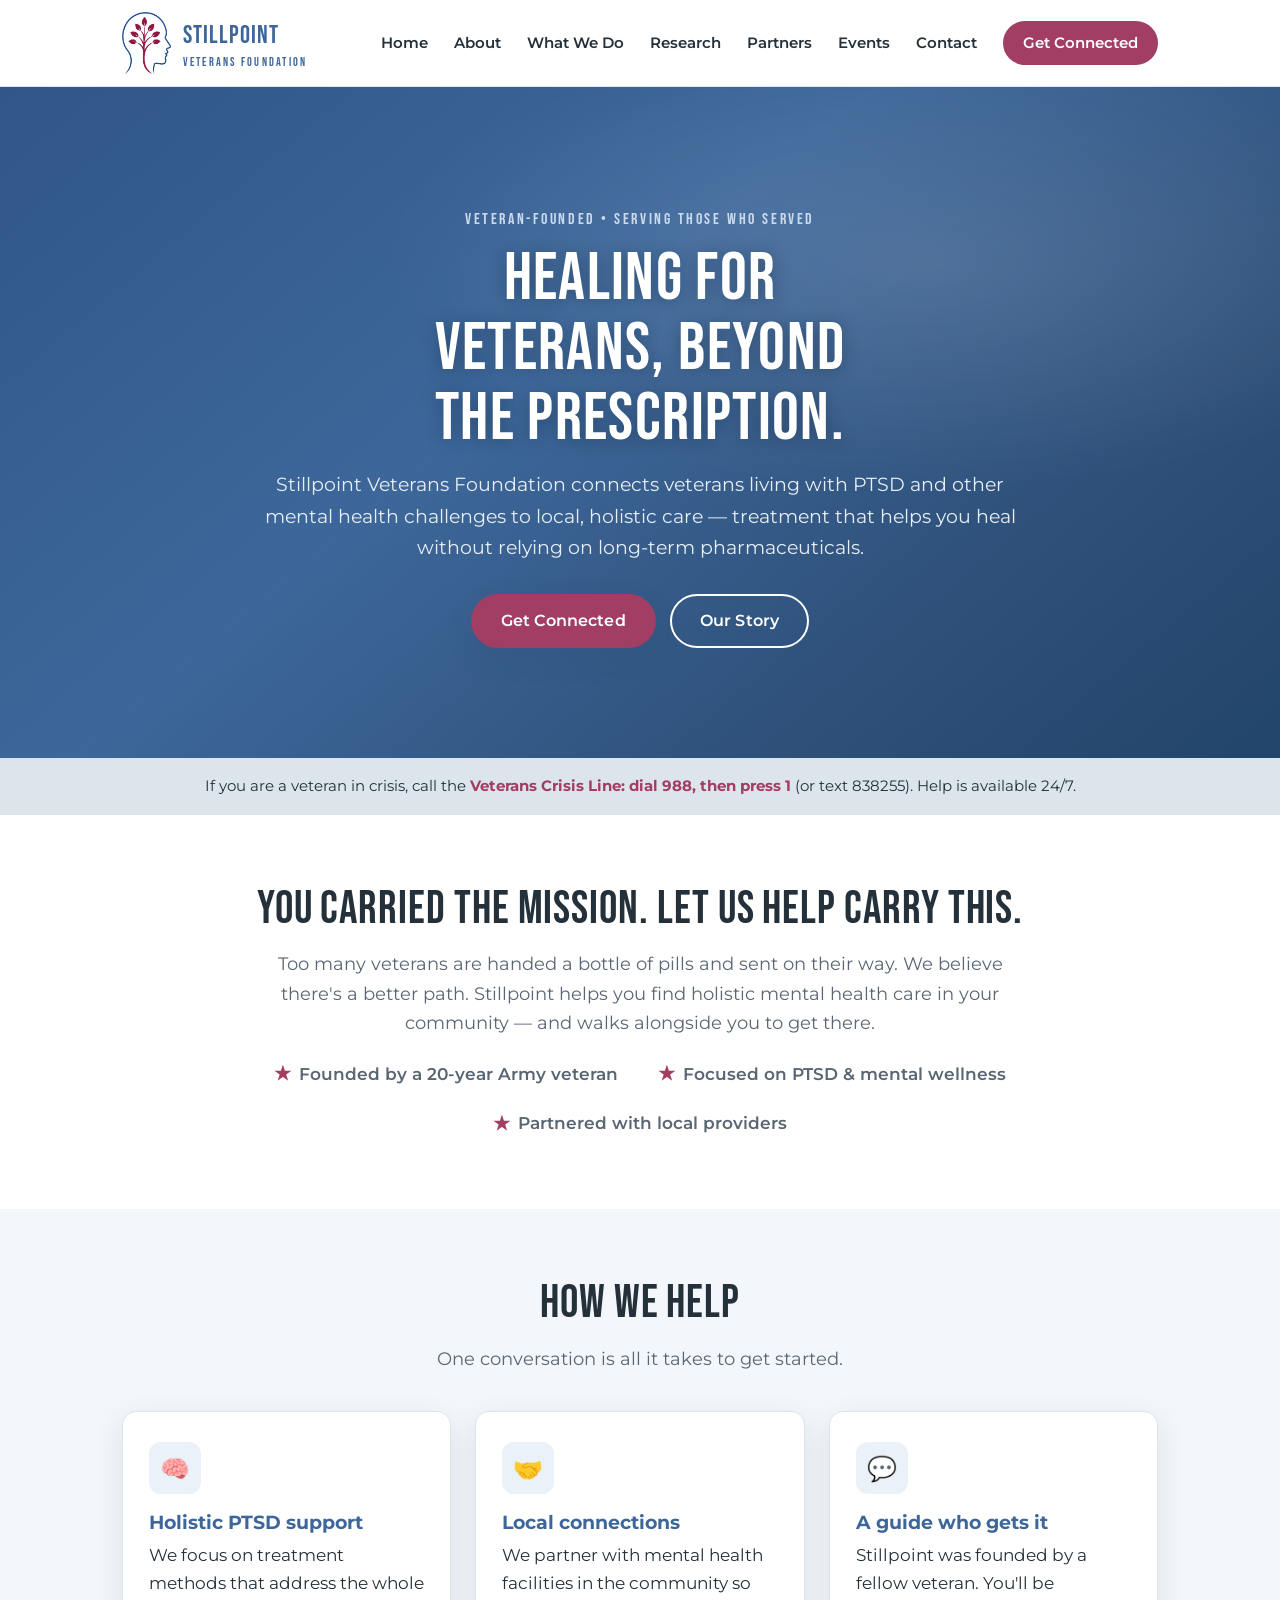
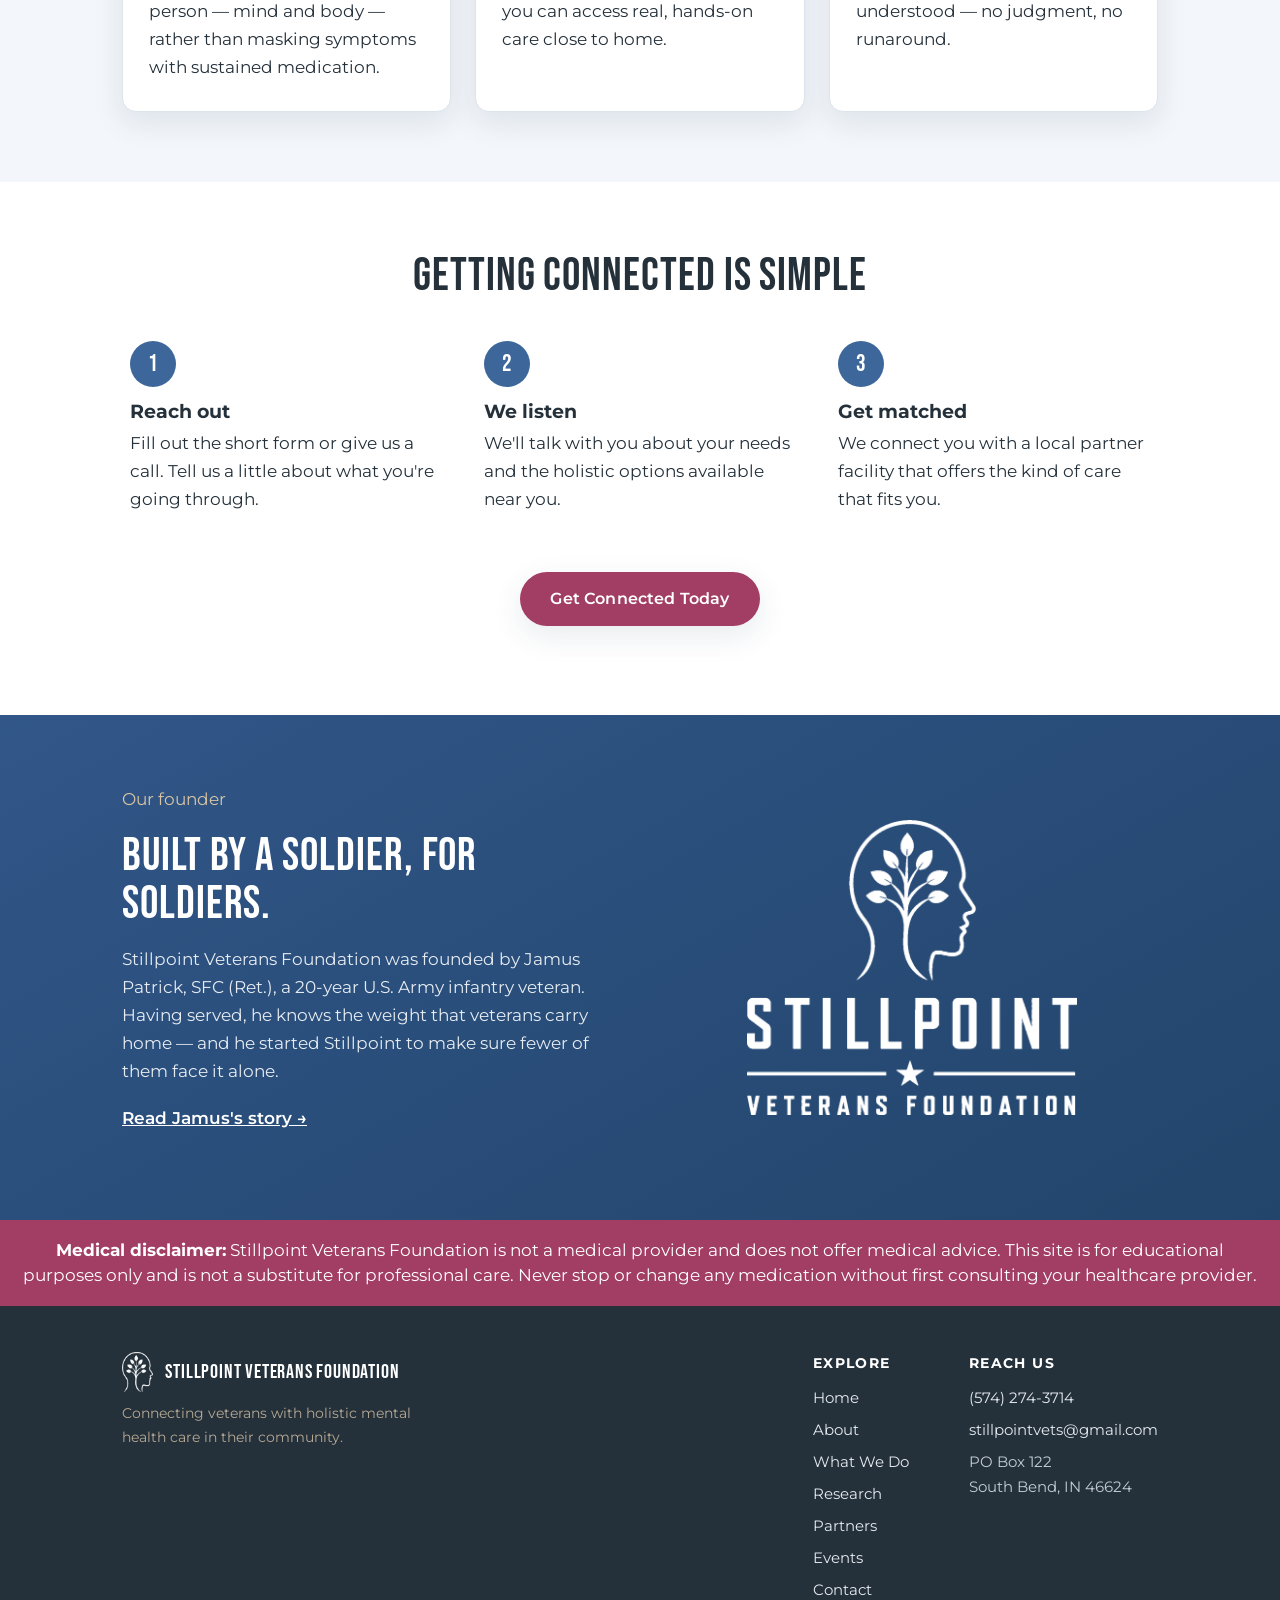
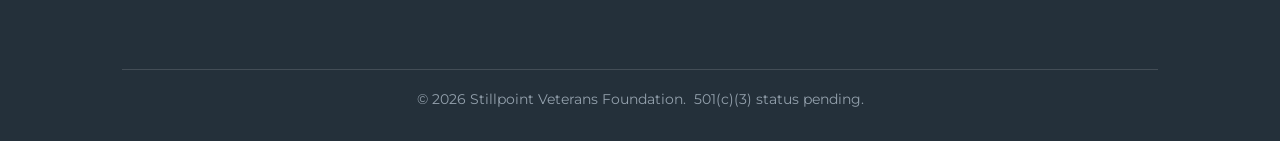
<file: index.html>
<!DOCTYPE html>
<html lang="en">
<head>
<meta charset="UTF-8">
<meta name="viewport" content="width=device-width, initial-scale=1">
<title>Stillpoint Veterans Foundation — Holistic Mental Health Support for Veterans</title>
<meta name="description" content="Stillpoint Veterans Foundation connects veterans with local, holistic treatment for PTSD and mental health — care that doesn't rely on long-term medication. Founded by a 20-year Army veteran.">
<link rel="icon" href="images/favicon.png">
<link rel="apple-touch-icon" href="images/app-icon-180.png">
<link rel="manifest" href="manifest.json">
<meta name="theme-color" content="#3D679A">
<meta name="apple-mobile-web-app-capable" content="yes">
<meta name="apple-mobile-web-app-status-bar-style" content="black-translucent">
<meta name="apple-mobile-web-app-title" content="Stillpoint">
<link rel="stylesheet" href="styles.css">
</head>
<body>

<header class="site">
  <div class="nav">
    <a class="brand" href="index.html">
      <img src="images/logo-emblem.png" alt="Stillpoint Veterans Foundation logo">
      <span>Stillpoint<small>Veterans Foundation</small></span>
    </a>
    <button class="menu-btn" aria-label="Menu" onclick="document.getElementById('nav').classList.toggle('open')">☰</button>
    <nav class="nav-links" id="nav">
      <a href="index.html">Home</a>
      <a href="about.html">About</a>
      <a href="services.html">What We Do</a>
      <a href="research.html">Research</a>
      <a href="partners.html">Partners</a>
      <a href="events.html">Events</a>
      <a href="contact.html">Contact</a>
      <a class="cta" href="contact.html">Get Connected</a>
    </nav>
  </div>
</header>

<section class="hero hero-photo">
  <div class="wrap">
    <p class="eyebrow">Veteran-founded &bull; Serving those who served</p>
    <h1>Healing for veterans, beyond the prescription.</h1>
    <p class="lead">Stillpoint Veterans Foundation connects veterans living with PTSD and other mental health challenges to local, holistic care — treatment that helps you heal without relying on long-term pharmaceuticals.</p>
    <div class="hero-actions">
      <a class="btn" href="contact.html">Get Connected</a>
      <a class="btn btn-outline" href="about.html">Our Story</a>
    </div>
  </div>
</section>

<div class="disclaimer">
  If you are a veteran in crisis, call the <b>Veterans Crisis Line: dial 988, then press 1</b> (or text 838255). Help is available 24/7.
</div>

<section class="band">
  <div class="wrap center">
    <h2>You carried the mission. Let us help carry this.</h2>
    <p class="lead-center">Too many veterans are handed a bottle of pills and sent on their way. We believe there's a better path. Stillpoint helps you find holistic mental health care in your community — and walks alongside you to get there.</p>
    <div class="trust">
      <span><span class="dot">&#9733;</span> Founded by a 20-year Army veteran</span>
      <span><span class="dot">&#9733;</span> Focused on PTSD &amp; mental wellness</span>
      <span><span class="dot">&#9733;</span> Partnered with local providers</span>
    </div>
  </div>
</section>

<section class="band sand">
  <div class="wrap">
    <h2 class="center">How we help</h2>
    <p class="lead-center">One conversation is all it takes to get started.</p>
    <div class="cards">
      <div class="card">
        <div class="ic">&#129504;</div>
        <h3>Holistic PTSD support</h3>
        <p>We focus on treatment methods that address the whole person — mind and body — rather than masking symptoms with sustained medication.</p>
      </div>
      <div class="card">
        <div class="ic">&#129309;</div>
        <h3>Local connections</h3>
        <p>We partner with mental health facilities in the community so you can access real, hands-on care close to home.</p>
      </div>
      <div class="card">
        <div class="ic">&#128172;</div>
        <h3>A guide who gets it</h3>
        <p>Stillpoint was founded by a fellow veteran. You'll be understood — no judgment, no runaround.</p>
      </div>
    </div>
  </div>
</section>

<section class="band">
  <div class="wrap">
    <h2 class="center">Getting connected is simple</h2>
    <div class="steps">
      <div class="step">
        <div class="num">1</div>
        <h3>Reach out</h3>
        <p>Fill out the short form or give us a call. Tell us a little about what you're going through.</p>
      </div>
      <div class="step">
        <div class="num">2</div>
        <h3>We listen</h3>
        <p>We'll talk with you about your needs and the holistic options available near you.</p>
      </div>
      <div class="step">
        <div class="num">3</div>
        <h3>Get matched</h3>
        <p>We connect you with a local partner facility that offers the kind of care that fits you.</p>
      </div>
    </div>
    <p class="center" style="margin-top:40px"><a class="btn" href="contact.html">Get Connected Today</a></p>
  </div>
</section>

<section class="band ink">
  <div class="wrap feature">
    <div>
      <p class="eyebrow" style="color:#D9C4A3">Our founder</p>
      <h2>Built by a soldier, for soldiers.</h2>
      <p>Stillpoint Veterans Foundation was founded by Jamus Patrick, SFC (Ret.), a 20-year U.S. Army infantry veteran. Having served, he knows the weight that veterans carry home — and he started Stillpoint to make sure fewer of them face it alone.</p>
      <p><a href="about.html" style="color:#fff;font-weight:600;text-decoration:underline">Read Jamus's story &rarr;</a></p>
    </div>
    <div class="media"><img src="images/logo-full-white.png" alt="Stillpoint Veterans Foundation logo"></div>
  </div>
</section>

<div class="med-disclaimer">
  <b>Medical disclaimer:</b> Stillpoint Veterans Foundation is not a medical provider and does not offer medical advice. This site is for educational purposes only and is not a substitute for professional care. Never stop or change any medication without first consulting your healthcare provider.
</div>

<footer class="site">
  <div class="wrap">
    <div>
      <div class="fbrand"><img src="images/logo-emblem-white.png" alt=""> Stillpoint Veterans Foundation</div>
      <p class="note" style="max-width:34ch;color:#b7a994">Connecting veterans with holistic mental health care in their community.</p>
    </div>
    <div class="cols">
      <div>
        <h4>Explore</h4>
        <ul>
          <li><a href="index.html">Home</a></li>
          <li><a href="about.html">About</a></li>
          <li><a href="services.html">What We Do</a></li>
          <li><a href="research.html">Research</a></li>
          <li><a href="partners.html">Partners</a></li>
          <li><a href="events.html">Events</a></li>
          <li><a href="contact.html">Contact</a></li>
        </ul>
      </div>
      <div>
        <h4>Reach us</h4>
        <ul>
          <li><a href="tel:+15742743714">(574) 274-3714</a></li>
          <li><a href="mailto:stillpointvets@gmail.com">stillpointvets@gmail.com</a></li>
          <li>PO Box 122<br>South Bend, IN 46624</li>
        </ul>
      </div>
    </div>
    <div class="copyright">&copy; 2026 Stillpoint Veterans Foundation. &nbsp;501(c)(3) status pending.</div>
  </div>
</footer>

<div class="modal-overlay" id="signupModal" aria-hidden="true">
  <div class="modal" role="dialog" aria-modal="true" aria-labelledby="signupTitle">
    <button class="modal-close" id="signupClose" aria-label="Close">&times;</button>
    <img class="modal-logo" src="images/logo-emblem.png" alt="">
    <h2 id="signupTitle" class="modal-title">Get Connected</h2>
    <p class="modal-sub">Leave your first name and email, and we'll keep you in the loop on events, resources, and ways we can help.</p>
    <form id="signupForm" action="https://formspree.io/f/xnjejylo" method="POST">
      <input type="text" name="first_name" placeholder="First name" required autocomplete="given-name">
      <input type="email" name="email" placeholder="Email address" required autocomplete="email">
      <input type="hidden" name="_subject" value="New email sign-up (website pop-up)">
      <input type="hidden" name="source" value="Website pop-up sign-up">
      <button type="submit" class="btn">Get Connected</button>
      <div class="modal-msg" id="signupMsg" hidden></div>
    </form>
  </div>
</div>

<script>
(function(){
  var KEY='spv_signup_v1';
  var modal=document.getElementById('signupModal');
  if(!modal||localStorage.getItem(KEY))return;
  var form=document.getElementById('signupForm');
  var msg=document.getElementById('signupMsg');
  function openM(){modal.classList.add('open');modal.setAttribute('aria-hidden','false');}
  function closeM(){modal.classList.remove('open');modal.setAttribute('aria-hidden','true');}
  function dismiss(){try{localStorage.setItem(KEY,'1');}catch(e){}closeM();}
  setTimeout(openM,2000);
  document.getElementById('signupClose').addEventListener('click',dismiss);
  modal.addEventListener('click',function(e){if(e.target===modal)dismiss();});
  document.addEventListener('keydown',function(e){if(e.key==='Escape'&&modal.classList.contains('open'))dismiss();});
  form.addEventListener('submit',function(e){
    e.preventDefault();
    try{fetch('https://hook.us2.make.com/cr7r39e715reb5mv0twqetcye0jjpnhx',{method:'POST',body:new FormData(form)});}catch(err){}
    fetch(form.action,{method:'POST',body:new FormData(form),headers:{'Accept':'application/json'}})
      .then(function(r){
        if(r.ok){
          var els=form.querySelectorAll('input[type=text],input[type=email],button');
          for(var i=0;i<els.length;i++){els[i].style.display='none';}
          msg.hidden=false;msg.textContent="Thank you — you're connected!";
          try{localStorage.setItem(KEY,'1');}catch(e){}
          setTimeout(closeM,2400);
        }else{msg.hidden=false;msg.style.color='#A23D63';msg.textContent='Something went wrong — please try again.';}
      })
      .catch(function(){msg.hidden=false;msg.style.color='#A23D63';msg.textContent='Something went wrong — please try again.';});
  });
})();
</script>

</body>
</html>
</file>
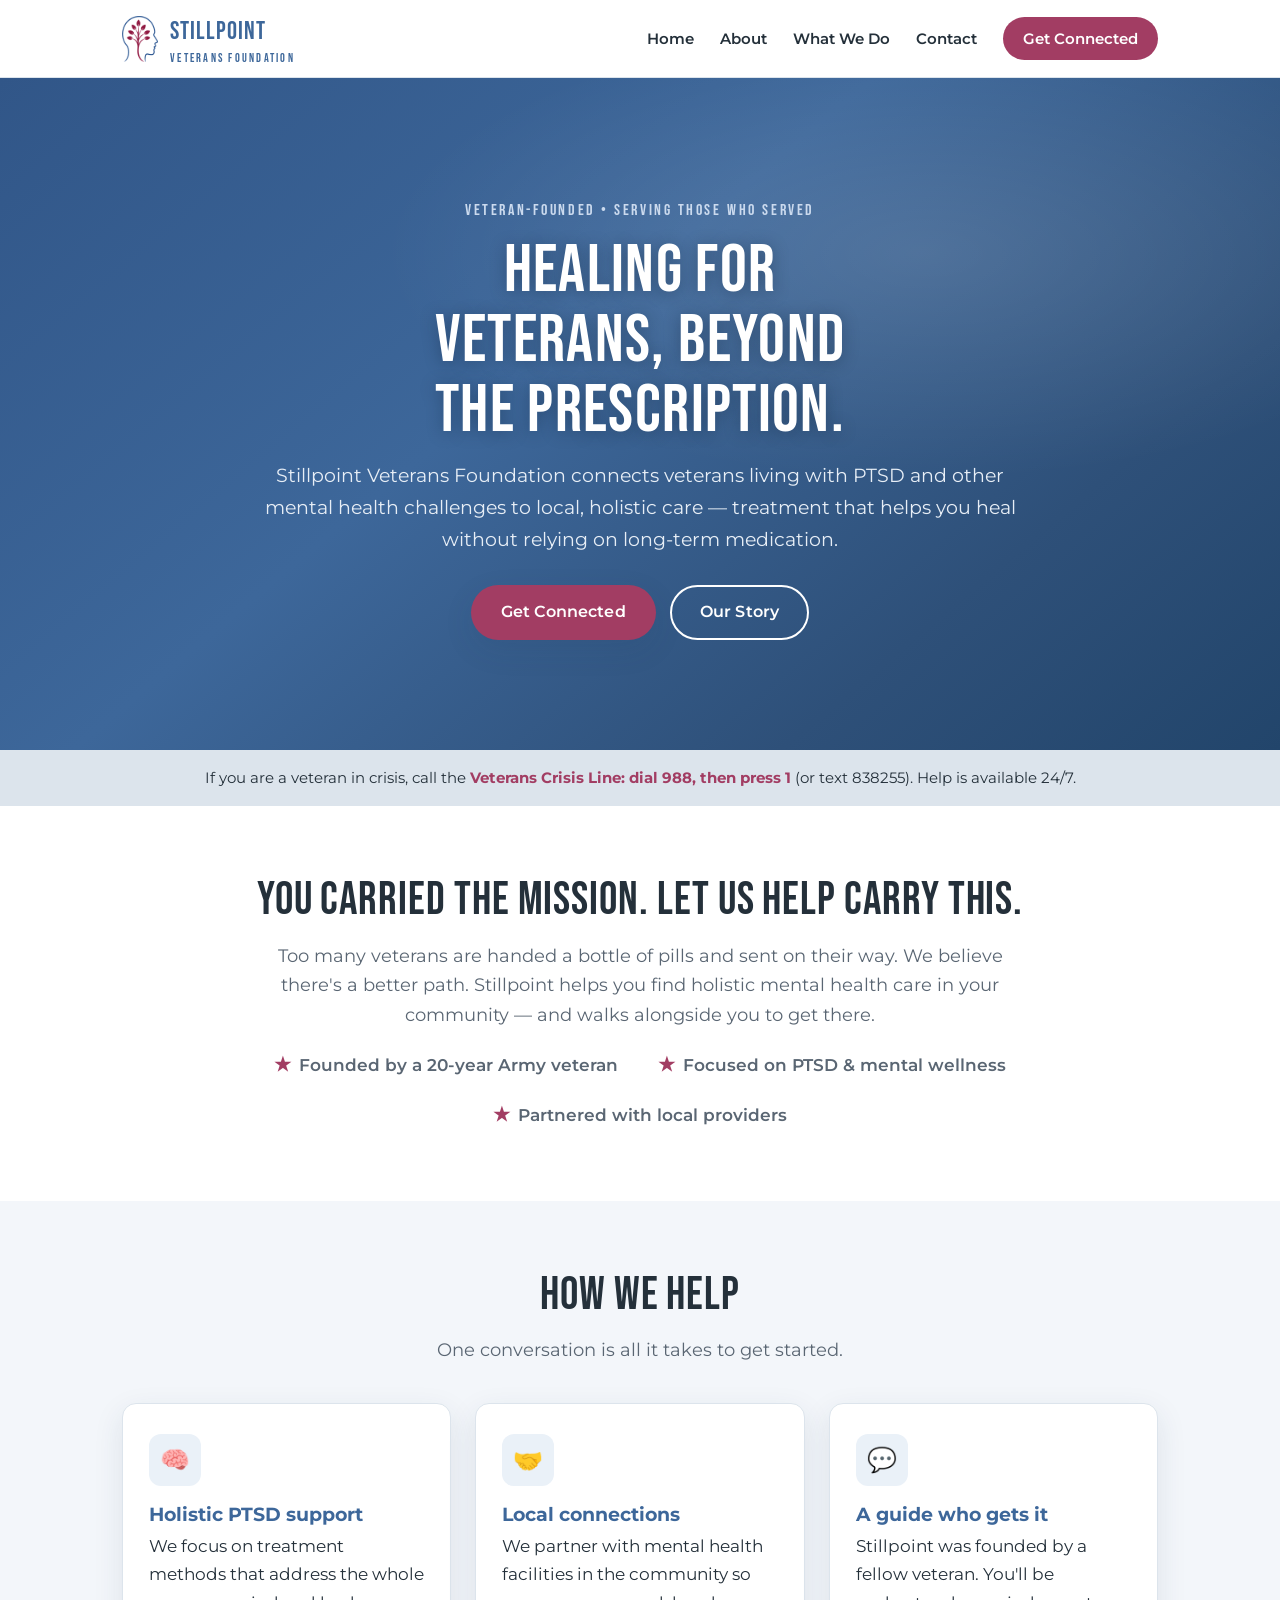
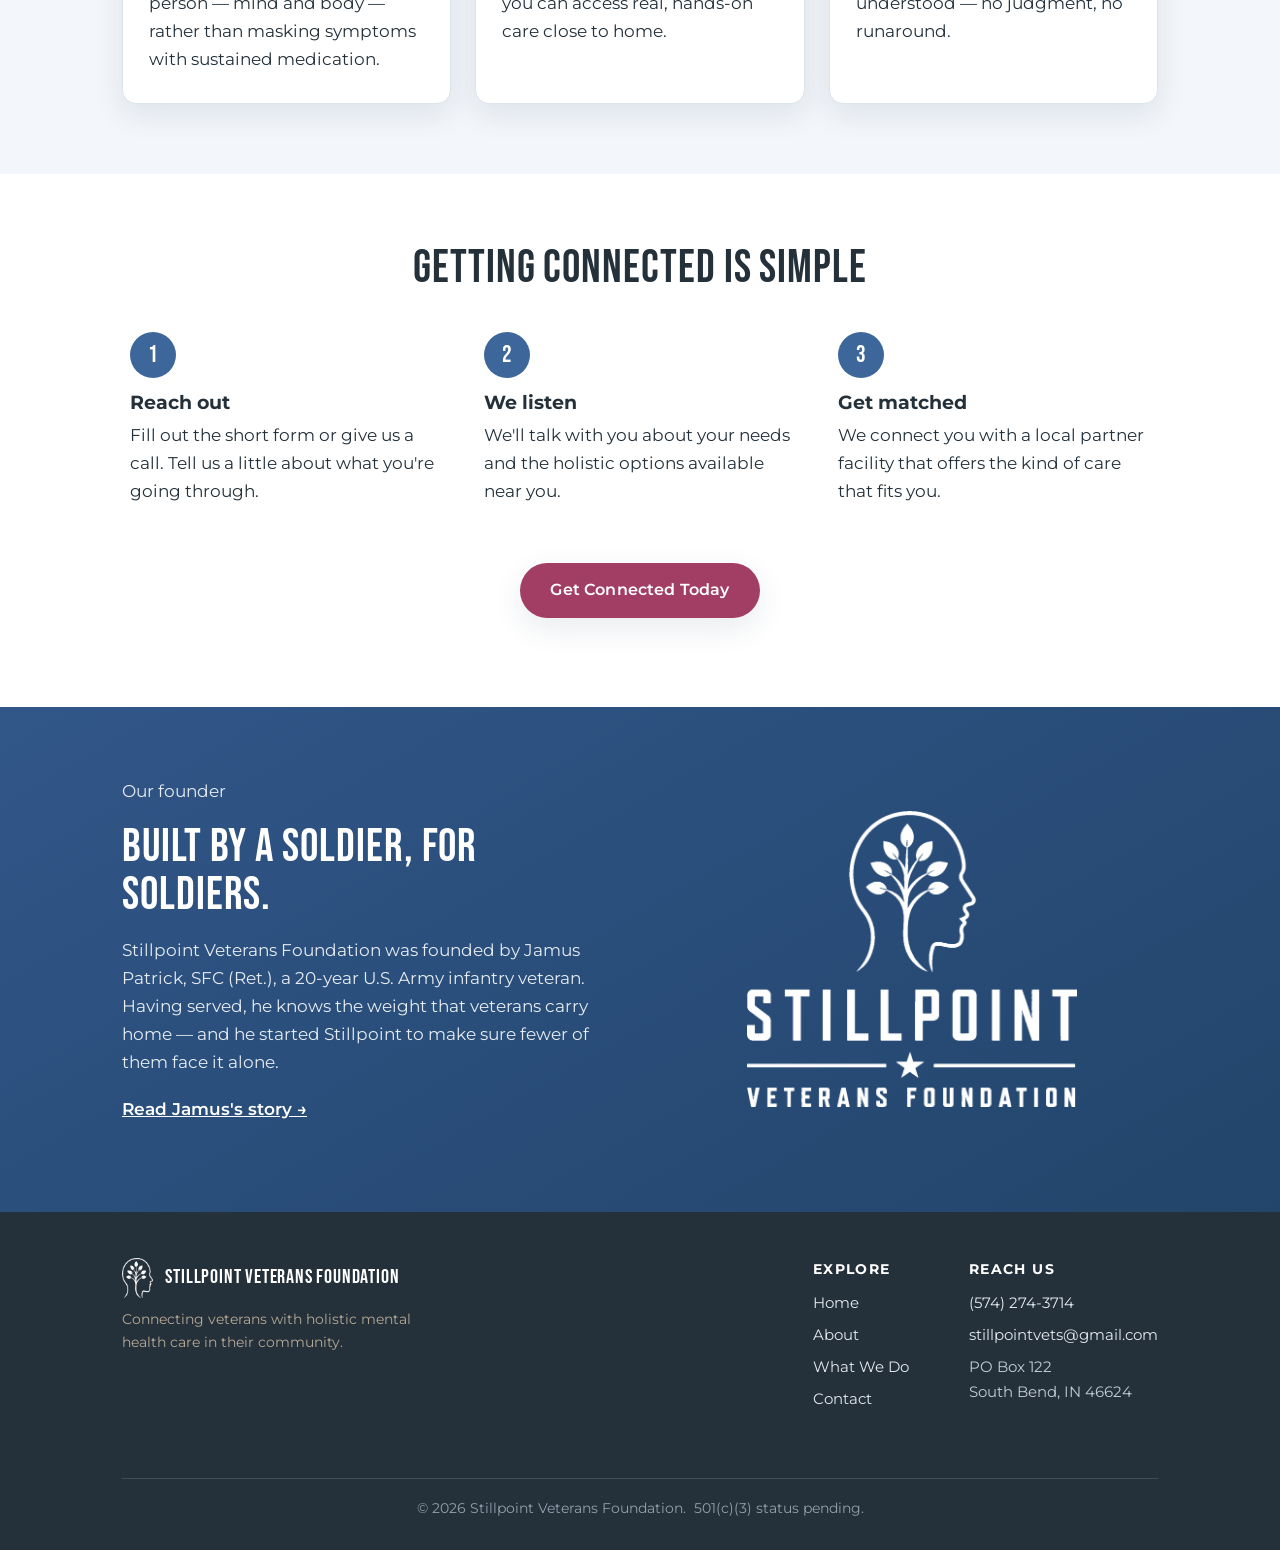
<file: website/index.html>
<!DOCTYPE html>
<html lang="en">
<head>
<meta charset="UTF-8">
<meta name="viewport" content="width=device-width, initial-scale=1">
<title>Stillpoint Veterans Foundation — Holistic Mental Health Support for Veterans</title>
<meta name="description" content="Stillpoint Veterans Foundation connects veterans with local, holistic treatment for PTSD and mental health — care that doesn't rely on long-term medication. Founded by a 20-year Army veteran.">
<link rel="icon" href="images/favicon.png">
<link rel="stylesheet" href="styles.css">
</head>
<body>

<header class="site">
  <div class="nav">
    <a class="brand" href="index.html">
      <img src="images/logo-emblem.png" alt="Stillpoint Veterans Foundation logo">
      <span>Stillpoint<small>Veterans Foundation</small></span>
    </a>
    <button class="menu-btn" aria-label="Menu" onclick="document.getElementById('nav').classList.toggle('open')">☰</button>
    <nav class="nav-links" id="nav">
      <a href="index.html">Home</a>
      <a href="about.html">About</a>
      <a href="services.html">What We Do</a>
      <a href="contact.html">Contact</a>
      <a class="cta" href="contact.html">Get Connected</a>
    </nav>
  </div>
</header>

<section class="hero hero-photo">
  <div class="wrap">
    <p class="eyebrow">Veteran-founded &bull; Serving those who served</p>
    <h1>Healing for veterans, beyond the prescription.</h1>
    <p class="lead">Stillpoint Veterans Foundation connects veterans living with PTSD and other mental health challenges to local, holistic care — treatment that helps you heal without relying on long-term medication.</p>
    <div class="hero-actions">
      <a class="btn" href="contact.html">Get Connected</a>
      <a class="btn btn-outline" href="about.html">Our Story</a>
    </div>
  </div>
</section>

<div class="disclaimer">
  If you are a veteran in crisis, call the <b>Veterans Crisis Line: dial 988, then press 1</b> (or text 838255). Help is available 24/7.
</div>

<section class="band">
  <div class="wrap center">
    <h2>You carried the mission. Let us help carry this.</h2>
    <p class="lead-center">Too many veterans are handed a bottle of pills and sent on their way. We believe there's a better path. Stillpoint helps you find holistic mental health care in your community — and walks alongside you to get there.</p>
    <div class="trust">
      <span><span class="dot">&#9733;</span> Founded by a 20-year Army veteran</span>
      <span><span class="dot">&#9733;</span> Focused on PTSD &amp; mental wellness</span>
      <span><span class="dot">&#9733;</span> Partnered with local providers</span>
    </div>
  </div>
</section>

<section class="band sand">
  <div class="wrap">
    <h2 class="center">How we help</h2>
    <p class="lead-center">One conversation is all it takes to get started.</p>
    <div class="cards">
      <div class="card">
        <div class="ic">&#129504;</div>
        <h3>Holistic PTSD support</h3>
        <p>We focus on treatment methods that address the whole person — mind and body — rather than masking symptoms with sustained medication.</p>
      </div>
      <div class="card">
        <div class="ic">&#129309;</div>
        <h3>Local connections</h3>
        <p>We partner with mental health facilities in the community so you can access real, hands-on care close to home.</p>
      </div>
      <div class="card">
        <div class="ic">&#128172;</div>
        <h3>A guide who gets it</h3>
        <p>Stillpoint was founded by a fellow veteran. You'll be understood — no judgment, no runaround.</p>
      </div>
    </div>
  </div>
</section>

<section class="band">
  <div class="wrap">
    <h2 class="center">Getting connected is simple</h2>
    <div class="steps">
      <div class="step">
        <div class="num">1</div>
        <h3>Reach out</h3>
        <p>Fill out the short form or give us a call. Tell us a little about what you're going through.</p>
      </div>
      <div class="step">
        <div class="num">2</div>
        <h3>We listen</h3>
        <p>We'll talk with you about your needs and the holistic options available near you.</p>
      </div>
      <div class="step">
        <div class="num">3</div>
        <h3>Get matched</h3>
        <p>We connect you with a local partner facility that offers the kind of care that fits you.</p>
      </div>
    </div>
    <p class="center" style="margin-top:40px"><a class="btn" href="contact.html">Get Connected Today</a></p>
  </div>
</section>

<section class="band ink">
  <div class="wrap feature">
    <div>
      <p class="eyebrow" style="color:var(--tan)">Our founder</p>
      <h2>Built by a soldier, for soldiers.</h2>
      <p>Stillpoint Veterans Foundation was founded by Jamus Patrick, SFC (Ret.), a 20-year U.S. Army infantry veteran. Having served, he knows the weight that veterans carry home — and he started Stillpoint to make sure fewer of them face it alone.</p>
      <p><a href="about.html" style="color:#fff;font-weight:600;text-decoration:underline">Read Jamus's story &rarr;</a></p>
    </div>
    <div class="media"><img src="images/logo-full-white.png" alt="Stillpoint Veterans Foundation logo"></div>
  </div>
</section>

<footer class="site">
  <div class="wrap">
    <div>
      <div class="fbrand"><img src="images/logo-emblem-white.png" alt=""> Stillpoint Veterans Foundation</div>
      <p class="note" style="max-width:34ch;color:#b7a994">Connecting veterans with holistic mental health care in their community.</p>
    </div>
    <div class="cols">
      <div>
        <h4>Explore</h4>
        <ul>
          <li><a href="index.html">Home</a></li>
          <li><a href="about.html">About</a></li>
          <li><a href="services.html">What We Do</a></li>
          <li><a href="contact.html">Contact</a></li>
        </ul>
      </div>
      <div>
        <h4>Reach us</h4>
        <ul>
          <li><a href="tel:+15742743714">(574) 274-3714</a></li>
          <li><a href="mailto:stillpointvets@gmail.com">stillpointvets@gmail.com</a></li>
          <li>PO Box 122<br>South Bend, IN 46624</li>
        </ul>
      </div>
    </div>
    <div class="copyright">&copy; 2026 Stillpoint Veterans Foundation. &nbsp;501(c)(3) status pending.</div>
  </div>
</footer>

</body>
</html>
</file>
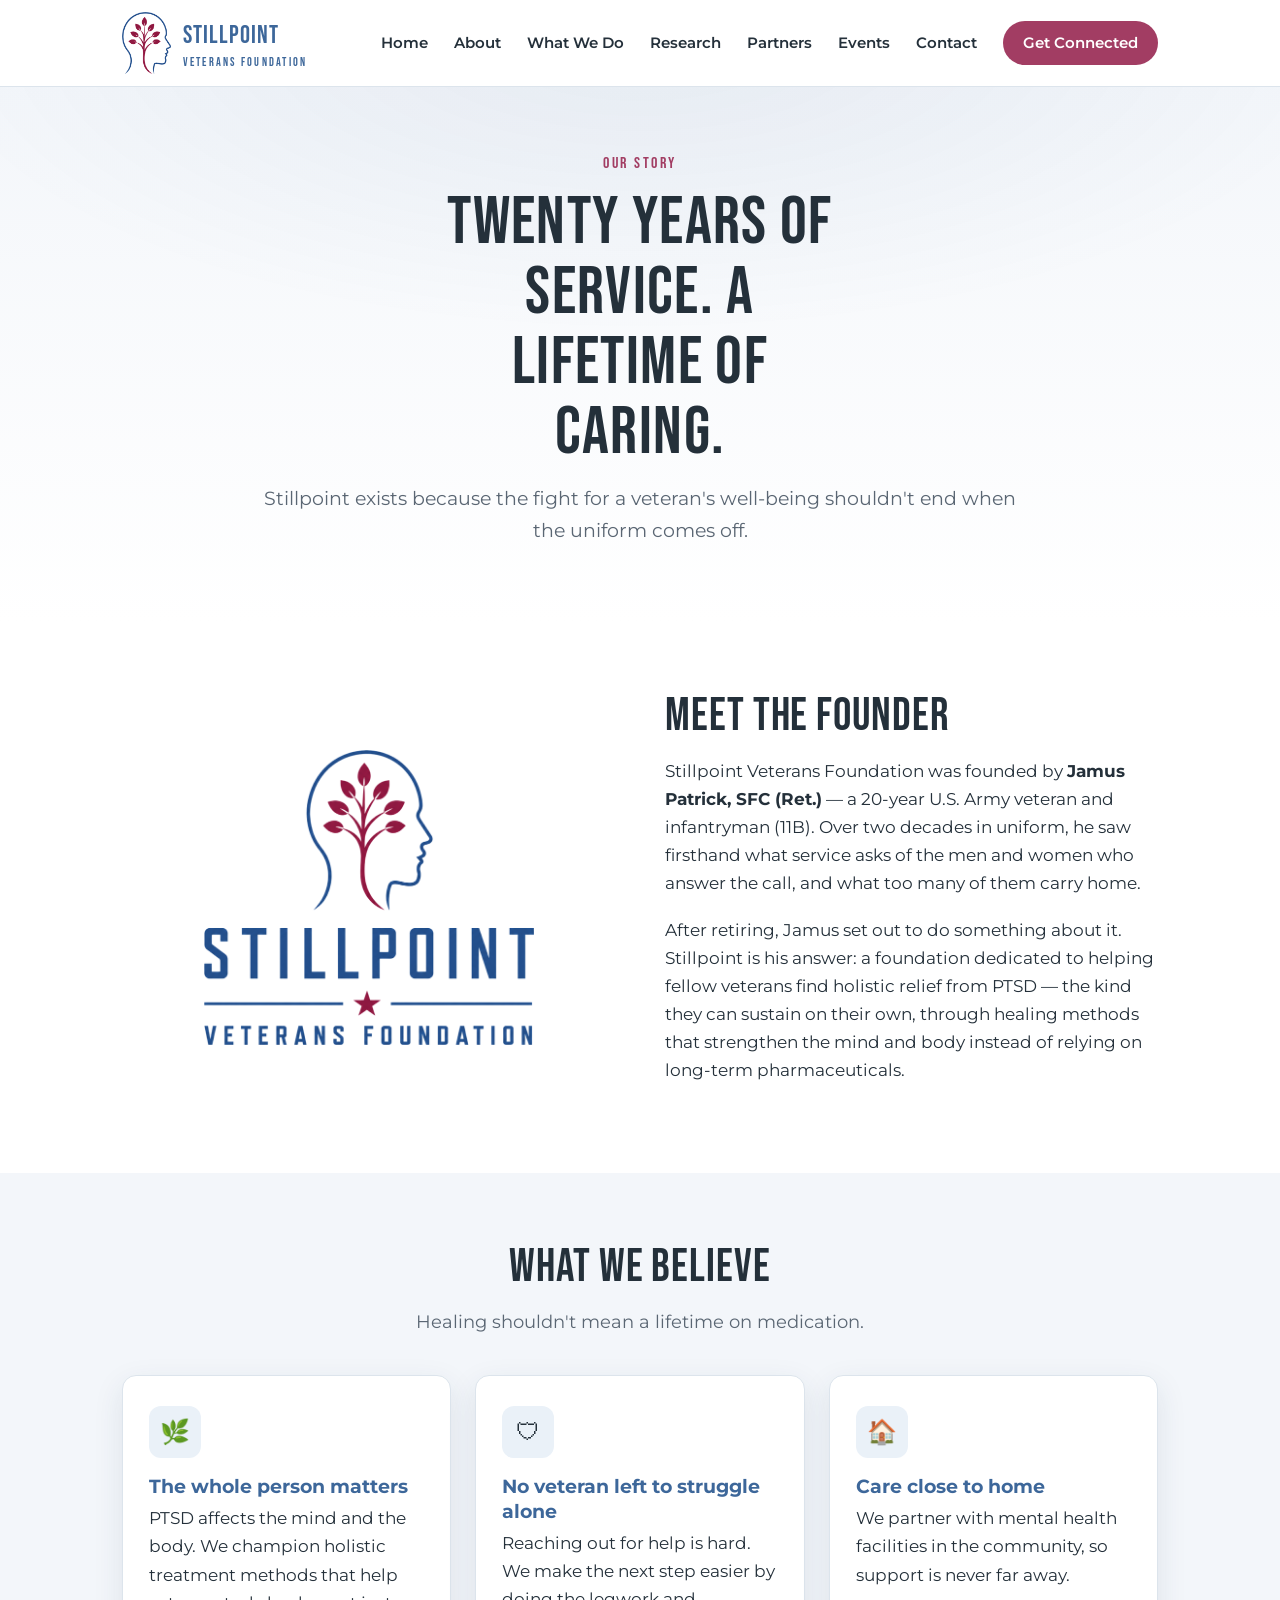
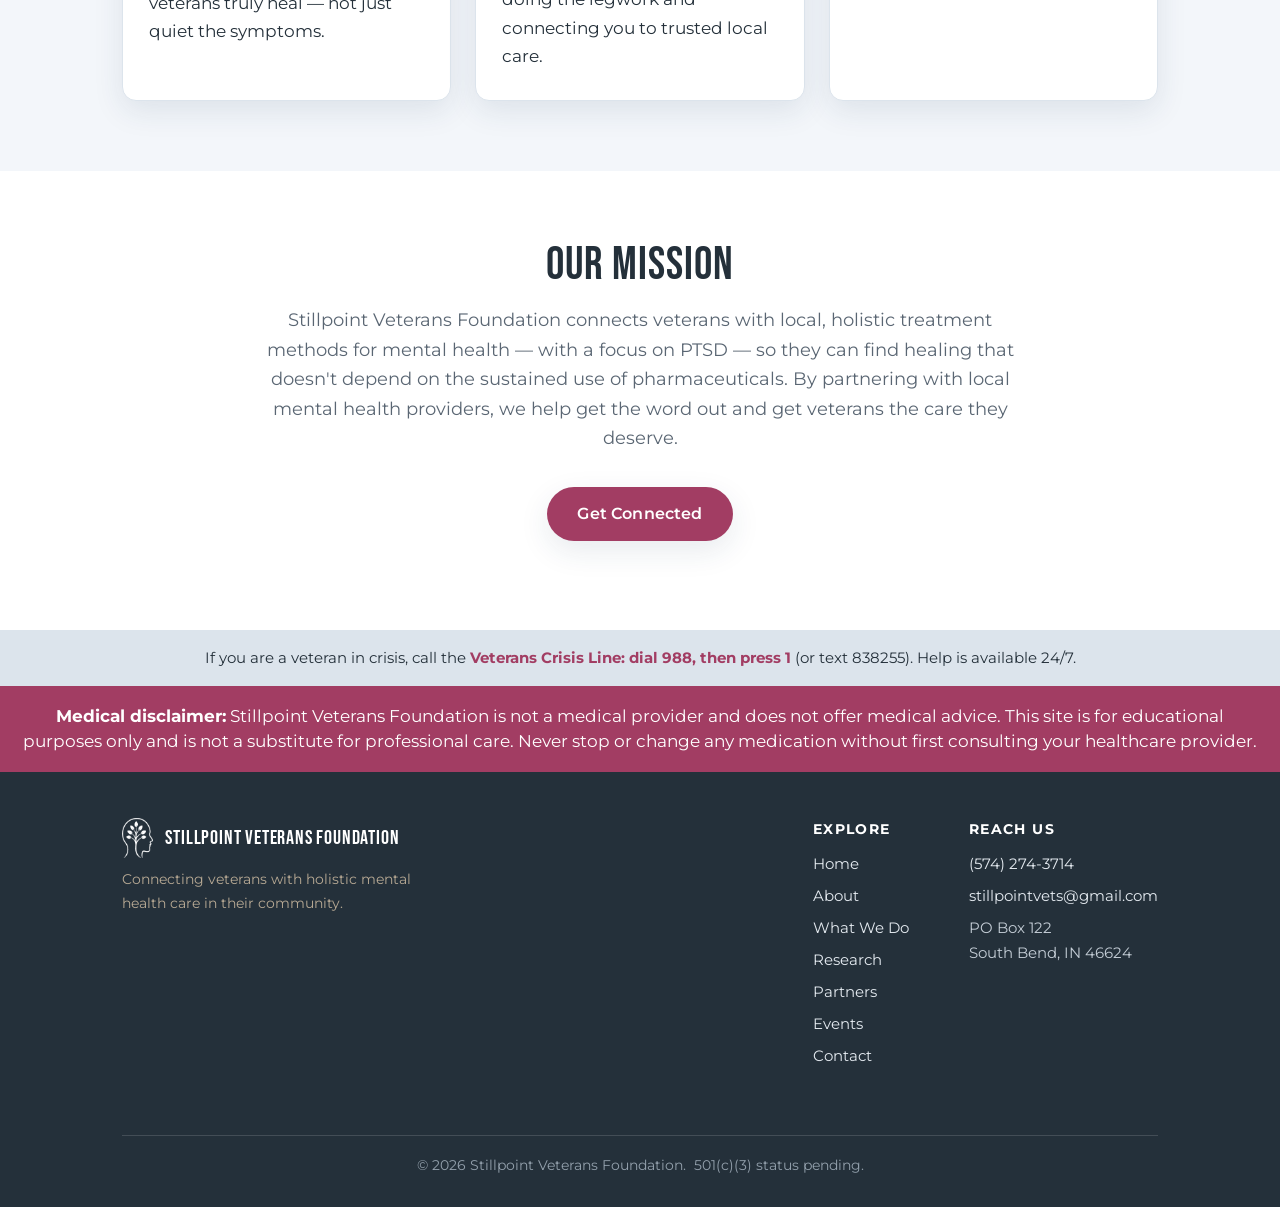
<file: about.html>
<!DOCTYPE html>
<html lang="en">
<head>
<meta charset="UTF-8">
<meta name="viewport" content="width=device-width, initial-scale=1">
<title>About — Stillpoint Veterans Foundation</title>
<meta name="description" content="Stillpoint Veterans Foundation was founded by Jamus Patrick, SFC (Ret.), a 20-year U.S. Army veteran, to connect veterans with holistic mental health care for PTSD.">
<link rel="icon" href="images/favicon.png">
<link rel="apple-touch-icon" href="images/app-icon-180.png">
<link rel="manifest" href="manifest.json">
<meta name="theme-color" content="#3D679A">
<meta name="apple-mobile-web-app-capable" content="yes">
<meta name="apple-mobile-web-app-status-bar-style" content="black-translucent">
<meta name="apple-mobile-web-app-title" content="Stillpoint">
<link rel="stylesheet" href="styles.css">
</head>
<body>

<header class="site">
  <div class="nav">
    <a class="brand" href="index.html">
      <img src="images/logo-emblem.png" alt="Stillpoint Veterans Foundation logo">
      <span>Stillpoint<small>Veterans Foundation</small></span>
    </a>
    <button class="menu-btn" aria-label="Menu" onclick="document.getElementById('nav').classList.toggle('open')">☰</button>
    <nav class="nav-links" id="nav">
      <a href="index.html">Home</a>
      <a href="about.html">About</a>
      <a href="services.html">What We Do</a>
      <a href="research.html">Research</a>
      <a href="partners.html">Partners</a>
      <a href="events.html">Events</a>
      <a href="contact.html">Contact</a>
      <a class="cta" href="contact.html">Get Connected</a>
    </nav>
  </div>
</header>

<section class="hero" style="padding:64px 0 46px">
  <div class="wrap">
    <p class="eyebrow">Our Story</p>
    <h1>Twenty years of service. A lifetime of caring.</h1>
    <p class="lead">Stillpoint exists because the fight for a veteran's well-being shouldn't end when the uniform comes off.</p>
  </div>
</section>

<section class="band">
  <div class="wrap feature">
    <div class="media"><img src="images/logo-full.png" alt="Stillpoint Veterans Foundation logo"></div>
    <div>
      <h2>Meet the founder</h2>
      <p>Stillpoint Veterans Foundation was founded by <b>Jamus Patrick, SFC (Ret.)</b> — a 20-year U.S. Army veteran and infantryman (11B). Over two decades in uniform, he saw firsthand what service asks of the men and women who answer the call, and what too many of them carry home.</p>
      <p>After retiring, Jamus set out to do something about it. Stillpoint is his answer: a foundation dedicated to helping fellow veterans find holistic relief from PTSD — the kind they can sustain on their own, through healing methods that strengthen the mind and body instead of relying on long-term pharmaceuticals.</p>
    </div>
  </div>
</section>

<section class="band sand">
  <div class="wrap">
    <h2 class="center">What we believe</h2>
    <p class="lead-center">Healing shouldn't mean a lifetime on medication.</p>
    <div class="cards">
      <div class="card">
        <div class="ic">&#127807;</div>
        <h3>The whole person matters</h3>
        <p>PTSD affects the mind and the body. We champion holistic treatment methods that help veterans truly heal — not just quiet the symptoms.</p>
      </div>
      <div class="card">
        <div class="ic">&#128737;</div>
        <h3>No veteran left to struggle alone</h3>
        <p>Reaching out for help is hard. We make the next step easier by doing the legwork and connecting you to trusted local care.</p>
      </div>
      <div class="card">
        <div class="ic">&#127968;</div>
        <h3>Care close to home</h3>
        <p>We partner with mental health facilities in the community, so support is never far away.</p>
      </div>
    </div>
  </div>
</section>

<section class="band">
  <div class="wrap center">
    <h2>Our mission</h2>
    <p class="lead-center">Stillpoint Veterans Foundation connects veterans with local, holistic treatment methods for mental health — with a focus on PTSD — so they can find healing that doesn't depend on the sustained use of pharmaceuticals. By partnering with local mental health providers, we help get the word out and get veterans the care they deserve.</p>
    <p class="center" style="margin-top:34px"><a class="btn" href="contact.html">Get Connected</a></p>
  </div>
</section>

<div class="disclaimer">
  If you are a veteran in crisis, call the <b>Veterans Crisis Line: dial 988, then press 1</b> (or text 838255). Help is available 24/7.
</div>

<div class="med-disclaimer">
  <b>Medical disclaimer:</b> Stillpoint Veterans Foundation is not a medical provider and does not offer medical advice. This site is for educational purposes only and is not a substitute for professional care. Never stop or change any medication without first consulting your healthcare provider.
</div>

<footer class="site">
  <div class="wrap">
    <div>
      <div class="fbrand"><img src="images/logo-emblem-white.png" alt=""> Stillpoint Veterans Foundation</div>
      <p class="note" style="max-width:34ch;color:#b7a994">Connecting veterans with holistic mental health care in their community.</p>
    </div>
    <div class="cols">
      <div>
        <h4>Explore</h4>
        <ul>
          <li><a href="index.html">Home</a></li>
          <li><a href="about.html">About</a></li>
          <li><a href="services.html">What We Do</a></li>
          <li><a href="research.html">Research</a></li>
          <li><a href="partners.html">Partners</a></li>
          <li><a href="events.html">Events</a></li>
          <li><a href="contact.html">Contact</a></li>
        </ul>
      </div>
      <div>
        <h4>Reach us</h4>
        <ul>
          <li><a href="tel:+15742743714">(574) 274-3714</a></li>
          <li><a href="mailto:stillpointvets@gmail.com">stillpointvets@gmail.com</a></li>
          <li>PO Box 122<br>South Bend, IN 46624</li>
        </ul>
      </div>
    </div>
    <div class="copyright">&copy; 2026 Stillpoint Veterans Foundation. &nbsp;501(c)(3) status pending.</div>
  </div>
</footer>

</body>
</html>
</file>
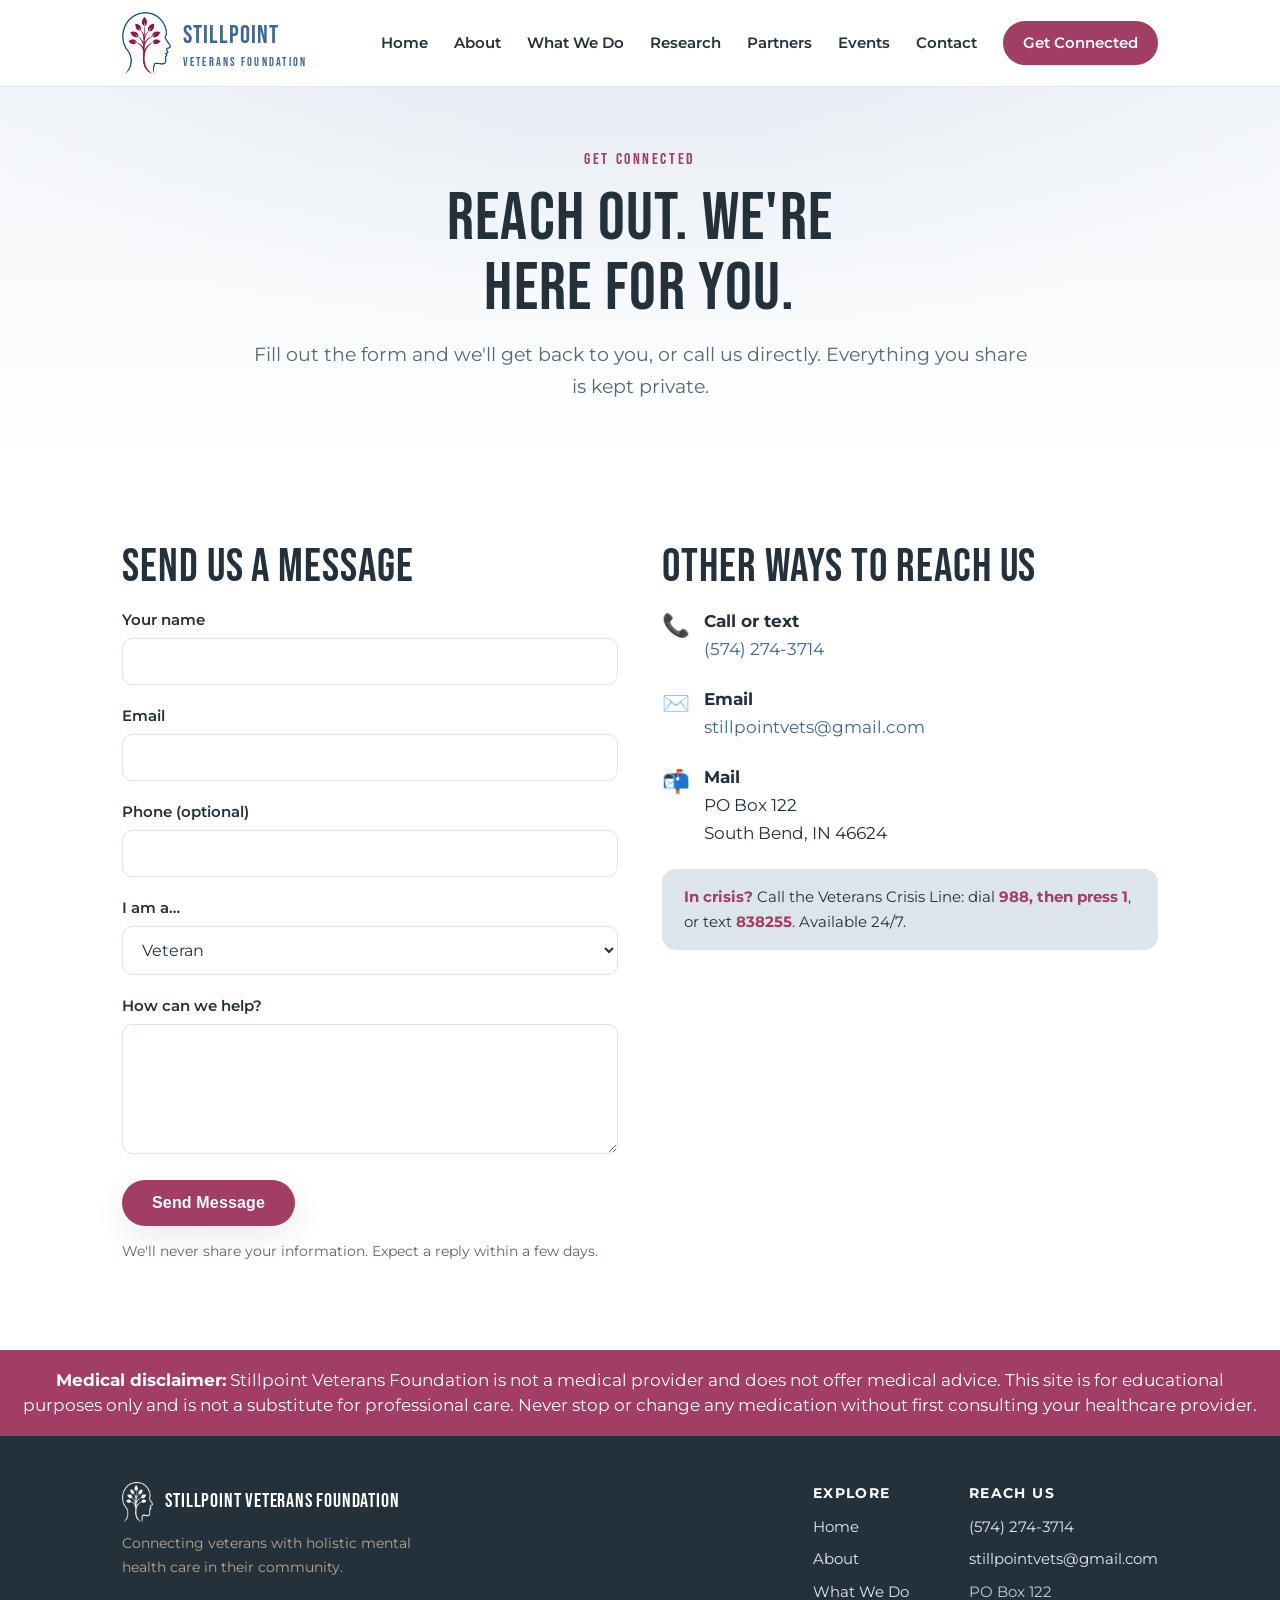
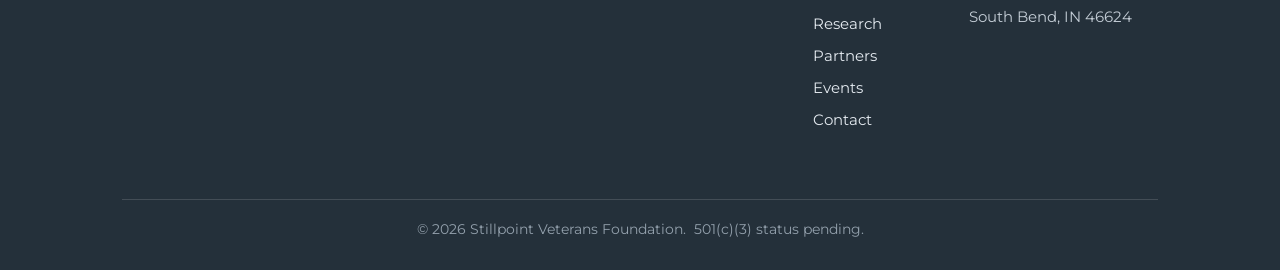
<file: contact.html>
<!DOCTYPE html>
<html lang="en">
<head>
<meta charset="UTF-8">
<meta name="viewport" content="width=device-width, initial-scale=1">
<title>Contact — Stillpoint Veterans Foundation</title>
<meta name="description" content="Get connected with holistic mental health care for veterans. Reach Stillpoint Veterans Foundation by form, phone, or email.">
<link rel="icon" href="images/favicon.png">
<link rel="apple-touch-icon" href="images/app-icon-180.png">
<link rel="manifest" href="manifest.json">
<meta name="theme-color" content="#3D679A">
<meta name="apple-mobile-web-app-capable" content="yes">
<meta name="apple-mobile-web-app-status-bar-style" content="black-translucent">
<meta name="apple-mobile-web-app-title" content="Stillpoint">
<link rel="stylesheet" href="styles.css">
</head>
<body>

<header class="site">
  <div class="nav">
    <a class="brand" href="index.html">
      <img src="images/logo-emblem.png" alt="Stillpoint Veterans Foundation logo">
      <span>Stillpoint<small>Veterans Foundation</small></span>
    </a>
    <button class="menu-btn" aria-label="Menu" onclick="document.getElementById('nav').classList.toggle('open')">☰</button>
    <nav class="nav-links" id="nav">
      <a href="index.html">Home</a>
      <a href="about.html">About</a>
      <a href="services.html">What We Do</a>
      <a href="research.html">Research</a>
      <a href="partners.html">Partners</a>
      <a href="events.html">Events</a>
      <a href="contact.html">Contact</a>
      <a class="cta" href="contact.html">Get Connected</a>
    </nav>
  </div>
</header>

<section class="hero" style="padding:60px 0 40px">
  <div class="wrap">
    <p class="eyebrow">Get Connected</p>
    <h1>Reach out. We're here for you.</h1>
    <p class="lead">Fill out the form and we'll get back to you, or call us directly. Everything you share is kept private.</p>
  </div>
</section>

<section class="band">
  <div class="wrap contact-grid">
    <div>
      <h2>Send us a message</h2>
      <!-- FORMSPREE: connected to Stillpoint's form endpoint -->
      <form action="https://formspree.io/f/xnjejylo" method="POST">
        <div class="form-field">
          <label for="name">Your name</label>
          <input type="text" id="name" name="name" required>
        </div>
        <div class="form-field">
          <label for="email">Email</label>
          <input type="email" id="email" name="email" required>
        </div>
        <div class="form-field">
          <label for="phone">Phone (optional)</label>
          <input type="tel" id="phone" name="phone">
        </div>
        <div class="form-field">
          <label for="role">I am a&hellip;</label>
          <select id="role" name="role">
            <option>Veteran</option>
            <option>Family member of a veteran</option>
            <option>Mental health provider</option>
            <option>Other</option>
          </select>
        </div>
        <div class="form-field">
          <label for="message">How can we help?</label>
          <textarea id="message" name="message" required></textarea>
        </div>
        <input type="hidden" name="_subject" value="New message from Stillpoint website">
        <button class="btn" type="submit">Send Message</button>
        <p class="note" style="margin-top:14px">We'll never share your information. Expect a reply within a few days.</p>
      </form>
    </div>

    <div>
      <h2>Other ways to reach us</h2>
      <ul class="contact-info">
        <li>
          <span class="ic">&#128222;</span>
          <span><b>Call or text</b><a href="tel:+15742743714">(574) 274-3714</a></span>
        </li>
        <li>
          <span class="ic">&#9993;&#65039;</span>
          <span><b>Email</b><a href="mailto:stillpointvets@gmail.com">stillpointvets@gmail.com</a></span>
        </li>
        <li>
          <span class="ic">&#128236;</span>
          <span><b>Mail</b>PO Box 122<br>South Bend, IN 46624</span>
        </li>
      </ul>

      <div class="disclaimer" style="border-radius:14px;text-align:left;margin-top:16px">
        <b>In crisis?</b> Call the Veterans Crisis Line: dial <b>988, then press 1</b>, or text <b>838255</b>. Available 24/7.
      </div>
    </div>
  </div>
</section>

<div class="med-disclaimer">
  <b>Medical disclaimer:</b> Stillpoint Veterans Foundation is not a medical provider and does not offer medical advice. This site is for educational purposes only and is not a substitute for professional care. Never stop or change any medication without first consulting your healthcare provider.
</div>

<footer class="site">
  <div class="wrap">
    <div>
      <div class="fbrand"><img src="images/logo-emblem-white.png" alt=""> Stillpoint Veterans Foundation</div>
      <p class="note" style="max-width:34ch;color:#b7a994">Connecting veterans with holistic mental health care in their community.</p>
    </div>
    <div class="cols">
      <div>
        <h4>Explore</h4>
        <ul>
          <li><a href="index.html">Home</a></li>
          <li><a href="about.html">About</a></li>
          <li><a href="services.html">What We Do</a></li>
          <li><a href="research.html">Research</a></li>
          <li><a href="partners.html">Partners</a></li>
          <li><a href="events.html">Events</a></li>
          <li><a href="contact.html">Contact</a></li>
        </ul>
      </div>
      <div>
        <h4>Reach us</h4>
        <ul>
          <li><a href="tel:+15742743714">(574) 274-3714</a></li>
          <li><a href="mailto:stillpointvets@gmail.com">stillpointvets@gmail.com</a></li>
          <li>PO Box 122<br>South Bend, IN 46624</li>
        </ul>
      </div>
    </div>
    <div class="copyright">&copy; 2026 Stillpoint Veterans Foundation. &nbsp;501(c)(3) status pending.</div>
  </div>
</footer>

</body>
</html>
</file>
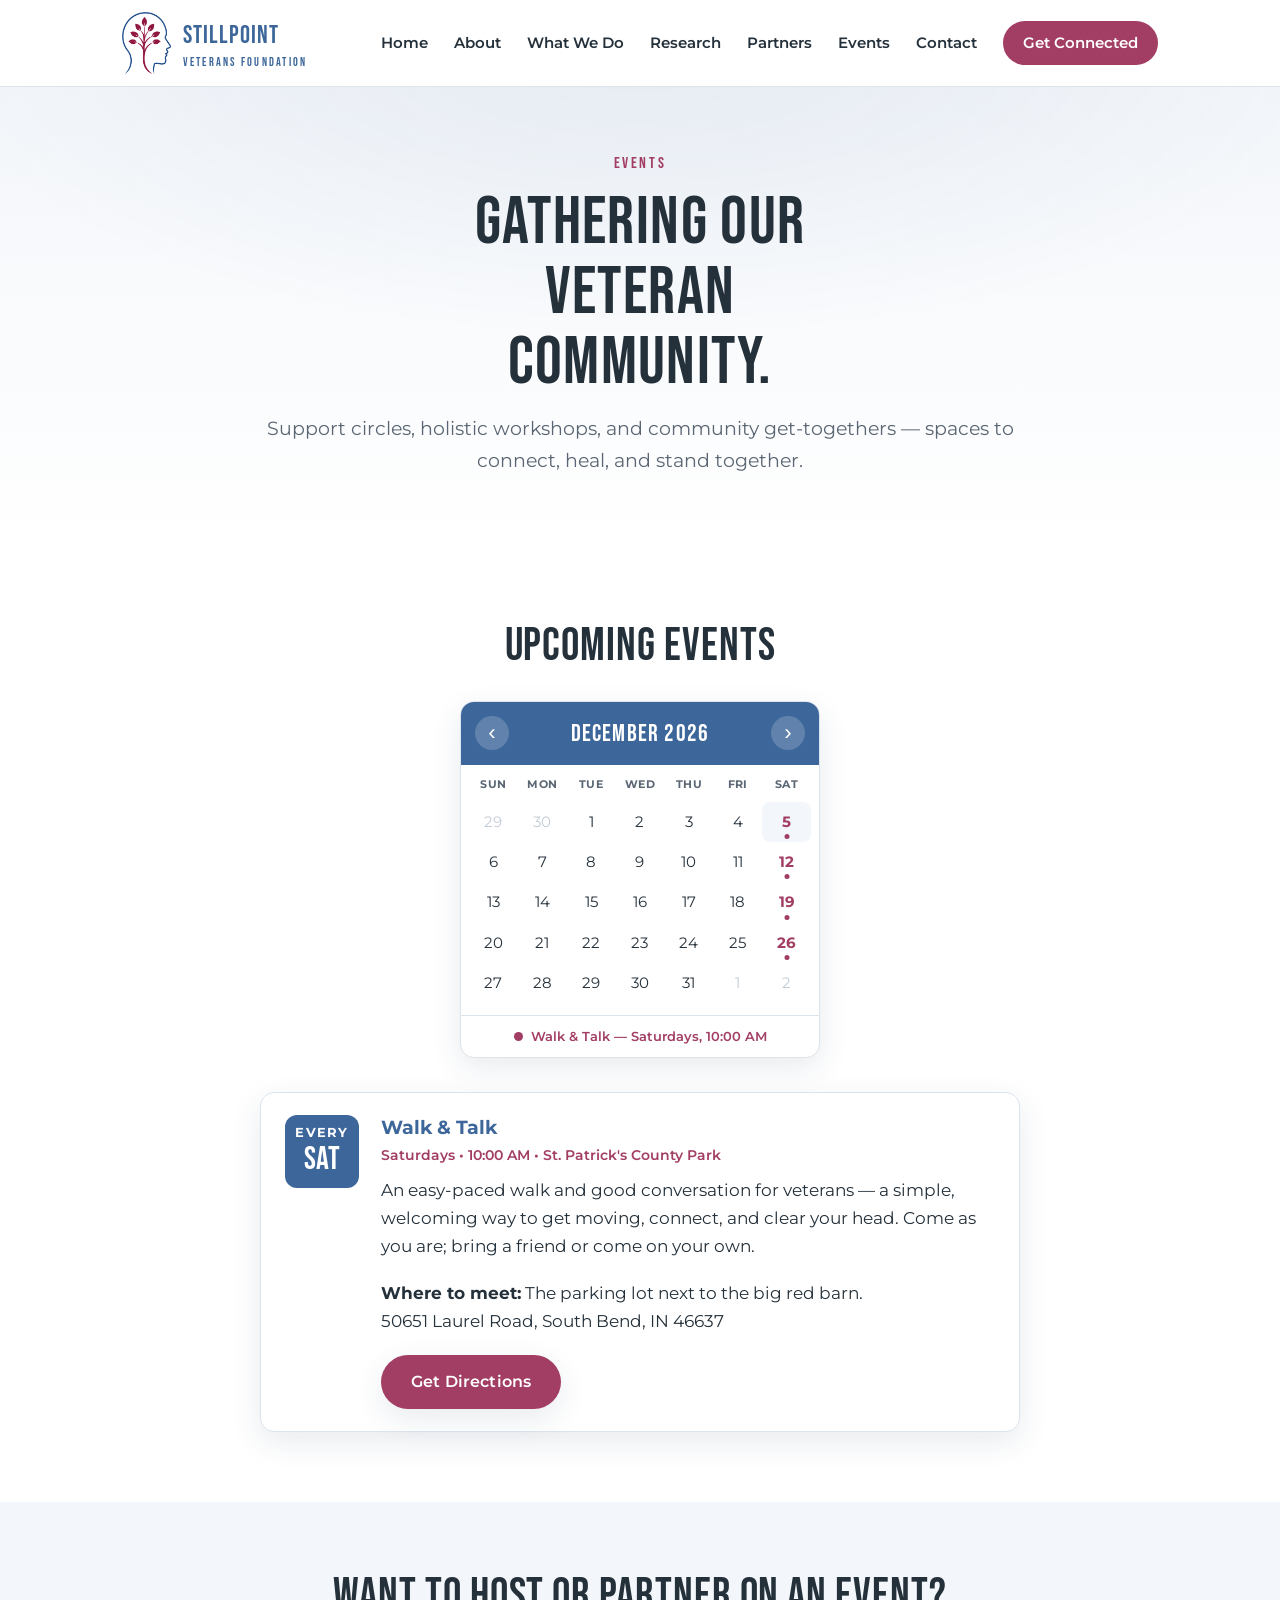
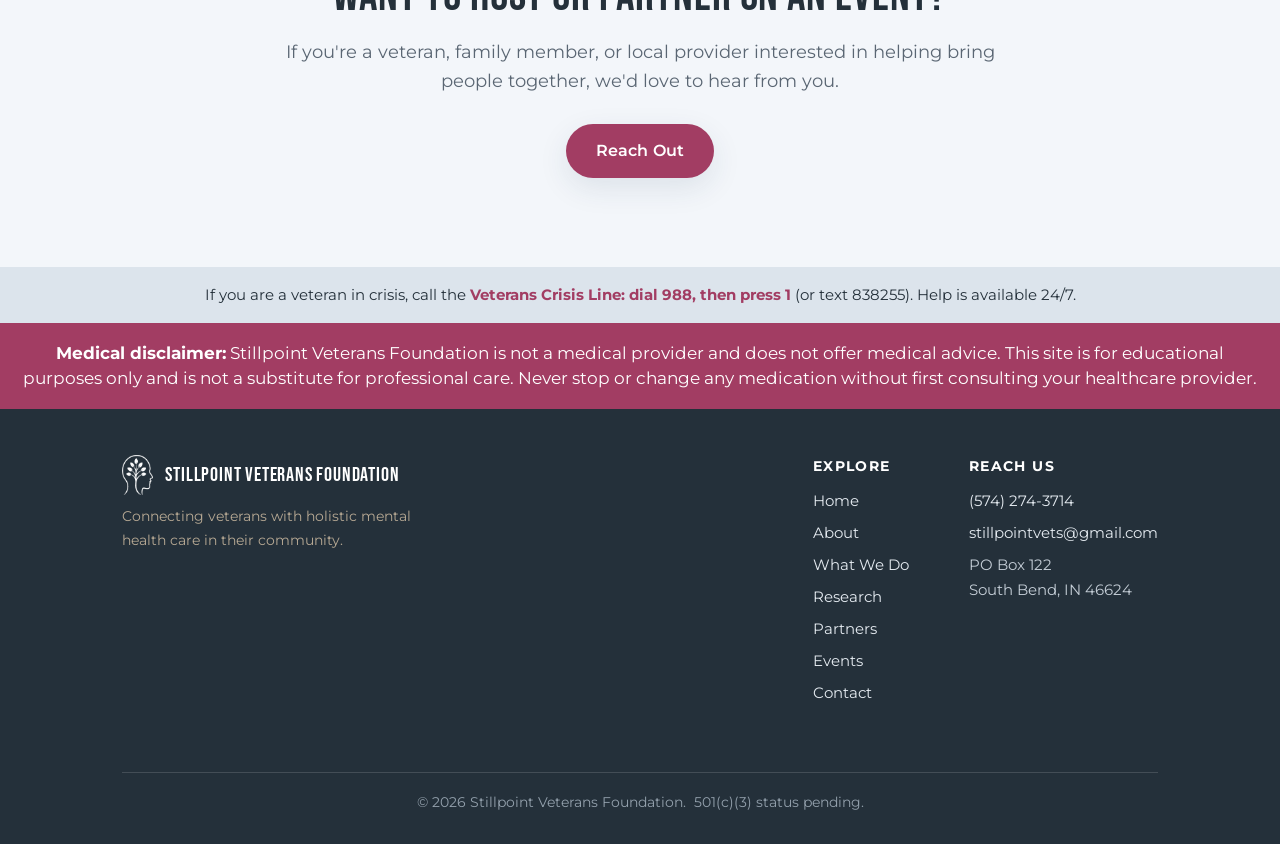
<file: events.html>
<!DOCTYPE html>
<html lang="en">
<head>
<meta charset="UTF-8">
<meta name="viewport" content="width=device-width, initial-scale=1">
<title>Events — Stillpoint Veterans Foundation</title>
<meta name="description" content="Upcoming events, gatherings, and workshops from Stillpoint Veterans Foundation for veterans and their families.">
<link rel="icon" href="images/favicon.png">
<link rel="apple-touch-icon" href="images/app-icon-180.png">
<link rel="manifest" href="manifest.json">
<meta name="theme-color" content="#3D679A">
<meta name="apple-mobile-web-app-capable" content="yes">
<meta name="apple-mobile-web-app-status-bar-style" content="black-translucent">
<meta name="apple-mobile-web-app-title" content="Stillpoint">
<link rel="stylesheet" href="styles.css">
</head>
<body>

<header class="site">
  <div class="nav">
    <a class="brand" href="index.html">
      <img src="images/logo-emblem.png" alt="Stillpoint Veterans Foundation logo">
      <span>Stillpoint<small>Veterans Foundation</small></span>
    </a>
    <button class="menu-btn" aria-label="Menu" onclick="document.getElementById('nav').classList.toggle('open')">☰</button>
    <nav class="nav-links" id="nav">
      <a href="index.html">Home</a>
      <a href="about.html">About</a>
      <a href="services.html">What We Do</a>
      <a href="research.html">Research</a>
      <a href="partners.html">Partners</a>
      <a href="events.html">Events</a>
      <a href="contact.html">Contact</a>
      <a class="cta" href="contact.html">Get Connected</a>
    </nav>
  </div>
</header>

<section class="hero" style="padding:64px 0 46px">
  <div class="wrap">
    <p class="eyebrow">Events</p>
    <h1>Gathering our veteran community.</h1>
    <p class="lead">Support circles, holistic workshops, and community get-togethers — spaces to connect, heal, and stand together.</p>
  </div>
</section>

<section class="band">
  <div class="wrap">
    <h2 class="center">Upcoming events</h2>

    <div class="calendar" id="cal">
      <div class="cal-head">
        <button class="cal-nav" id="calPrev" aria-label="Previous month">&#8249;</button>
        <div class="cal-title" id="calTitle">&nbsp;</div>
        <button class="cal-nav" id="calNext" aria-label="Next month">&#8250;</button>
      </div>
      <div class="cal-grid cal-dow">
        <span>Sun</span><span>Mon</span><span>Tue</span><span>Wed</span><span>Thu</span><span>Fri</span><span>Sat</span>
      </div>
      <div class="cal-grid" id="calDays"></div>
      <div class="cal-legend"><span class="cal-dot"></span> Walk &amp; Talk &mdash; Saturdays, 10:00 AM</div>
    </div>

    <div class="events">
      <article class="event-card">
        <div class="event-date"><span class="event-month">Every</span><span class="event-day">Sat</span></div>
        <div class="event-body">
          <h3>Walk &amp; Talk</h3>
          <p class="event-meta">Saturdays &bull; 10:00 AM &bull; St. Patrick's County Park</p>
          <p>An easy-paced walk and good conversation for veterans — a simple, welcoming way to get moving, connect, and clear your head. Come as you are; bring a friend or come on your own.</p>
          <p style="margin-bottom:14px"><b>Where to meet:</b> The parking lot next to the big red barn.<br>50651 Laurel Road, South Bend, IN 46637</p>
          <a class="btn" href="https://www.google.com/maps/search/?api=1&amp;query=50651+Laurel+Road+South+Bend+IN+46637" target="_blank" rel="noopener">Get Directions</a>
        </div>
      </article>
    </div>

    <!--
    EVENT CARD TEMPLATE (copy one per event into a <div class="events"> wrapper):

    <div class="events">
      <article class="event-card">
        <div class="event-date"><span class="event-month">MMM</span><span class="event-day">00</span></div>
        <div class="event-body">
          <h3>Event title</h3>
          <p class="event-meta">Time &bull; Location</p>
          <p>Short description of the event.</p>
          <a class="btn" href="contact.html">RSVP</a>
        </div>
      </article>
    </div>
    -->
  </div>
</section>

<section class="band sand">
  <div class="wrap center">
    <h2>Want to host or partner on an event?</h2>
    <p class="lead-center">If you're a veteran, family member, or local provider interested in helping bring people together, we'd love to hear from you.</p>
    <p class="center" style="margin-top:28px"><a class="btn" href="contact.html">Reach Out</a></p>
  </div>
</section>

<div class="disclaimer">
  If you are a veteran in crisis, call the <b>Veterans Crisis Line: dial 988, then press 1</b> (or text 838255). Help is available 24/7.
</div>

<div class="med-disclaimer">
  <b>Medical disclaimer:</b> Stillpoint Veterans Foundation is not a medical provider and does not offer medical advice. This site is for educational purposes only and is not a substitute for professional care. Never stop or change any medication without first consulting your healthcare provider.
</div>

<footer class="site">
  <div class="wrap">
    <div>
      <div class="fbrand"><img src="images/logo-emblem-white.png" alt=""> Stillpoint Veterans Foundation</div>
      <p class="note" style="max-width:34ch;color:#b7a994">Connecting veterans with holistic mental health care in their community.</p>
    </div>
    <div class="cols">
      <div>
        <h4>Explore</h4>
        <ul>
          <li><a href="index.html">Home</a></li>
          <li><a href="about.html">About</a></li>
          <li><a href="services.html">What We Do</a></li>
          <li><a href="research.html">Research</a></li>
          <li><a href="partners.html">Partners</a></li>
          <li><a href="events.html">Events</a></li>
          <li><a href="contact.html">Contact</a></li>
        </ul>
      </div>
      <div>
        <h4>Reach us</h4>
        <ul>
          <li><a href="tel:+15742743714">(574) 274-3714</a></li>
          <li><a href="mailto:stillpointvets@gmail.com">stillpointvets@gmail.com</a></li>
          <li>PO Box 122<br>South Bend, IN 46624</li>
        </ul>
      </div>
    </div>
    <div class="copyright">&copy; 2026 Stillpoint Veterans Foundation. &nbsp;501(c)(3) status pending.</div>
  </div>
</footer>

<script>
(function(){
  var titleEl=document.getElementById('calTitle'),daysEl=document.getElementById('calDays');
  if(!titleEl||!daysEl)return;
  var months=['January','February','March','April','May','June','July','August','September','October','November','December'];
  var today=new Date();
  var view=new Date(today.getFullYear(),today.getMonth(),1);
  function addCell(num,muted,dt){
    var c=document.createElement('div');
    c.className='cal-day'+(muted?' muted':'');
    if(dt){
      if(dt.getDay()===6)c.className+=' event';
      if(dt.toDateString()===today.toDateString())c.className+=' today';
    }
    c.textContent=num;
    daysEl.appendChild(c);
  }
  function render(){
    titleEl.textContent=months[view.getMonth()]+' '+view.getFullYear();
    daysEl.innerHTML='';
    var y=view.getFullYear(),m=view.getMonth();
    var startDow=new Date(y,m,1).getDay();
    var daysInMonth=new Date(y,m+1,0).getDate();
    var prevDays=new Date(y,m,0).getDate();
    for(var i=startDow-1;i>=0;i--)addCell(prevDays-i,true,null);
    for(var d=1;d<=daysInMonth;d++)addCell(d,false,new Date(y,m,d));
    var trailing=(7-((startDow+daysInMonth)%7))%7;
    for(var t=1;t<=trailing;t++)addCell(t,true,null);
  }
  document.getElementById('calPrev').addEventListener('click',function(){view.setMonth(view.getMonth()-1);render();});
  document.getElementById('calNext').addEventListener('click',function(){view.setMonth(view.getMonth()+1);render();});
  render();
})();
</script>

</body>
</html>
</file>
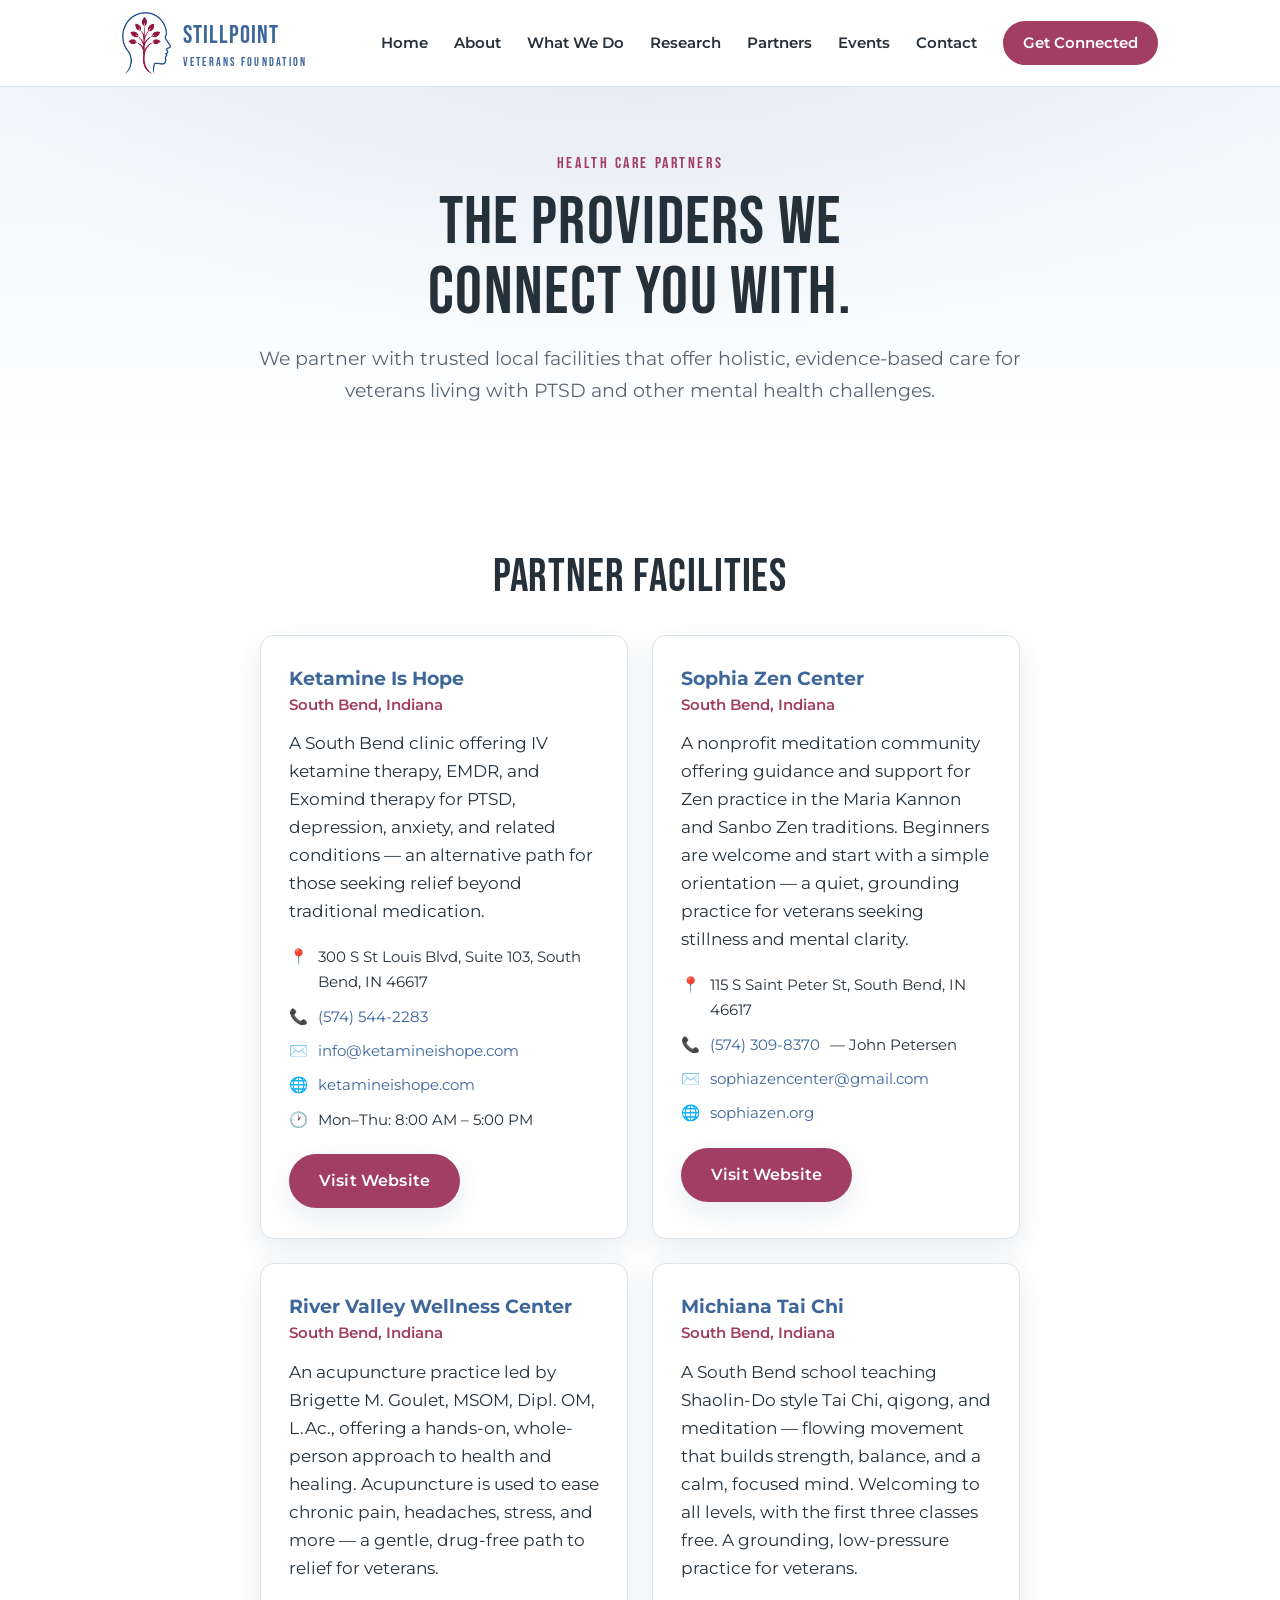
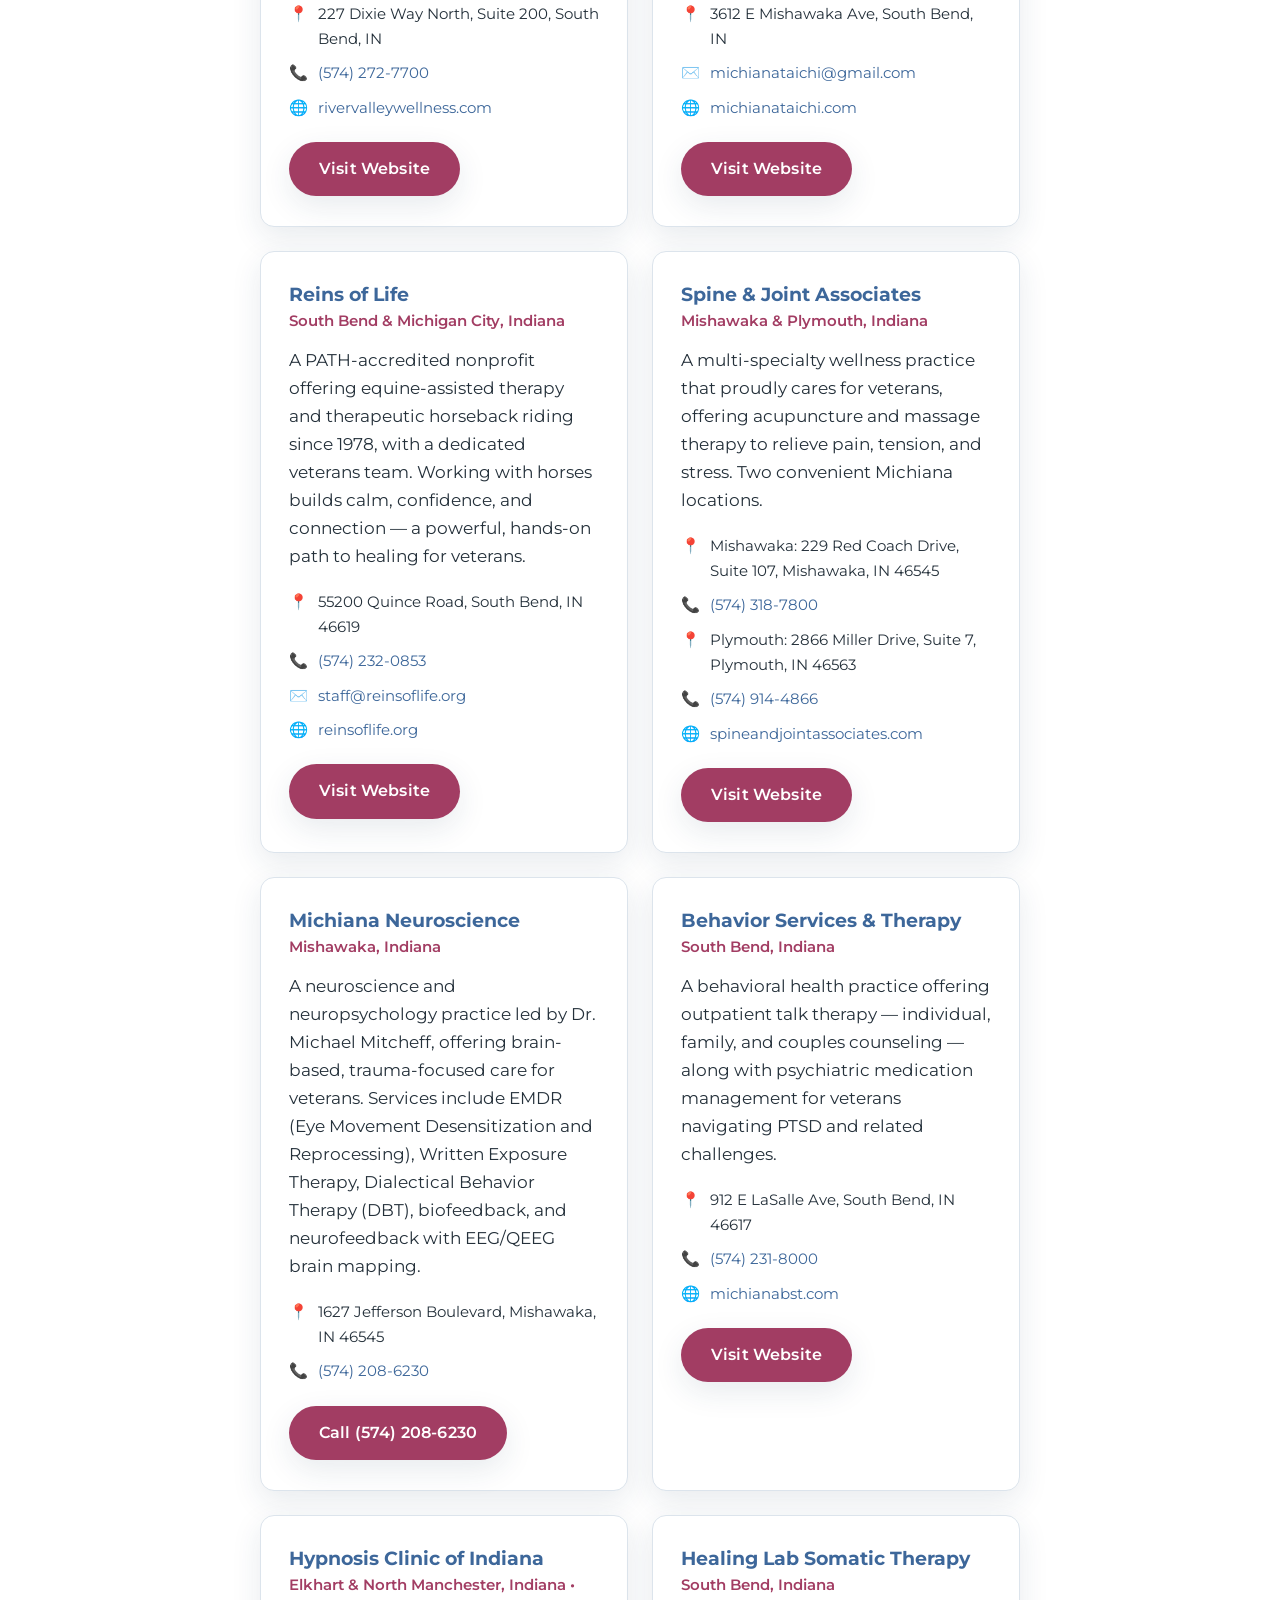
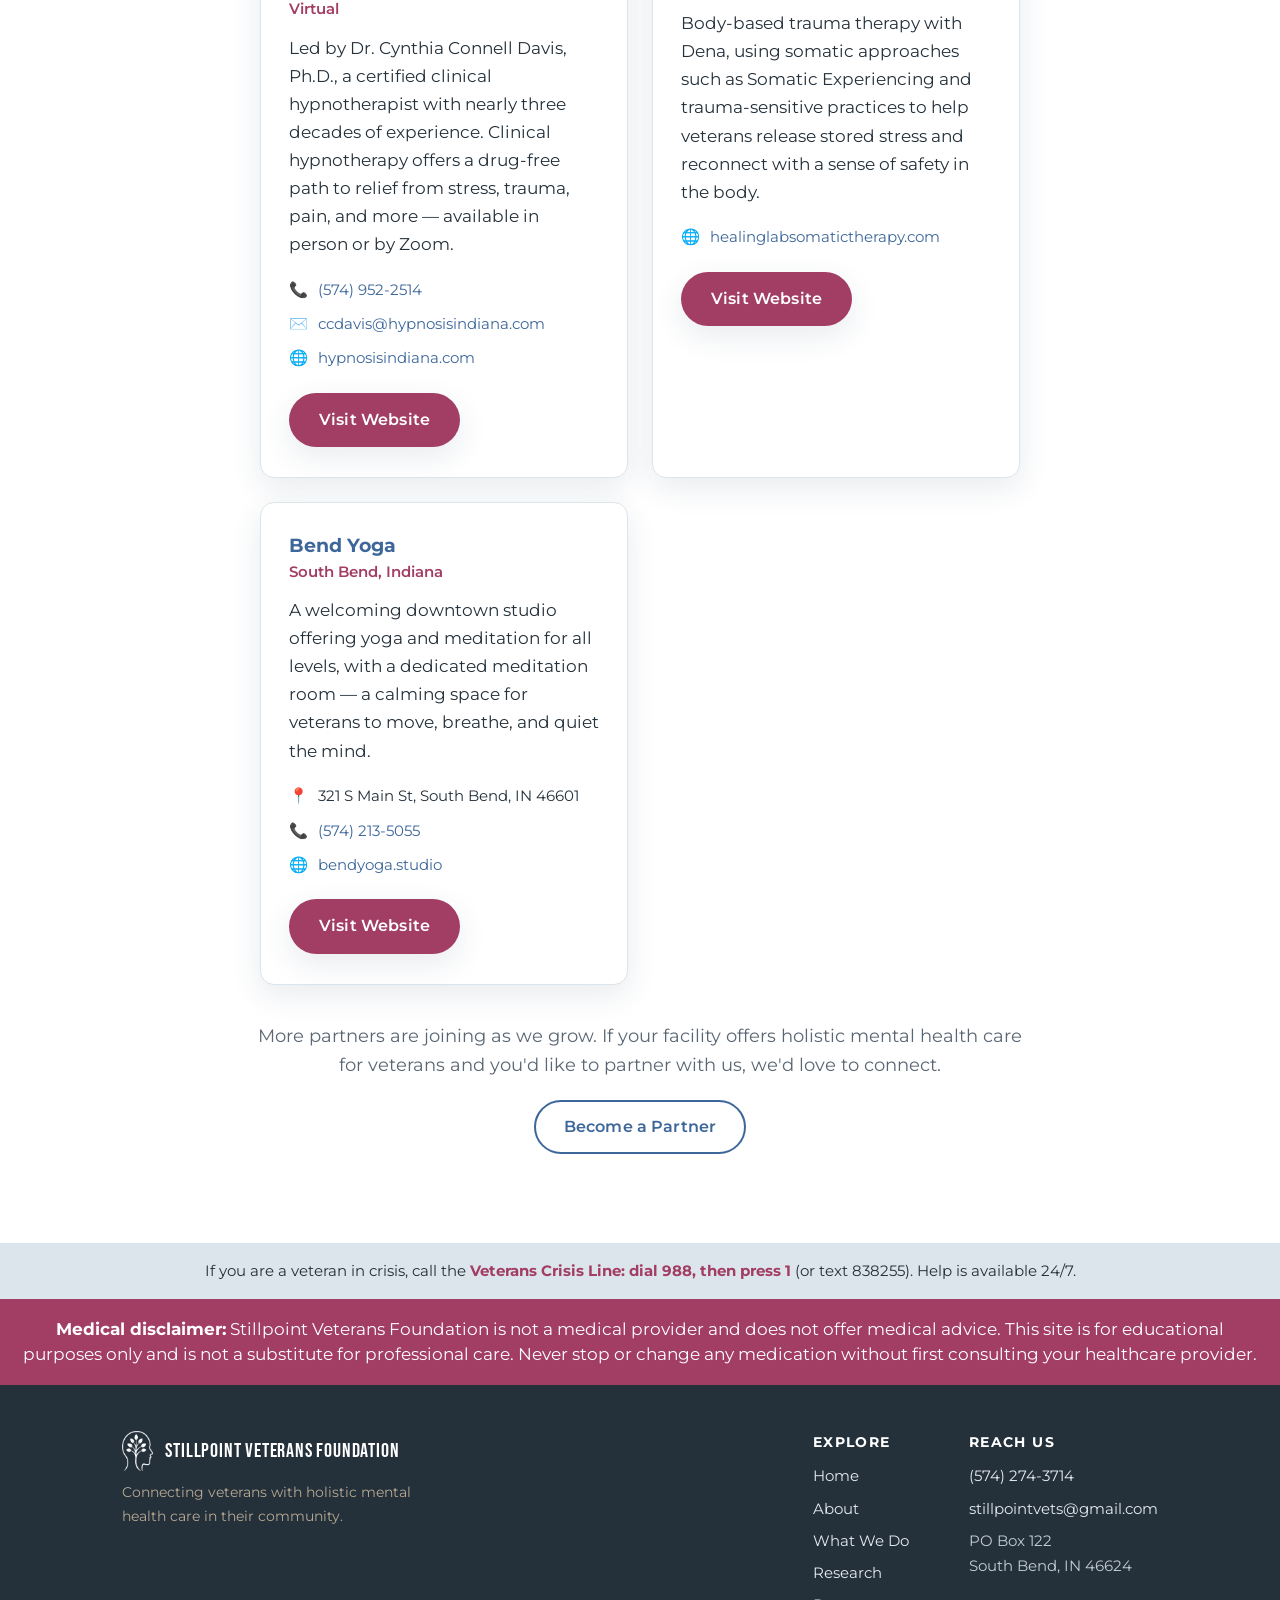
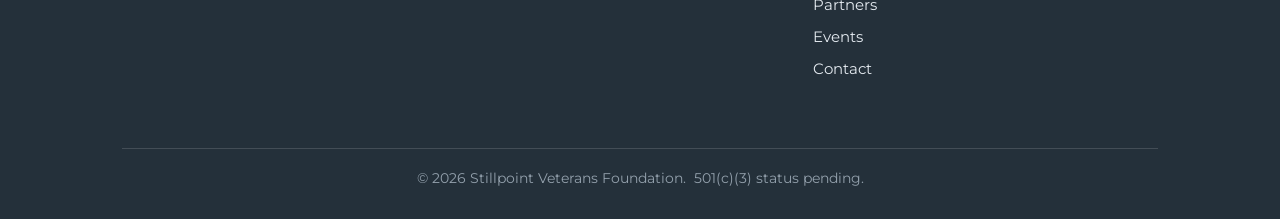
<file: partners.html>
<!DOCTYPE html>
<html lang="en">
<head>
<meta charset="UTF-8">
<meta name="viewport" content="width=device-width, initial-scale=1">
<title>Health Care Partners — Stillpoint Veterans Foundation</title>
<meta name="description" content="Local health care partners Stillpoint Veterans Foundation works with to connect veterans to holistic mental health treatment.">
<link rel="icon" href="images/favicon.png">
<link rel="apple-touch-icon" href="images/app-icon-180.png">
<link rel="manifest" href="manifest.json">
<meta name="theme-color" content="#3D679A">
<meta name="apple-mobile-web-app-capable" content="yes">
<meta name="apple-mobile-web-app-status-bar-style" content="black-translucent">
<meta name="apple-mobile-web-app-title" content="Stillpoint">
<link rel="stylesheet" href="styles.css">
</head>
<body>

<header class="site">
  <div class="nav">
    <a class="brand" href="index.html">
      <img src="images/logo-emblem.png" alt="Stillpoint Veterans Foundation logo">
      <span>Stillpoint<small>Veterans Foundation</small></span>
    </a>
    <button class="menu-btn" aria-label="Menu" onclick="document.getElementById('nav').classList.toggle('open')">☰</button>
    <nav class="nav-links" id="nav">
      <a href="index.html">Home</a>
      <a href="about.html">About</a>
      <a href="services.html">What We Do</a>
      <a href="research.html">Research</a>
      <a href="partners.html">Partners</a>
      <a href="events.html">Events</a>
      <a href="contact.html">Contact</a>
      <a class="cta" href="contact.html">Get Connected</a>
    </nav>
  </div>
</header>

<section class="hero" style="padding:64px 0 46px">
  <div class="wrap">
    <p class="eyebrow">Health Care Partners</p>
    <h1>The providers we connect you with.</h1>
    <p class="lead">We partner with trusted local facilities that offer holistic, evidence-based care for veterans living with PTSD and other mental health challenges.</p>
  </div>
</section>

<section class="band">
  <div class="wrap">
    <h2 class="center">Partner facilities</h2>
    <div class="partners">
      <article class="partner-card">
        <h3>Ketamine Is Hope</h3>
        <p class="partner-loc">South Bend, Indiana</p>
        <p>A South Bend clinic offering IV ketamine therapy, EMDR, and Exomind therapy for PTSD, depression, anxiety, and related conditions — an alternative path for those seeking relief beyond traditional medication.</p>
        <ul class="partner-contact">
          <li><span class="pc-ic">&#128205;</span> 300 S St Louis Blvd, Suite 103, South Bend, IN 46617</li>
          <li><span class="pc-ic">&#128222;</span> <a href="tel:+15745442283">(574) 544-2283</a></li>
          <li><span class="pc-ic">&#9993;&#65039;</span> <a href="mailto:info@ketamineishope.com">info@ketamineishope.com</a></li>
          <li><span class="pc-ic">&#127760;</span> <a href="https://ketamineishope.com" target="_blank" rel="noopener">ketamineishope.com</a></li>
          <li><span class="pc-ic">&#128336;</span> Mon&ndash;Thu: 8:00 AM &ndash; 5:00 PM</li>
        </ul>
        <a class="btn" href="https://ketamineishope.com" target="_blank" rel="noopener">Visit Website</a>
      </article>
      <article class="partner-card">
        <h3>Sophia Zen Center</h3>
        <p class="partner-loc">South Bend, Indiana</p>
        <p>A nonprofit meditation community offering guidance and support for Zen practice in the Maria Kannon and Sanbo Zen traditions. Beginners are welcome and start with a simple orientation &mdash; a quiet, grounding practice for veterans seeking stillness and mental clarity.</p>
        <ul class="partner-contact">
          <li><span class="pc-ic">&#128205;</span> 115 S Saint Peter St, South Bend, IN 46617</li>
          <li><span class="pc-ic">&#128222;</span> <a href="tel:+15743098370">(574) 309-8370</a> &mdash; John Petersen</li>
          <li><span class="pc-ic">&#9993;&#65039;</span> <a href="mailto:sophiazencenter@gmail.com">sophiazencenter@gmail.com</a></li>
          <li><span class="pc-ic">&#127760;</span> <a href="https://sophiazen.org" target="_blank" rel="noopener">sophiazen.org</a></li>
        </ul>
        <a class="btn" href="https://sophiazen.org" target="_blank" rel="noopener">Visit Website</a>
      </article>
      <article class="partner-card">
        <h3>River Valley Wellness Center</h3>
        <p class="partner-loc">South Bend, Indiana</p>
        <p>An acupuncture practice led by Brigette M. Goulet, MSOM, Dipl. OM, L.Ac., offering a hands-on, whole-person approach to health and healing. Acupuncture is used to ease chronic pain, headaches, stress, and more &mdash; a gentle, drug-free path to relief for veterans.</p>
        <ul class="partner-contact">
          <li><span class="pc-ic">&#128205;</span> 227 Dixie Way North, Suite 200, South Bend, IN</li>
          <li><span class="pc-ic">&#128222;</span> <a href="tel:+15742727700">(574) 272-7700</a></li>
          <li><span class="pc-ic">&#127760;</span> <a href="https://rivervalleywellness.com" target="_blank" rel="noopener">rivervalleywellness.com</a></li>
        </ul>
        <a class="btn" href="https://rivervalleywellness.com" target="_blank" rel="noopener">Visit Website</a>
      </article>
      <article class="partner-card">
        <h3>Michiana Tai Chi</h3>
        <p class="partner-loc">South Bend, Indiana</p>
        <p>A South Bend school teaching Shaolin-Do style Tai Chi, qigong, and meditation &mdash; flowing movement that builds strength, balance, and a calm, focused mind. Welcoming to all levels, with the first three classes free. A grounding, low-pressure practice for veterans.</p>
        <ul class="partner-contact">
          <li><span class="pc-ic">&#128205;</span> 3612 E Mishawaka Ave, South Bend, IN</li>
          <li><span class="pc-ic">&#9993;&#65039;</span> <a href="mailto:michianataichi@gmail.com">michianataichi@gmail.com</a></li>
          <li><span class="pc-ic">&#127760;</span> <a href="https://michianataichi.com" target="_blank" rel="noopener">michianataichi.com</a></li>
        </ul>
        <a class="btn" href="https://michianataichi.com" target="_blank" rel="noopener">Visit Website</a>
      </article>
      <article class="partner-card">
        <h3>Reins of Life</h3>
        <p class="partner-loc">South Bend &amp; Michigan City, Indiana</p>
        <p>A PATH-accredited nonprofit offering equine-assisted therapy and therapeutic horseback riding since 1978, with a dedicated veterans team. Working with horses builds calm, confidence, and connection &mdash; a powerful, hands-on path to healing for veterans.</p>
        <ul class="partner-contact">
          <li><span class="pc-ic">&#128205;</span> 55200 Quince Road, South Bend, IN 46619</li>
          <li><span class="pc-ic">&#128222;</span> <a href="tel:+15742320853">(574) 232-0853</a></li>
          <li><span class="pc-ic">&#9993;&#65039;</span> <a href="mailto:staff@reinsoflife.org">staff@reinsoflife.org</a></li>
          <li><span class="pc-ic">&#127760;</span> <a href="https://reinsoflife.org" target="_blank" rel="noopener">reinsoflife.org</a></li>
        </ul>
        <a class="btn" href="https://reinsoflife.org" target="_blank" rel="noopener">Visit Website</a>
      </article>
      <article class="partner-card">
        <h3>Spine &amp; Joint Associates</h3>
        <p class="partner-loc">Mishawaka &amp; Plymouth, Indiana</p>
        <p>A multi-specialty wellness practice that proudly cares for veterans, offering acupuncture and massage therapy to relieve pain, tension, and stress. Two convenient Michiana locations.</p>
        <ul class="partner-contact">
          <li><span class="pc-ic">&#128205;</span> Mishawaka: 229 Red Coach Drive, Suite 107, Mishawaka, IN 46545</li>
          <li><span class="pc-ic">&#128222;</span> <a href="tel:+15743187800">(574) 318-7800</a></li>
          <li><span class="pc-ic">&#128205;</span> Plymouth: 2866 Miller Drive, Suite 7, Plymouth, IN 46563</li>
          <li><span class="pc-ic">&#128222;</span> <a href="tel:+15749144866">(574) 914-4866</a></li>
          <li><span class="pc-ic">&#127760;</span> <a href="https://spineandjointassociates.com" target="_blank" rel="noopener">spineandjointassociates.com</a></li>
        </ul>
        <a class="btn" href="https://spineandjointassociates.com" target="_blank" rel="noopener">Visit Website</a>
      </article>
      <article class="partner-card">
        <h3>Michiana Neuroscience</h3>
        <p class="partner-loc">Mishawaka, Indiana</p>
        <p>A neuroscience and neuropsychology practice led by Dr. Michael Mitcheff, offering brain-based, trauma-focused care for veterans. Services include EMDR (Eye Movement Desensitization and Reprocessing), Written Exposure Therapy, Dialectical Behavior Therapy (DBT), biofeedback, and neurofeedback with EEG/QEEG brain mapping.</p>
        <ul class="partner-contact">
          <li><span class="pc-ic">&#128205;</span> 1627 Jefferson Boulevard, Mishawaka, IN 46545</li>
          <li><span class="pc-ic">&#128222;</span> <a href="tel:+15742086230">(574) 208-6230</a></li>
        </ul>
        <a class="btn" href="tel:+15742086230">Call (574) 208-6230</a>
      </article>
      <article class="partner-card">
        <h3>Behavior Services &amp; Therapy</h3>
        <p class="partner-loc">South Bend, Indiana</p>
        <p>A behavioral health practice offering outpatient talk therapy &mdash; individual, family, and couples counseling &mdash; along with psychiatric medication management for veterans navigating PTSD and related challenges.</p>
        <ul class="partner-contact">
          <li><span class="pc-ic">&#128205;</span> 912 E LaSalle Ave, South Bend, IN 46617</li>
          <li><span class="pc-ic">&#128222;</span> <a href="tel:+15742318000">(574) 231-8000</a></li>
          <li><span class="pc-ic">&#127760;</span> <a href="https://michianabst.com" target="_blank" rel="noopener">michianabst.com</a></li>
        </ul>
        <a class="btn" href="https://michianabst.com" target="_blank" rel="noopener">Visit Website</a>
      </article>
      <article class="partner-card">
        <h3>Hypnosis Clinic of Indiana</h3>
        <p class="partner-loc">Elkhart &amp; North Manchester, Indiana &bull; Virtual</p>
        <p>Led by Dr. Cynthia Connell Davis, Ph.D., a certified clinical hypnotherapist with nearly three decades of experience. Clinical hypnotherapy offers a drug-free path to relief from stress, trauma, pain, and more &mdash; available in person or by Zoom.</p>
        <ul class="partner-contact">
          <li><span class="pc-ic">&#128222;</span> <a href="tel:+15749522514">(574) 952-2514</a></li>
          <li><span class="pc-ic">&#9993;&#65039;</span> <a href="mailto:ccdavis@hypnosisindiana.com">ccdavis@hypnosisindiana.com</a></li>
          <li><span class="pc-ic">&#127760;</span> <a href="https://hypnosisindiana.com" target="_blank" rel="noopener">hypnosisindiana.com</a></li>
        </ul>
        <a class="btn" href="https://hypnosisindiana.com" target="_blank" rel="noopener">Visit Website</a>
      </article>
      <article class="partner-card">
        <h3>Healing Lab Somatic Therapy</h3>
        <p class="partner-loc">South Bend, Indiana</p>
        <p>Body-based trauma therapy with Dena, using somatic approaches such as Somatic Experiencing and trauma-sensitive practices to help veterans release stored stress and reconnect with a sense of safety in the body.</p>
        <ul class="partner-contact">
          <li><span class="pc-ic">&#127760;</span> <a href="https://www.healinglabsomatictherapy.com" target="_blank" rel="noopener">healinglabsomatictherapy.com</a></li>
        </ul>
        <a class="btn" href="https://www.healinglabsomatictherapy.com" target="_blank" rel="noopener">Visit Website</a>
      </article>
      <article class="partner-card">
        <h3>Bend Yoga</h3>
        <p class="partner-loc">South Bend, Indiana</p>
        <p>A welcoming downtown studio offering yoga and meditation for all levels, with a dedicated meditation room &mdash; a calming space for veterans to move, breathe, and quiet the mind.</p>
        <ul class="partner-contact">
          <li><span class="pc-ic">&#128205;</span> 321 S Main St, South Bend, IN 46601</li>
          <li><span class="pc-ic">&#128222;</span> <a href="tel:+15742135055">(574) 213-5055</a></li>
          <li><span class="pc-ic">&#127760;</span> <a href="https://bendyoga.studio" target="_blank" rel="noopener">bendyoga.studio</a></li>
        </ul>
        <a class="btn" href="https://bendyoga.studio" target="_blank" rel="noopener">Visit Website</a>
      </article>
    </div>
    <p class="lead-center" style="margin-top:36px">More partners are joining as we grow. If your facility offers holistic mental health care for veterans and you'd like to partner with us, we'd love to connect.</p>
    <p class="center" style="margin-top:20px"><a class="btn btn-outline" href="contact.html">Become a Partner</a></p>
  </div>
</section>

<div class="disclaimer">
  If you are a veteran in crisis, call the <b>Veterans Crisis Line: dial 988, then press 1</b> (or text 838255). Help is available 24/7.
</div>

<div class="med-disclaimer">
  <b>Medical disclaimer:</b> Stillpoint Veterans Foundation is not a medical provider and does not offer medical advice. This site is for educational purposes only and is not a substitute for professional care. Never stop or change any medication without first consulting your healthcare provider.
</div>

<footer class="site">
  <div class="wrap">
    <div>
      <div class="fbrand"><img src="images/logo-emblem-white.png" alt=""> Stillpoint Veterans Foundation</div>
      <p class="note" style="max-width:34ch;color:#b7a994">Connecting veterans with holistic mental health care in their community.</p>
    </div>
    <div class="cols">
      <div>
        <h4>Explore</h4>
        <ul>
          <li><a href="index.html">Home</a></li>
          <li><a href="about.html">About</a></li>
          <li><a href="services.html">What We Do</a></li>
          <li><a href="research.html">Research</a></li>
          <li><a href="partners.html">Partners</a></li>
          <li><a href="events.html">Events</a></li>
          <li><a href="contact.html">Contact</a></li>
        </ul>
      </div>
      <div>
        <h4>Reach us</h4>
        <ul>
          <li><a href="tel:+15742743714">(574) 274-3714</a></li>
          <li><a href="mailto:stillpointvets@gmail.com">stillpointvets@gmail.com</a></li>
          <li>PO Box 122<br>South Bend, IN 46624</li>
        </ul>
      </div>
    </div>
    <div class="copyright">&copy; 2026 Stillpoint Veterans Foundation. &nbsp;501(c)(3) status pending.</div>
  </div>
</footer>

</body>
</html>
</file>
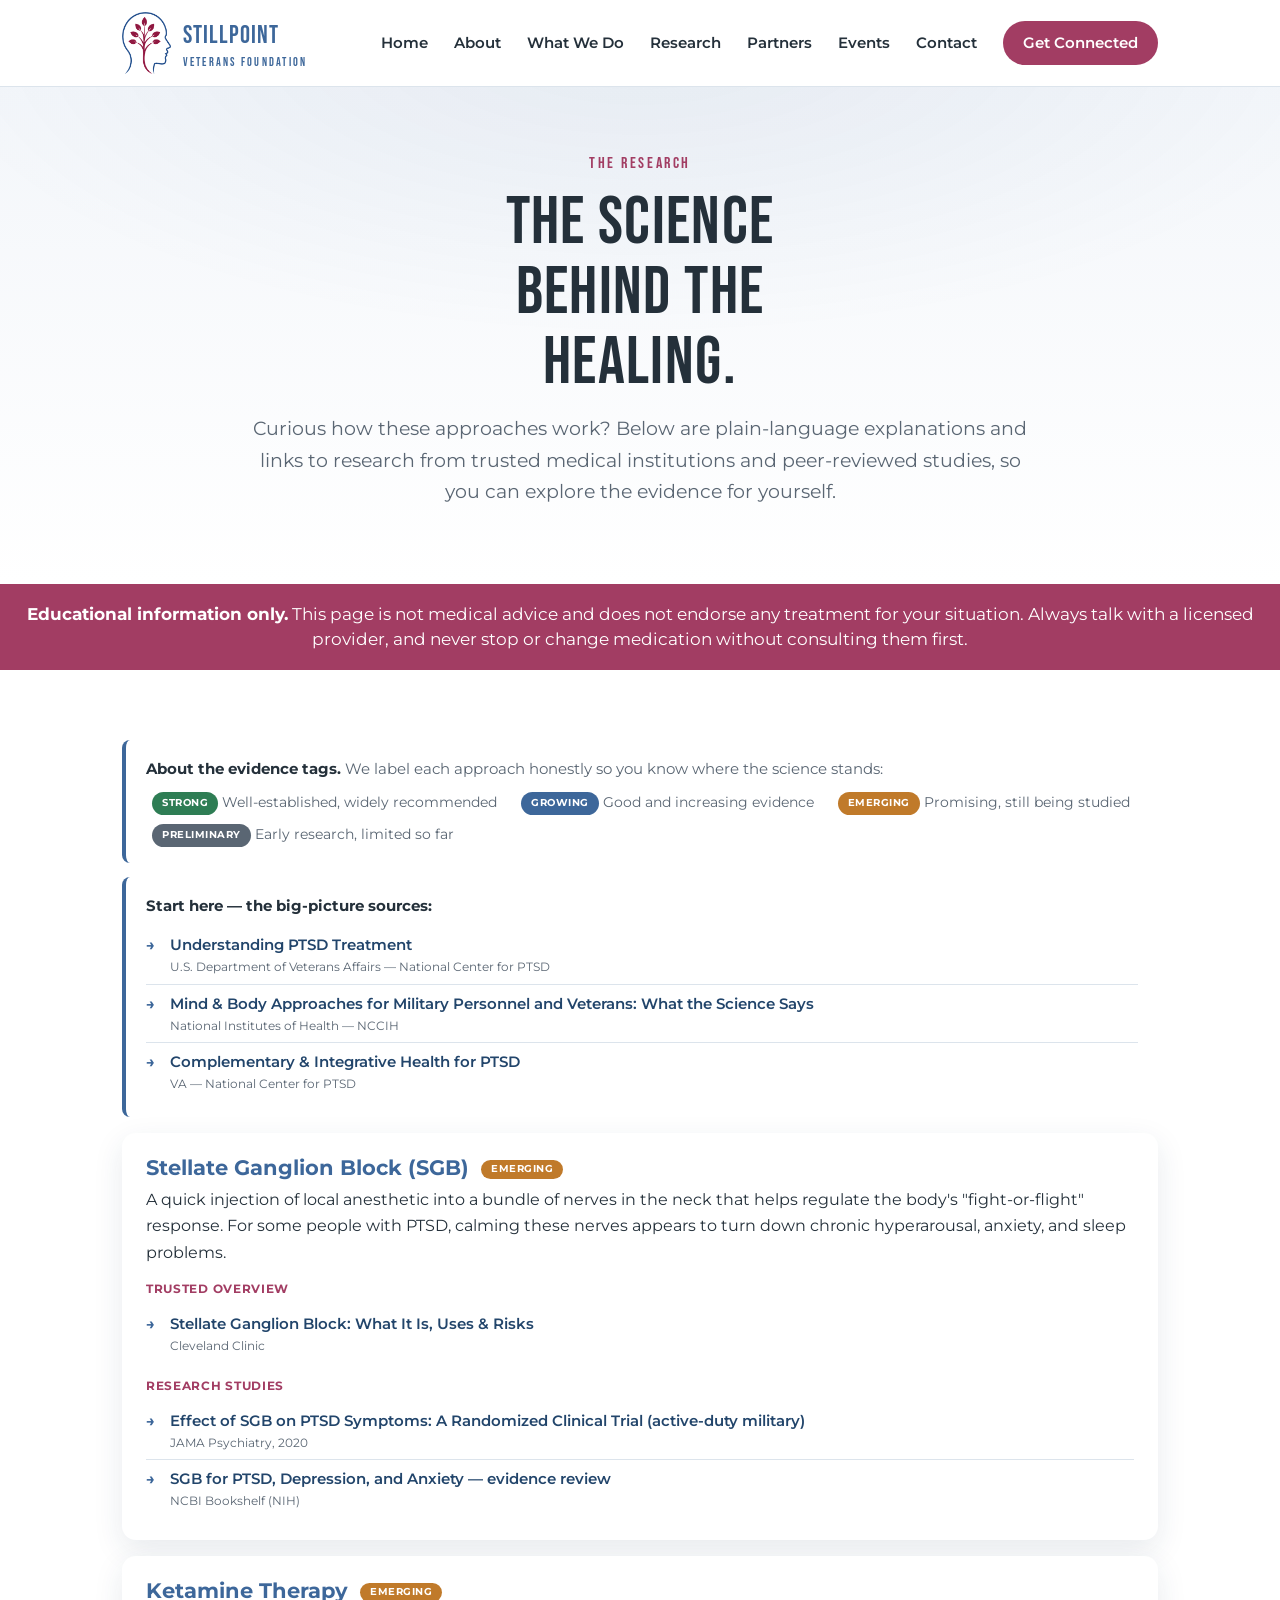
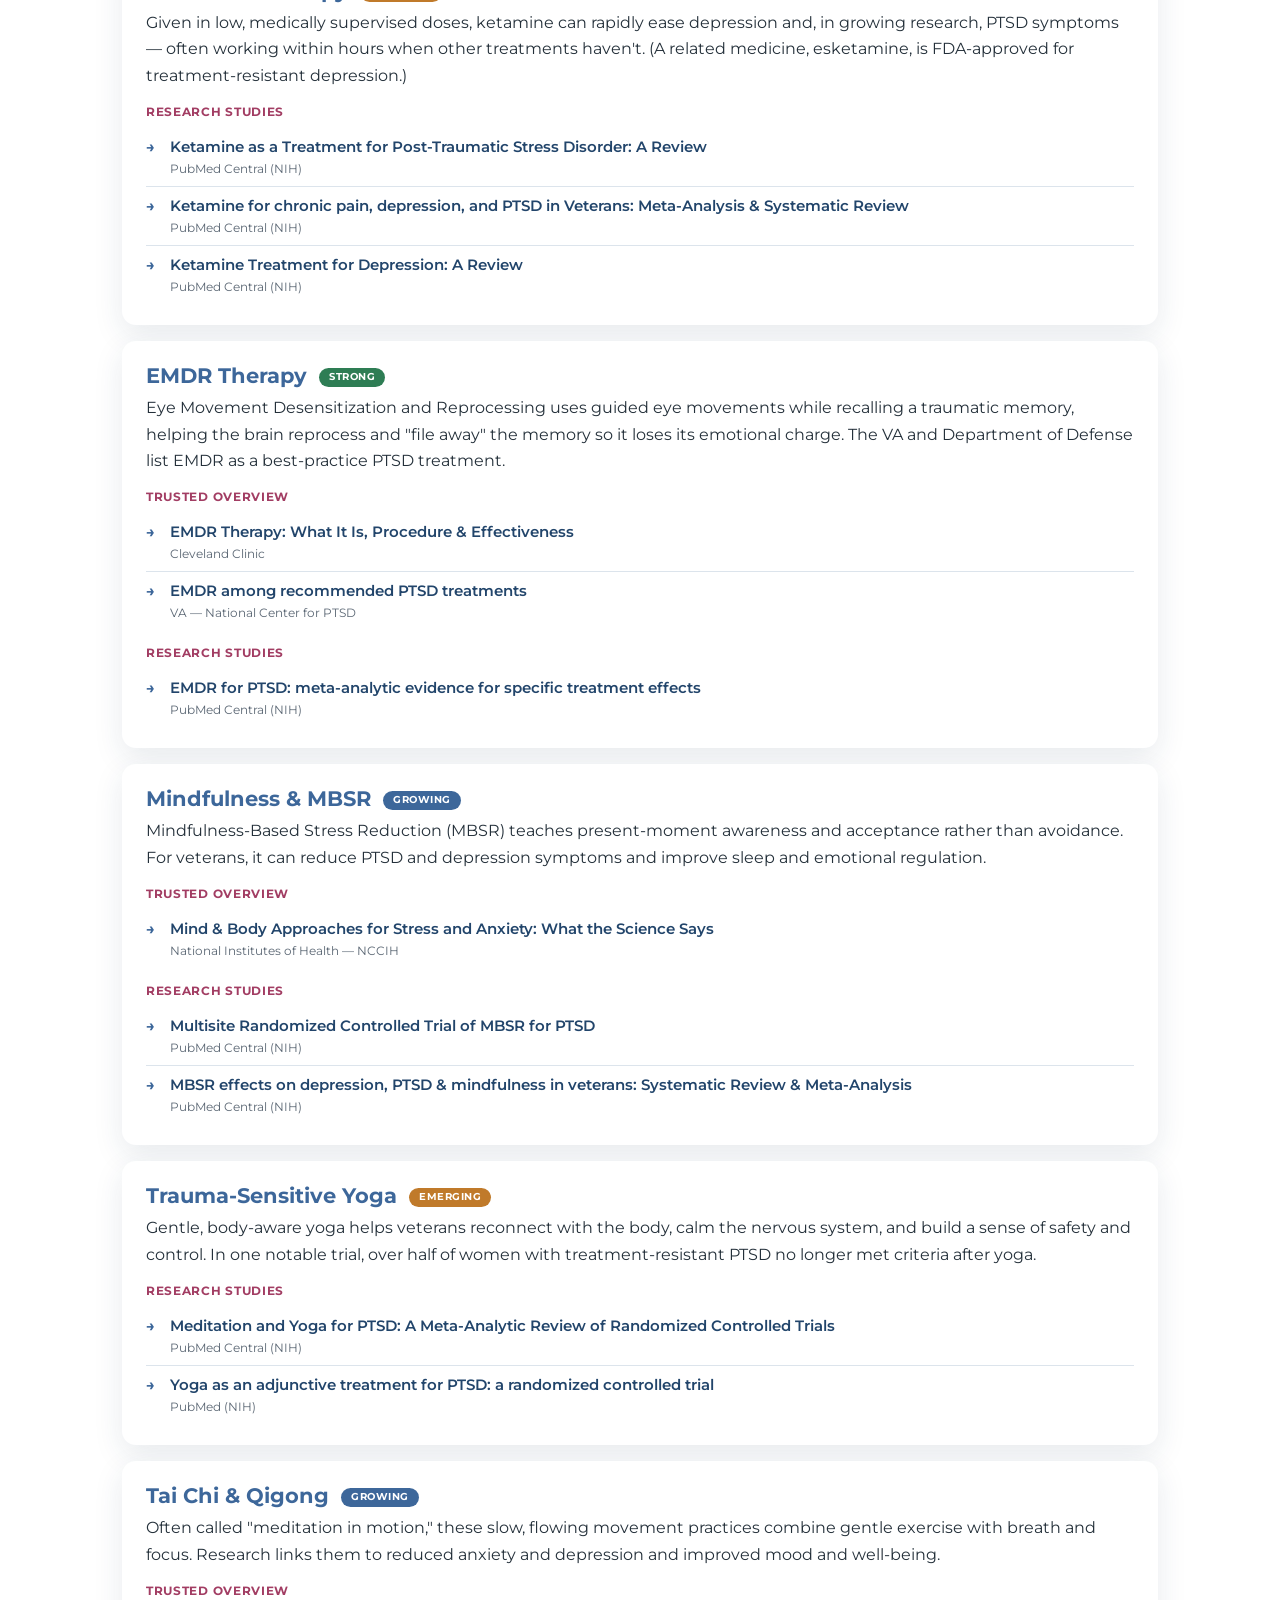
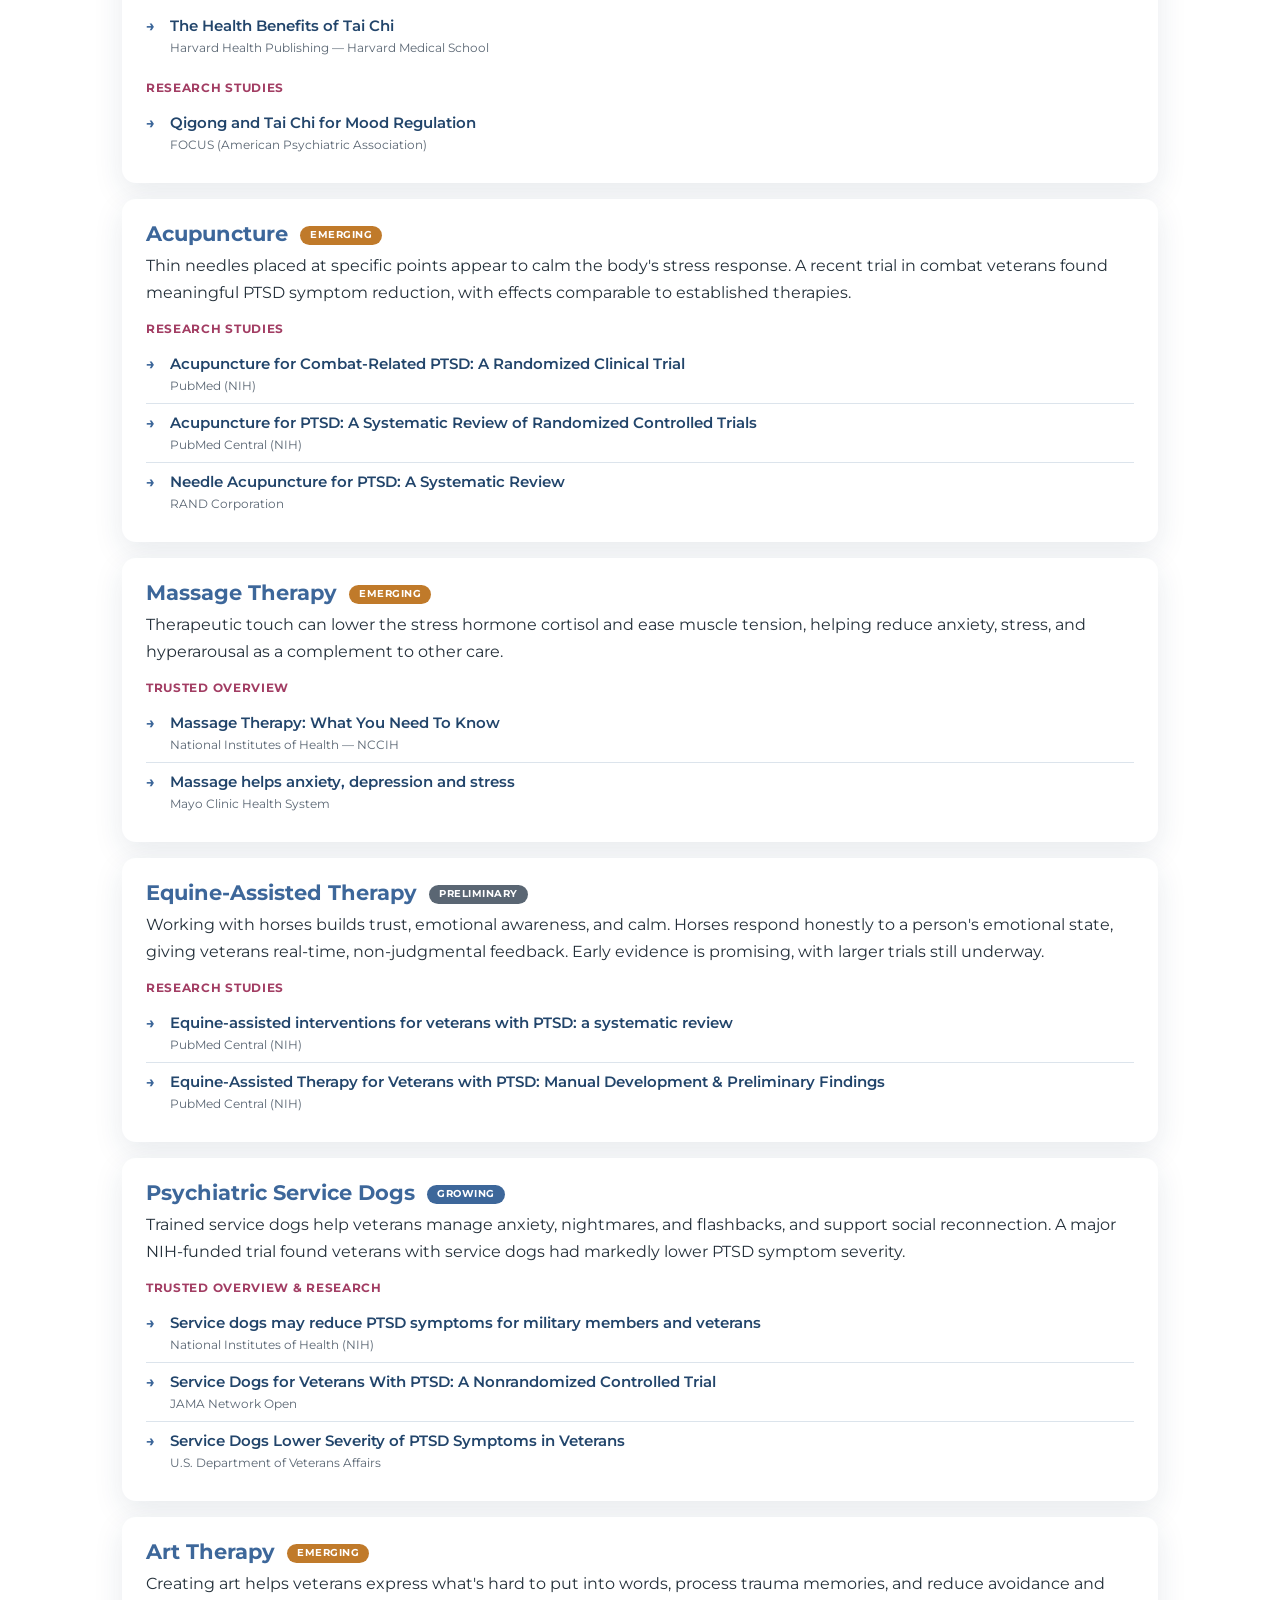
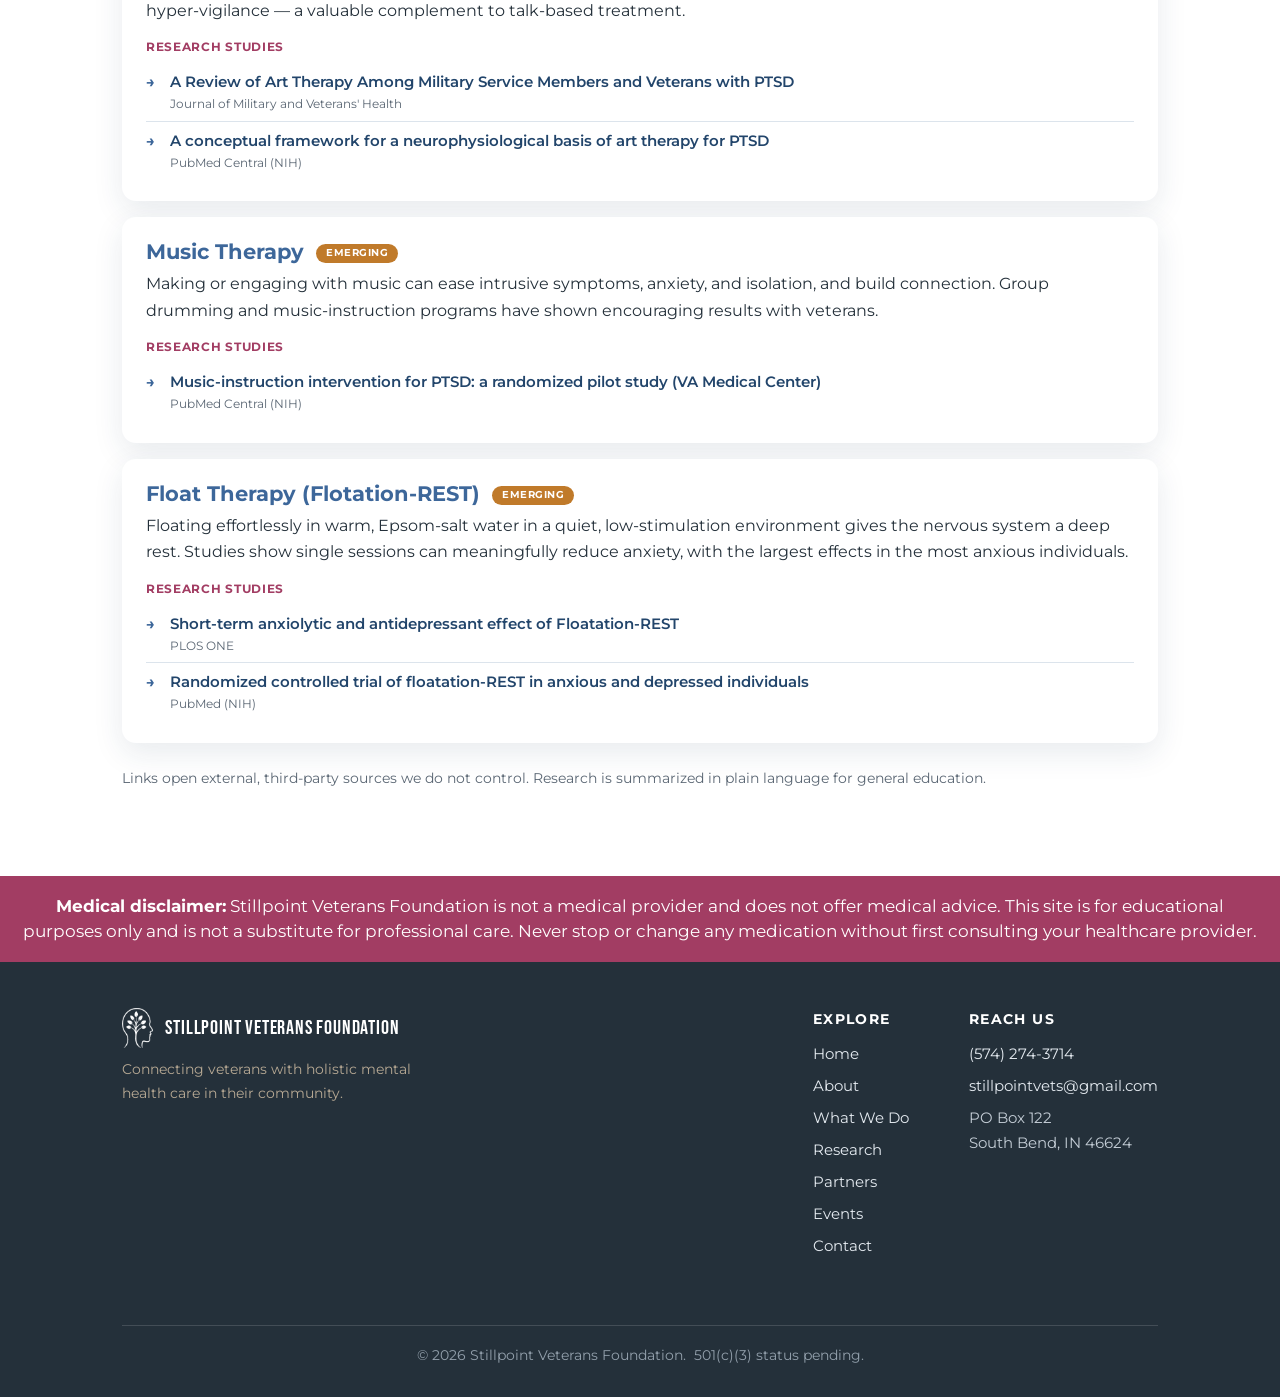
<file: research.html>
<!DOCTYPE html>
<html lang="en">
<head>
<meta charset="UTF-8">
<meta name="viewport" content="width=device-width, initial-scale=1">
<title>The Research — Stillpoint Veterans Foundation</title>
<meta name="description" content="Plain-language explanations and links to research from trusted medical institutions on holistic, non-pharmaceutical approaches for veterans with PTSD.">
<link rel="icon" href="images/favicon.png">
<link rel="apple-touch-icon" href="images/app-icon-180.png">
<link rel="manifest" href="manifest.json">
<meta name="theme-color" content="#3D679A">
<meta name="apple-mobile-web-app-capable" content="yes">
<meta name="apple-mobile-web-app-status-bar-style" content="black-translucent">
<meta name="apple-mobile-web-app-title" content="Stillpoint">
<link rel="stylesheet" href="styles.css">
</head>
<body>

<header class="site">
  <div class="nav">
    <a class="brand" href="index.html">
      <img src="images/logo-emblem.png" alt="Stillpoint Veterans Foundation logo">
      <span>Stillpoint<small>Veterans Foundation</small></span>
    </a>
    <button class="menu-btn" aria-label="Menu" onclick="document.getElementById('nav').classList.toggle('open')">☰</button>
    <nav class="nav-links" id="nav">
      <a href="index.html">Home</a>
      <a href="about.html">About</a>
      <a href="services.html">What We Do</a>
      <a href="research.html">Research</a>
      <a href="partners.html">Partners</a>
      <a href="events.html">Events</a>
      <a href="contact.html">Contact</a>
      <a class="cta" href="contact.html">Get Connected</a>
    </nav>
  </div>
</header>

<section class="hero" style="padding:64px 0 46px">
  <div class="wrap">
    <p class="eyebrow">The Research</p>
    <h1>The science behind the healing.</h1>
    <p class="lead">Curious how these approaches work? Below are plain-language explanations and links to research from trusted medical institutions and peer-reviewed studies, so you can explore the evidence for yourself.</p>
  </div>
</section>

<div class="med-disclaimer">
  <b>Educational information only.</b> This page is not medical advice and does not endorse any treatment for your situation. Always talk with a licensed provider, and never stop or change medication without consulting them first.
</div>

<section class="band">
  <div class="wrap">

    <div class="ev-note">
      <b>About the evidence tags.</b> We label each approach honestly so you know where the science stands:
      <div class="ev-legend">
        <span><span class="ev-tag ev-strong">Strong</span> Well-established, widely recommended</span>
        <span><span class="ev-tag ev-growing">Growing</span> Good and increasing evidence</span>
        <span><span class="ev-tag ev-emerging">Emerging</span> Promising, still being studied</span>
        <span><span class="ev-tag ev-prelim">Preliminary</span> Early research, limited so far</span>
      </div>
    </div>

    <div class="ev-note" style="margin-top:14px">
      <b>Start here — the big-picture sources:</b>
      <ul class="ev-links" style="margin-top:8px">
        <li><a href="https://www.ptsd.va.gov/understand_tx/index.asp" target="_blank" rel="noopener">Understanding PTSD Treatment</a><span class="ev-src">U.S. Department of Veterans Affairs — National Center for PTSD</span></li>
        <li><a href="https://www.nccih.nih.gov/health/providers/digest/mind-and-body-approaches-for-health-problems-in-military-personnel-and-veterans-science" target="_blank" rel="noopener">Mind &amp; Body Approaches for Military Personnel and Veterans: What the Science Says</a><span class="ev-src">National Institutes of Health — NCCIH</span></li>
        <li><a href="https://www.ptsd.va.gov/professional/treat/txessentials/complementary_alternative_for_ptsd.asp" target="_blank" rel="noopener">Complementary &amp; Integrative Health for PTSD</a><span class="ev-src">VA — National Center for PTSD</span></li>
      </ul>
    </div>

    <div class="ev-item">
      <h3>Stellate Ganglion Block (SGB) <span class="ev-tag ev-emerging">Emerging</span></h3>
      <p class="lead">A quick injection of local anesthetic into a bundle of nerves in the neck that helps regulate the body's "fight-or-flight" response. For some people with PTSD, calming these nerves appears to turn down chronic hyperarousal, anxiety, and sleep problems.</p>
      <h4>Trusted overview</h4>
      <ul class="ev-links">
        <li><a href="https://my.clevelandclinic.org/health/treatments/17507-stellate-ganglion-block" target="_blank" rel="noopener">Stellate Ganglion Block: What It Is, Uses &amp; Risks</a><span class="ev-src">Cleveland Clinic</span></li>
      </ul>
      <h4>Research studies</h4>
      <ul class="ev-links">
        <li><a href="https://jamanetwork.com/journals/jamapsychiatry/fullarticle/2753810" target="_blank" rel="noopener">Effect of SGB on PTSD Symptoms: A Randomized Clinical Trial (active-duty military)</a><span class="ev-src">JAMA Psychiatry, 2020</span></li>
        <li><a href="https://www.ncbi.nlm.nih.gov/books/NBK571916/" target="_blank" rel="noopener">SGB for PTSD, Depression, and Anxiety — evidence review</a><span class="ev-src">NCBI Bookshelf (NIH)</span></li>
      </ul>
    </div>

    <div class="ev-item">
      <h3>Ketamine Therapy <span class="ev-tag ev-emerging">Emerging</span></h3>
      <p class="lead">Given in low, medically supervised doses, ketamine can rapidly ease depression and, in growing research, PTSD symptoms — often working within hours when other treatments haven't. (A related medicine, esketamine, is FDA-approved for treatment-resistant depression.)</p>
      <h4>Research studies</h4>
      <ul class="ev-links">
        <li><a href="https://pmc.ncbi.nlm.nih.gov/articles/PMC6457782/" target="_blank" rel="noopener">Ketamine as a Treatment for Post-Traumatic Stress Disorder: A Review</a><span class="ev-src">PubMed Central (NIH)</span></li>
        <li><a href="https://pmc.ncbi.nlm.nih.gov/articles/PMC11228764/" target="_blank" rel="noopener">Ketamine for chronic pain, depression, and PTSD in Veterans: Meta-Analysis &amp; Systematic Review</a><span class="ev-src">PubMed Central (NIH)</span></li>
        <li><a href="https://pmc.ncbi.nlm.nih.gov/articles/PMC9010394/" target="_blank" rel="noopener">Ketamine Treatment for Depression: A Review</a><span class="ev-src">PubMed Central (NIH)</span></li>
      </ul>
    </div>

    <div class="ev-item">
      <h3>EMDR Therapy <span class="ev-tag ev-strong">Strong</span></h3>
      <p class="lead">Eye Movement Desensitization and Reprocessing uses guided eye movements while recalling a traumatic memory, helping the brain reprocess and "file away" the memory so it loses its emotional charge. The VA and Department of Defense list EMDR as a best-practice PTSD treatment.</p>
      <h4>Trusted overview</h4>
      <ul class="ev-links">
        <li><a href="https://my.clevelandclinic.org/health/treatments/22641-emdr-therapy" target="_blank" rel="noopener">EMDR Therapy: What It Is, Procedure &amp; Effectiveness</a><span class="ev-src">Cleveland Clinic</span></li>
        <li><a href="https://www.ptsd.va.gov/understand_tx/index.asp" target="_blank" rel="noopener">EMDR among recommended PTSD treatments</a><span class="ev-src">VA — National Center for PTSD</span></li>
      </ul>
      <h4>Research studies</h4>
      <ul class="ev-links">
        <li><a href="https://www.ncbi.nlm.nih.gov/pmc/articles/PMC4404810/" target="_blank" rel="noopener">EMDR for PTSD: meta-analytic evidence for specific treatment effects</a><span class="ev-src">PubMed Central (NIH)</span></li>
      </ul>
    </div>

    <div class="ev-item">
      <h3>Mindfulness &amp; MBSR <span class="ev-tag ev-growing">Growing</span></h3>
      <p class="lead">Mindfulness-Based Stress Reduction (MBSR) teaches present-moment awareness and acceptance rather than avoidance. For veterans, it can reduce PTSD and depression symptoms and improve sleep and emotional regulation.</p>
      <h4>Trusted overview</h4>
      <ul class="ev-links">
        <li><a href="https://www.nccih.nih.gov/health/providers/digest/mind-and-body-approaches-for-stress" target="_blank" rel="noopener">Mind &amp; Body Approaches for Stress and Anxiety: What the Science Says</a><span class="ev-src">National Institutes of Health — NCCIH</span></li>
      </ul>
      <h4>Research studies</h4>
      <ul class="ev-links">
        <li><a href="https://www.ncbi.nlm.nih.gov/pmc/articles/PMC8189576/" target="_blank" rel="noopener">Multisite Randomized Controlled Trial of MBSR for PTSD</a><span class="ev-src">PubMed Central (NIH)</span></li>
        <li><a href="https://www.ncbi.nlm.nih.gov/pmc/articles/PMC11583271/" target="_blank" rel="noopener">MBSR effects on depression, PTSD &amp; mindfulness in veterans: Systematic Review &amp; Meta-Analysis</a><span class="ev-src">PubMed Central (NIH)</span></li>
      </ul>
    </div>

    <div class="ev-item">
      <h3>Trauma-Sensitive Yoga <span class="ev-tag ev-emerging">Emerging</span></h3>
      <p class="lead">Gentle, body-aware yoga helps veterans reconnect with the body, calm the nervous system, and build a sense of safety and control. In one notable trial, over half of women with treatment-resistant PTSD no longer met criteria after yoga.</p>
      <h4>Research studies</h4>
      <ul class="ev-links">
        <li><a href="https://pmc.ncbi.nlm.nih.gov/articles/PMC5939561/" target="_blank" rel="noopener">Meditation and Yoga for PTSD: A Meta-Analytic Review of Randomized Controlled Trials</a><span class="ev-src">PubMed Central (NIH)</span></li>
        <li><a href="https://pubmed.ncbi.nlm.nih.gov/25004196/" target="_blank" rel="noopener">Yoga as an adjunctive treatment for PTSD: a randomized controlled trial</a><span class="ev-src">PubMed (NIH)</span></li>
      </ul>
    </div>

    <div class="ev-item">
      <h3>Tai Chi &amp; Qigong <span class="ev-tag ev-growing">Growing</span></h3>
      <p class="lead">Often called "meditation in motion," these slow, flowing movement practices combine gentle exercise with breath and focus. Research links them to reduced anxiety and depression and improved mood and well-being.</p>
      <h4>Trusted overview</h4>
      <ul class="ev-links">
        <li><a href="https://www.health.harvard.edu/staying-healthy/the-health-benefits-of-tai-chi" target="_blank" rel="noopener">The Health Benefits of Tai Chi</a><span class="ev-src">Harvard Health Publishing — Harvard Medical School</span></li>
      </ul>
      <h4>Research studies</h4>
      <ul class="ev-links">
        <li><a href="https://psychiatryonline.org/doi/10.1176/appi.focus.20170042" target="_blank" rel="noopener">Qigong and Tai Chi for Mood Regulation</a><span class="ev-src">FOCUS (American Psychiatric Association)</span></li>
      </ul>
    </div>

    <div class="ev-item">
      <h3>Acupuncture <span class="ev-tag ev-emerging">Emerging</span></h3>
      <p class="lead">Thin needles placed at specific points appear to calm the body's stress response. A recent trial in combat veterans found meaningful PTSD symptom reduction, with effects comparable to established therapies.</p>
      <h4>Research studies</h4>
      <ul class="ev-links">
        <li><a href="https://pubmed.ncbi.nlm.nih.gov/38381417/" target="_blank" rel="noopener">Acupuncture for Combat-Related PTSD: A Randomized Clinical Trial</a><span class="ev-src">PubMed (NIH)</span></li>
        <li><a href="https://www.ncbi.nlm.nih.gov/pmc/articles/PMC3580897/" target="_blank" rel="noopener">Acupuncture for PTSD: A Systematic Review of Randomized Controlled Trials</a><span class="ev-src">PubMed Central (NIH)</span></li>
        <li><a href="https://www.rand.org/content/dam/rand/pubs/research_reports/RR1400/RR1433/RAND_RR1433.pdf" target="_blank" rel="noopener">Needle Acupuncture for PTSD: A Systematic Review</a><span class="ev-src">RAND Corporation</span></li>
      </ul>
    </div>

    <div class="ev-item">
      <h3>Massage Therapy <span class="ev-tag ev-emerging">Emerging</span></h3>
      <p class="lead">Therapeutic touch can lower the stress hormone cortisol and ease muscle tension, helping reduce anxiety, stress, and hyperarousal as a complement to other care.</p>
      <h4>Trusted overview</h4>
      <ul class="ev-links">
        <li><a href="https://www.nccih.nih.gov/health/massage-therapy-what-you-need-to-know" target="_blank" rel="noopener">Massage Therapy: What You Need To Know</a><span class="ev-src">National Institutes of Health — NCCIH</span></li>
        <li><a href="https://www.mayoclinichealthsystem.org/hometown-health/speaking-of-health/massage-for-depression-anxiety-and-stress" target="_blank" rel="noopener">Massage helps anxiety, depression and stress</a><span class="ev-src">Mayo Clinic Health System</span></li>
      </ul>
    </div>

    <div class="ev-item">
      <h3>Equine-Assisted Therapy <span class="ev-tag ev-prelim">Preliminary</span></h3>
      <p class="lead">Working with horses builds trust, emotional awareness, and calm. Horses respond honestly to a person's emotional state, giving veterans real-time, non-judgmental feedback. Early evidence is promising, with larger trials still underway.</p>
      <h4>Research studies</h4>
      <ul class="ev-links">
        <li><a href="https://www.ncbi.nlm.nih.gov/pmc/articles/PMC10654975/" target="_blank" rel="noopener">Equine-assisted interventions for veterans with PTSD: a systematic review</a><span class="ev-src">PubMed Central (NIH)</span></li>
        <li><a href="https://pmc.ncbi.nlm.nih.gov/articles/PMC7282489/" target="_blank" rel="noopener">Equine-Assisted Therapy for Veterans with PTSD: Manual Development &amp; Preliminary Findings</a><span class="ev-src">PubMed Central (NIH)</span></li>
      </ul>
    </div>

    <div class="ev-item">
      <h3>Psychiatric Service Dogs <span class="ev-tag ev-growing">Growing</span></h3>
      <p class="lead">Trained service dogs help veterans manage anxiety, nightmares, and flashbacks, and support social reconnection. A major NIH-funded trial found veterans with service dogs had markedly lower PTSD symptom severity.</p>
      <h4>Trusted overview &amp; research</h4>
      <ul class="ev-links">
        <li><a href="https://www.nih.gov/news-events/news-releases/service-dogs-may-reduce-ptsd-symptoms-military-members-veterans" target="_blank" rel="noopener">Service dogs may reduce PTSD symptoms for military members and veterans</a><span class="ev-src">National Institutes of Health (NIH)</span></li>
        <li><a href="https://jamanetwork.com/journals/jamanetworkopen/fullarticle/2819452" target="_blank" rel="noopener">Service Dogs for Veterans With PTSD: A Nonrandomized Controlled Trial</a><span class="ev-src">JAMA Network Open</span></li>
        <li><a href="https://news.va.gov/132029/service-dogs-lower-ptsd-symptoms-in-veterans/" target="_blank" rel="noopener">Service Dogs Lower Severity of PTSD Symptoms in Veterans</a><span class="ev-src">U.S. Department of Veterans Affairs</span></li>
      </ul>
    </div>

    <div class="ev-item">
      <h3>Art Therapy <span class="ev-tag ev-emerging">Emerging</span></h3>
      <p class="lead">Creating art helps veterans express what's hard to put into words, process trauma memories, and reduce avoidance and hyper-vigilance — a valuable complement to talk-based treatment.</p>
      <h4>Research studies</h4>
      <ul class="ev-links">
        <li><a href="https://jmvh.org/article/a-review-of-art-therapy-among-military-service-members-and-veterans-with-post-traumatic-stress-disorder/" target="_blank" rel="noopener">A Review of Art Therapy Among Military Service Members and Veterans with PTSD</a><span class="ev-src">Journal of Military and Veterans' Health</span></li>
        <li><a href="https://pmc.ncbi.nlm.nih.gov/articles/PMC11073815/" target="_blank" rel="noopener">A conceptual framework for a neurophysiological basis of art therapy for PTSD</a><span class="ev-src">PubMed Central (NIH)</span></li>
      </ul>
    </div>

    <div class="ev-item">
      <h3>Music Therapy <span class="ev-tag ev-emerging">Emerging</span></h3>
      <p class="lead">Making or engaging with music can ease intrusive symptoms, anxiety, and isolation, and build connection. Group drumming and music-instruction programs have shown encouraging results with veterans.</p>
      <h4>Research studies</h4>
      <ul class="ev-links">
        <li><a href="https://www.ncbi.nlm.nih.gov/pmc/articles/PMC6299962/" target="_blank" rel="noopener">Music-instruction intervention for PTSD: a randomized pilot study (VA Medical Center)</a><span class="ev-src">PubMed Central (NIH)</span></li>
      </ul>
    </div>

    <div class="ev-item">
      <h3>Float Therapy (Flotation-REST) <span class="ev-tag ev-emerging">Emerging</span></h3>
      <p class="lead">Floating effortlessly in warm, Epsom-salt water in a quiet, low-stimulation environment gives the nervous system a deep rest. Studies show single sessions can meaningfully reduce anxiety, with the largest effects in the most anxious individuals.</p>
      <h4>Research studies</h4>
      <ul class="ev-links">
        <li><a href="https://journals.plos.org/plosone/article?id=10.1371%2Fjournal.pone.0190292" target="_blank" rel="noopener">Short-term anxiolytic and antidepressant effect of Floatation-REST</a><span class="ev-src">PLOS ONE</span></li>
        <li><a href="https://pubmed.ncbi.nlm.nih.gov/37333146/" target="_blank" rel="noopener">Randomized controlled trial of floatation-REST in anxious and depressed individuals</a><span class="ev-src">PubMed (NIH)</span></li>
      </ul>
    </div>

    <p class="note" style="margin-top:24px;color:var(--muted)">Links open external, third-party sources we do not control. Research is summarized in plain language for general education.</p>

  </div>
</section>

<div class="med-disclaimer">
  <b>Medical disclaimer:</b> Stillpoint Veterans Foundation is not a medical provider and does not offer medical advice. This site is for educational purposes only and is not a substitute for professional care. Never stop or change any medication without first consulting your healthcare provider.
</div>

<footer class="site">
  <div class="wrap">
    <div>
      <div class="fbrand"><img src="images/logo-emblem-white.png" alt=""> Stillpoint Veterans Foundation</div>
      <p class="note" style="max-width:34ch;color:#b7a994">Connecting veterans with holistic mental health care in their community.</p>
    </div>
    <div class="cols">
      <div>
        <h4>Explore</h4>
        <ul>
          <li><a href="index.html">Home</a></li>
          <li><a href="about.html">About</a></li>
          <li><a href="services.html">What We Do</a></li>
          <li><a href="research.html">Research</a></li>
          <li><a href="partners.html">Partners</a></li>
          <li><a href="events.html">Events</a></li>
          <li><a href="contact.html">Contact</a></li>
        </ul>
      </div>
      <div>
        <h4>Reach us</h4>
        <ul>
          <li><a href="tel:+15742743714">(574) 274-3714</a></li>
          <li><a href="mailto:stillpointvets@gmail.com">stillpointvets@gmail.com</a></li>
          <li>PO Box 122<br>South Bend, IN 46624</li>
        </ul>
      </div>
    </div>
    <div class="copyright">&copy; 2026 Stillpoint Veterans Foundation. &nbsp;501(c)(3) status pending.</div>
  </div>
</footer>

</body>
</html>
</file>
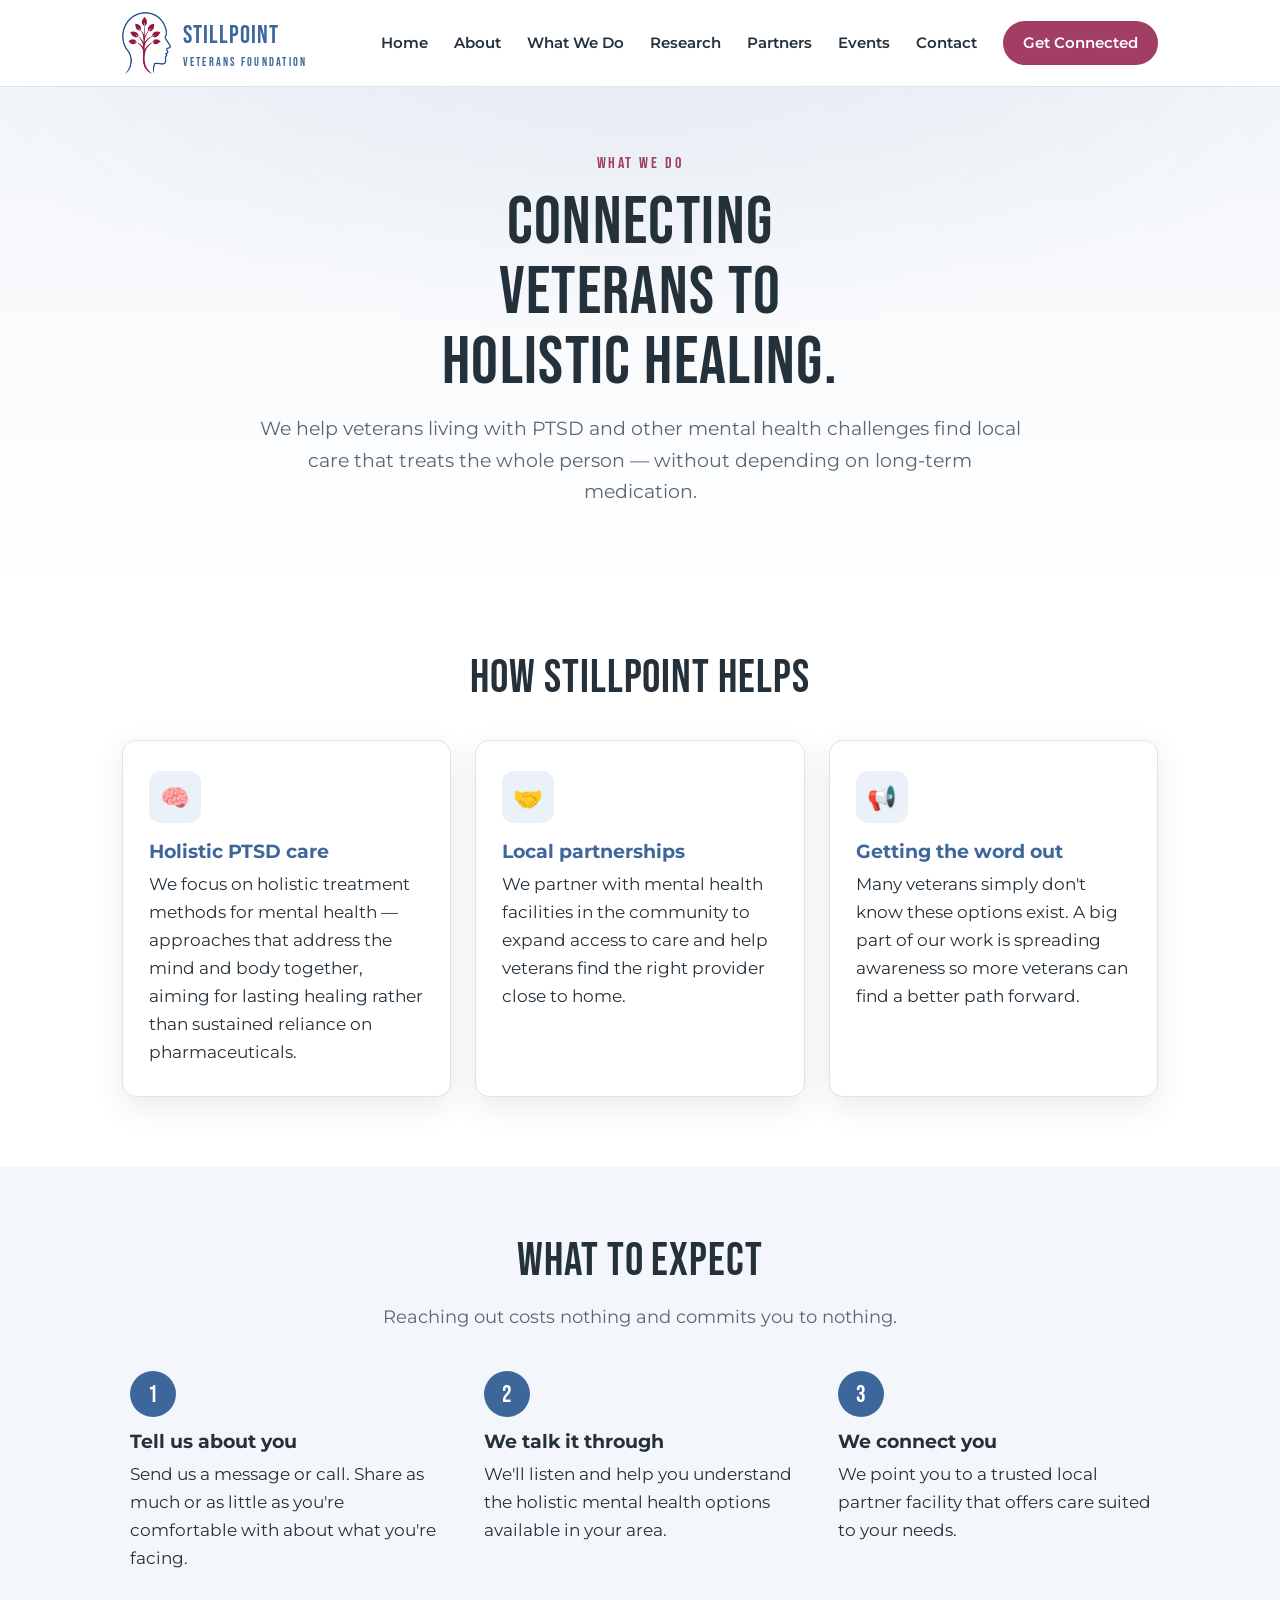
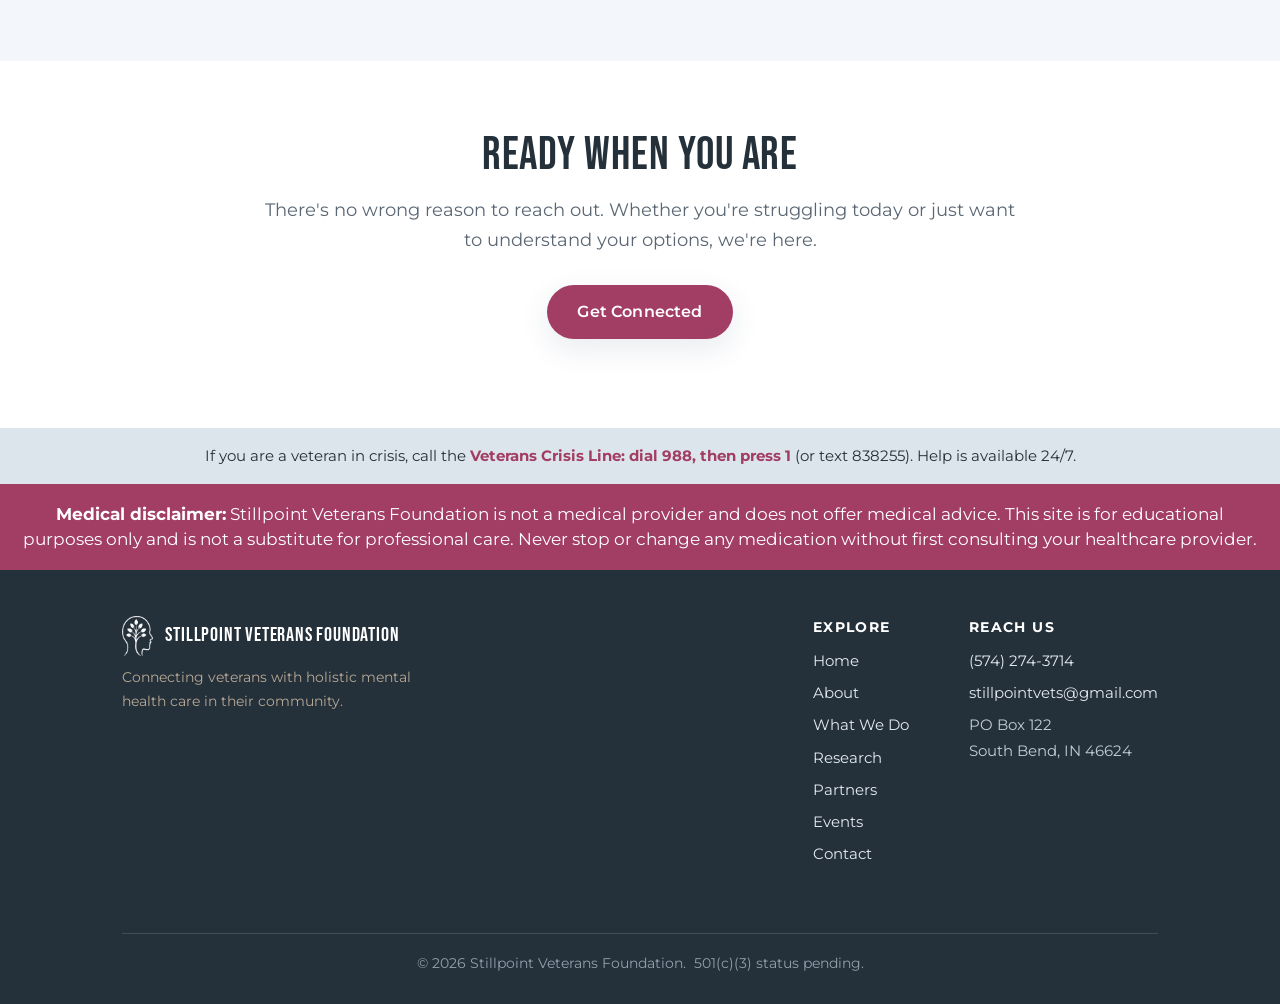
<file: services.html>
<!DOCTYPE html>
<html lang="en">
<head>
<meta charset="UTF-8">
<meta name="viewport" content="width=device-width, initial-scale=1">
<title>What We Do — Stillpoint Veterans Foundation</title>
<meta name="description" content="Stillpoint connects veterans with local, holistic mental health care for PTSD — treatment that doesn't rely on long-term medication. Here's how it works.">
<link rel="icon" href="images/favicon.png">
<link rel="apple-touch-icon" href="images/app-icon-180.png">
<link rel="manifest" href="manifest.json">
<meta name="theme-color" content="#3D679A">
<meta name="apple-mobile-web-app-capable" content="yes">
<meta name="apple-mobile-web-app-status-bar-style" content="black-translucent">
<meta name="apple-mobile-web-app-title" content="Stillpoint">
<link rel="stylesheet" href="styles.css">
</head>
<body>

<header class="site">
  <div class="nav">
    <a class="brand" href="index.html">
      <img src="images/logo-emblem.png" alt="Stillpoint Veterans Foundation logo">
      <span>Stillpoint<small>Veterans Foundation</small></span>
    </a>
    <button class="menu-btn" aria-label="Menu" onclick="document.getElementById('nav').classList.toggle('open')">☰</button>
    <nav class="nav-links" id="nav">
      <a href="index.html">Home</a>
      <a href="about.html">About</a>
      <a href="services.html">What We Do</a>
      <a href="research.html">Research</a>
      <a href="partners.html">Partners</a>
      <a href="events.html">Events</a>
      <a href="contact.html">Contact</a>
      <a class="cta" href="contact.html">Get Connected</a>
    </nav>
  </div>
</header>

<section class="hero" style="padding:64px 0 46px">
  <div class="wrap">
    <p class="eyebrow">What We Do</p>
    <h1>Connecting veterans to holistic healing.</h1>
    <p class="lead">We help veterans living with PTSD and other mental health challenges find local care that treats the whole person — without depending on long-term medication.</p>
  </div>
</section>

<section class="band">
  <div class="wrap">
    <h2 class="center">How Stillpoint helps</h2>
    <div class="cards">
      <div class="card">
        <div class="ic">&#129504;</div>
        <h3>Holistic PTSD care</h3>
        <p>We focus on holistic treatment methods for mental health — approaches that address the mind and body together, aiming for lasting healing rather than sustained reliance on pharmaceuticals.</p>
      </div>
      <div class="card">
        <div class="ic">&#129309;</div>
        <h3>Local partnerships</h3>
        <p>We partner with mental health facilities in the community to expand access to care and help veterans find the right provider close to home.</p>
      </div>
      <div class="card">
        <div class="ic">&#128226;</div>
        <h3>Getting the word out</h3>
        <p>Many veterans simply don't know these options exist. A big part of our work is spreading awareness so more veterans can find a better path forward.</p>
      </div>
    </div>
  </div>
</section>

<section class="band sand">
  <div class="wrap">
    <h2 class="center">What to expect</h2>
    <p class="lead-center">Reaching out costs nothing and commits you to nothing.</p>
    <div class="steps">
      <div class="step">
        <div class="num">1</div>
        <h3>Tell us about you</h3>
        <p>Send us a message or call. Share as much or as little as you're comfortable with about what you're facing.</p>
      </div>
      <div class="step">
        <div class="num">2</div>
        <h3>We talk it through</h3>
        <p>We'll listen and help you understand the holistic mental health options available in your area.</p>
      </div>
      <div class="step">
        <div class="num">3</div>
        <h3>We connect you</h3>
        <p>We point you to a trusted local partner facility that offers care suited to your needs.</p>
      </div>
    </div>
  </div>
</section>

<section class="band">
  <div class="wrap center">
    <h2>Ready when you are</h2>
    <p class="lead-center">There's no wrong reason to reach out. Whether you're struggling today or just want to understand your options, we're here.</p>
    <p class="center" style="margin-top:30px"><a class="btn" href="contact.html">Get Connected</a></p>
  </div>
</section>

<div class="disclaimer">
  If you are a veteran in crisis, call the <b>Veterans Crisis Line: dial 988, then press 1</b> (or text 838255). Help is available 24/7.
</div>

<div class="med-disclaimer">
  <b>Medical disclaimer:</b> Stillpoint Veterans Foundation is not a medical provider and does not offer medical advice. This site is for educational purposes only and is not a substitute for professional care. Never stop or change any medication without first consulting your healthcare provider.
</div>

<footer class="site">
  <div class="wrap">
    <div>
      <div class="fbrand"><img src="images/logo-emblem-white.png" alt=""> Stillpoint Veterans Foundation</div>
      <p class="note" style="max-width:34ch;color:#b7a994">Connecting veterans with holistic mental health care in their community.</p>
    </div>
    <div class="cols">
      <div>
        <h4>Explore</h4>
        <ul>
          <li><a href="index.html">Home</a></li>
          <li><a href="about.html">About</a></li>
          <li><a href="services.html">What We Do</a></li>
          <li><a href="research.html">Research</a></li>
          <li><a href="partners.html">Partners</a></li>
          <li><a href="events.html">Events</a></li>
          <li><a href="contact.html">Contact</a></li>
        </ul>
      </div>
      <div>
        <h4>Reach us</h4>
        <ul>
          <li><a href="tel:+15742743714">(574) 274-3714</a></li>
          <li><a href="mailto:stillpointvets@gmail.com">stillpointvets@gmail.com</a></li>
          <li>PO Box 122<br>South Bend, IN 46624</li>
        </ul>
      </div>
    </div>
    <div class="copyright">&copy; 2026 Stillpoint Veterans Foundation. &nbsp;501(c)(3) status pending.</div>
  </div>
</footer>

</body>
</html>
</file>
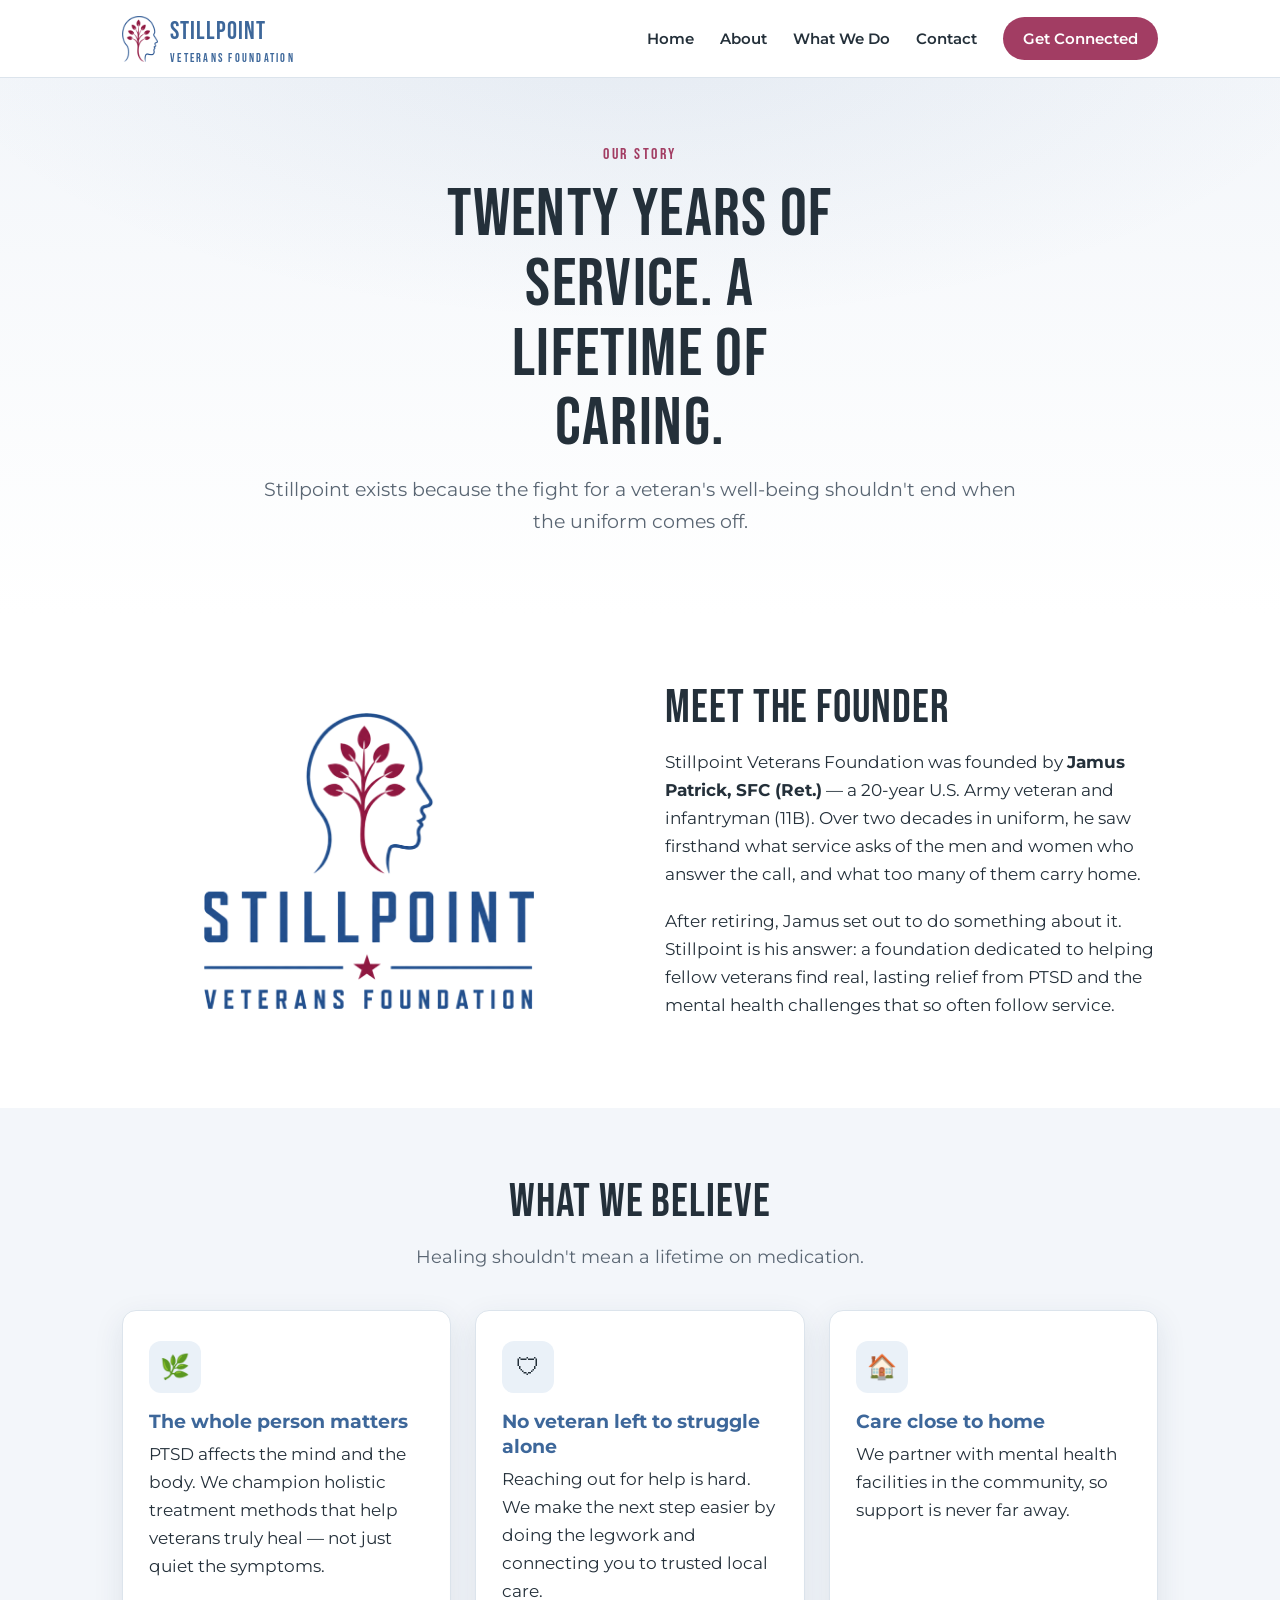
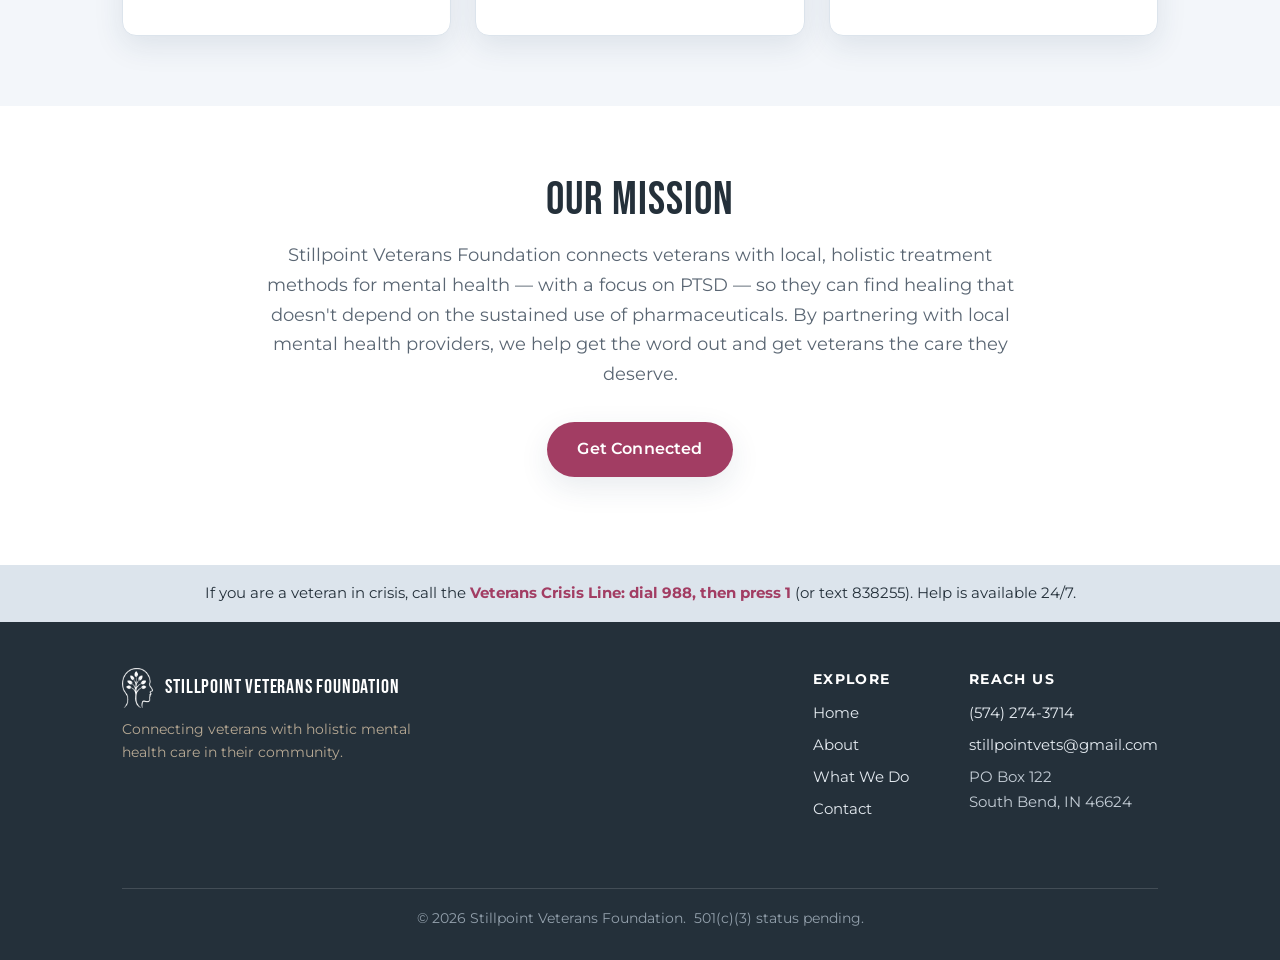
<file: website/about.html>
<!DOCTYPE html>
<html lang="en">
<head>
<meta charset="UTF-8">
<meta name="viewport" content="width=device-width, initial-scale=1">
<title>About — Stillpoint Veterans Foundation</title>
<meta name="description" content="Stillpoint Veterans Foundation was founded by Jamus Patrick, SFC (Ret.), a 20-year U.S. Army veteran, to connect veterans with holistic mental health care for PTSD.">
<link rel="icon" href="images/favicon.png">
<link rel="stylesheet" href="styles.css">
</head>
<body>

<header class="site">
  <div class="nav">
    <a class="brand" href="index.html">
      <img src="images/logo-emblem.png" alt="Stillpoint Veterans Foundation logo">
      <span>Stillpoint<small>Veterans Foundation</small></span>
    </a>
    <button class="menu-btn" aria-label="Menu" onclick="document.getElementById('nav').classList.toggle('open')">☰</button>
    <nav class="nav-links" id="nav">
      <a href="index.html">Home</a>
      <a href="about.html">About</a>
      <a href="services.html">What We Do</a>
      <a href="contact.html">Contact</a>
      <a class="cta" href="contact.html">Get Connected</a>
    </nav>
  </div>
</header>

<section class="hero" style="padding:64px 0 46px">
  <div class="wrap">
    <p class="eyebrow">Our Story</p>
    <h1>Twenty years of service. A lifetime of caring.</h1>
    <p class="lead">Stillpoint exists because the fight for a veteran's well-being shouldn't end when the uniform comes off.</p>
  </div>
</section>

<section class="band">
  <div class="wrap feature">
    <div class="media"><img src="images/logo-full.png" alt="Stillpoint Veterans Foundation logo"></div>
    <div>
      <h2>Meet the founder</h2>
      <p>Stillpoint Veterans Foundation was founded by <b>Jamus Patrick, SFC (Ret.)</b> — a 20-year U.S. Army veteran and infantryman (11B). Over two decades in uniform, he saw firsthand what service asks of the men and women who answer the call, and what too many of them carry home.</p>
      <p>After retiring, Jamus set out to do something about it. Stillpoint is his answer: a foundation dedicated to helping fellow veterans find real, lasting relief from PTSD and the mental health challenges that so often follow service.</p>
    </div>
  </div>
</section>

<section class="band sand">
  <div class="wrap">
    <h2 class="center">What we believe</h2>
    <p class="lead-center">Healing shouldn't mean a lifetime on medication.</p>
    <div class="cards">
      <div class="card">
        <div class="ic">&#127807;</div>
        <h3>The whole person matters</h3>
        <p>PTSD affects the mind and the body. We champion holistic treatment methods that help veterans truly heal — not just quiet the symptoms.</p>
      </div>
      <div class="card">
        <div class="ic">&#128737;</div>
        <h3>No veteran left to struggle alone</h3>
        <p>Reaching out for help is hard. We make the next step easier by doing the legwork and connecting you to trusted local care.</p>
      </div>
      <div class="card">
        <div class="ic">&#127968;</div>
        <h3>Care close to home</h3>
        <p>We partner with mental health facilities in the community, so support is never far away.</p>
      </div>
    </div>
  </div>
</section>

<section class="band">
  <div class="wrap center">
    <h2>Our mission</h2>
    <p class="lead-center">Stillpoint Veterans Foundation connects veterans with local, holistic treatment methods for mental health — with a focus on PTSD — so they can find healing that doesn't depend on the sustained use of pharmaceuticals. By partnering with local mental health providers, we help get the word out and get veterans the care they deserve.</p>
    <p class="center" style="margin-top:34px"><a class="btn" href="contact.html">Get Connected</a></p>
  </div>
</section>

<div class="disclaimer">
  If you are a veteran in crisis, call the <b>Veterans Crisis Line: dial 988, then press 1</b> (or text 838255). Help is available 24/7.
</div>

<footer class="site">
  <div class="wrap">
    <div>
      <div class="fbrand"><img src="images/logo-emblem-white.png" alt=""> Stillpoint Veterans Foundation</div>
      <p class="note" style="max-width:34ch;color:#b7a994">Connecting veterans with holistic mental health care in their community.</p>
    </div>
    <div class="cols">
      <div>
        <h4>Explore</h4>
        <ul>
          <li><a href="index.html">Home</a></li>
          <li><a href="about.html">About</a></li>
          <li><a href="services.html">What We Do</a></li>
          <li><a href="contact.html">Contact</a></li>
        </ul>
      </div>
      <div>
        <h4>Reach us</h4>
        <ul>
          <li><a href="tel:+15742743714">(574) 274-3714</a></li>
          <li><a href="mailto:stillpointvets@gmail.com">stillpointvets@gmail.com</a></li>
          <li>PO Box 122<br>South Bend, IN 46624</li>
        </ul>
      </div>
    </div>
    <div class="copyright">&copy; 2026 Stillpoint Veterans Foundation. &nbsp;501(c)(3) status pending.</div>
  </div>
</footer>

</body>
</html>
</file>
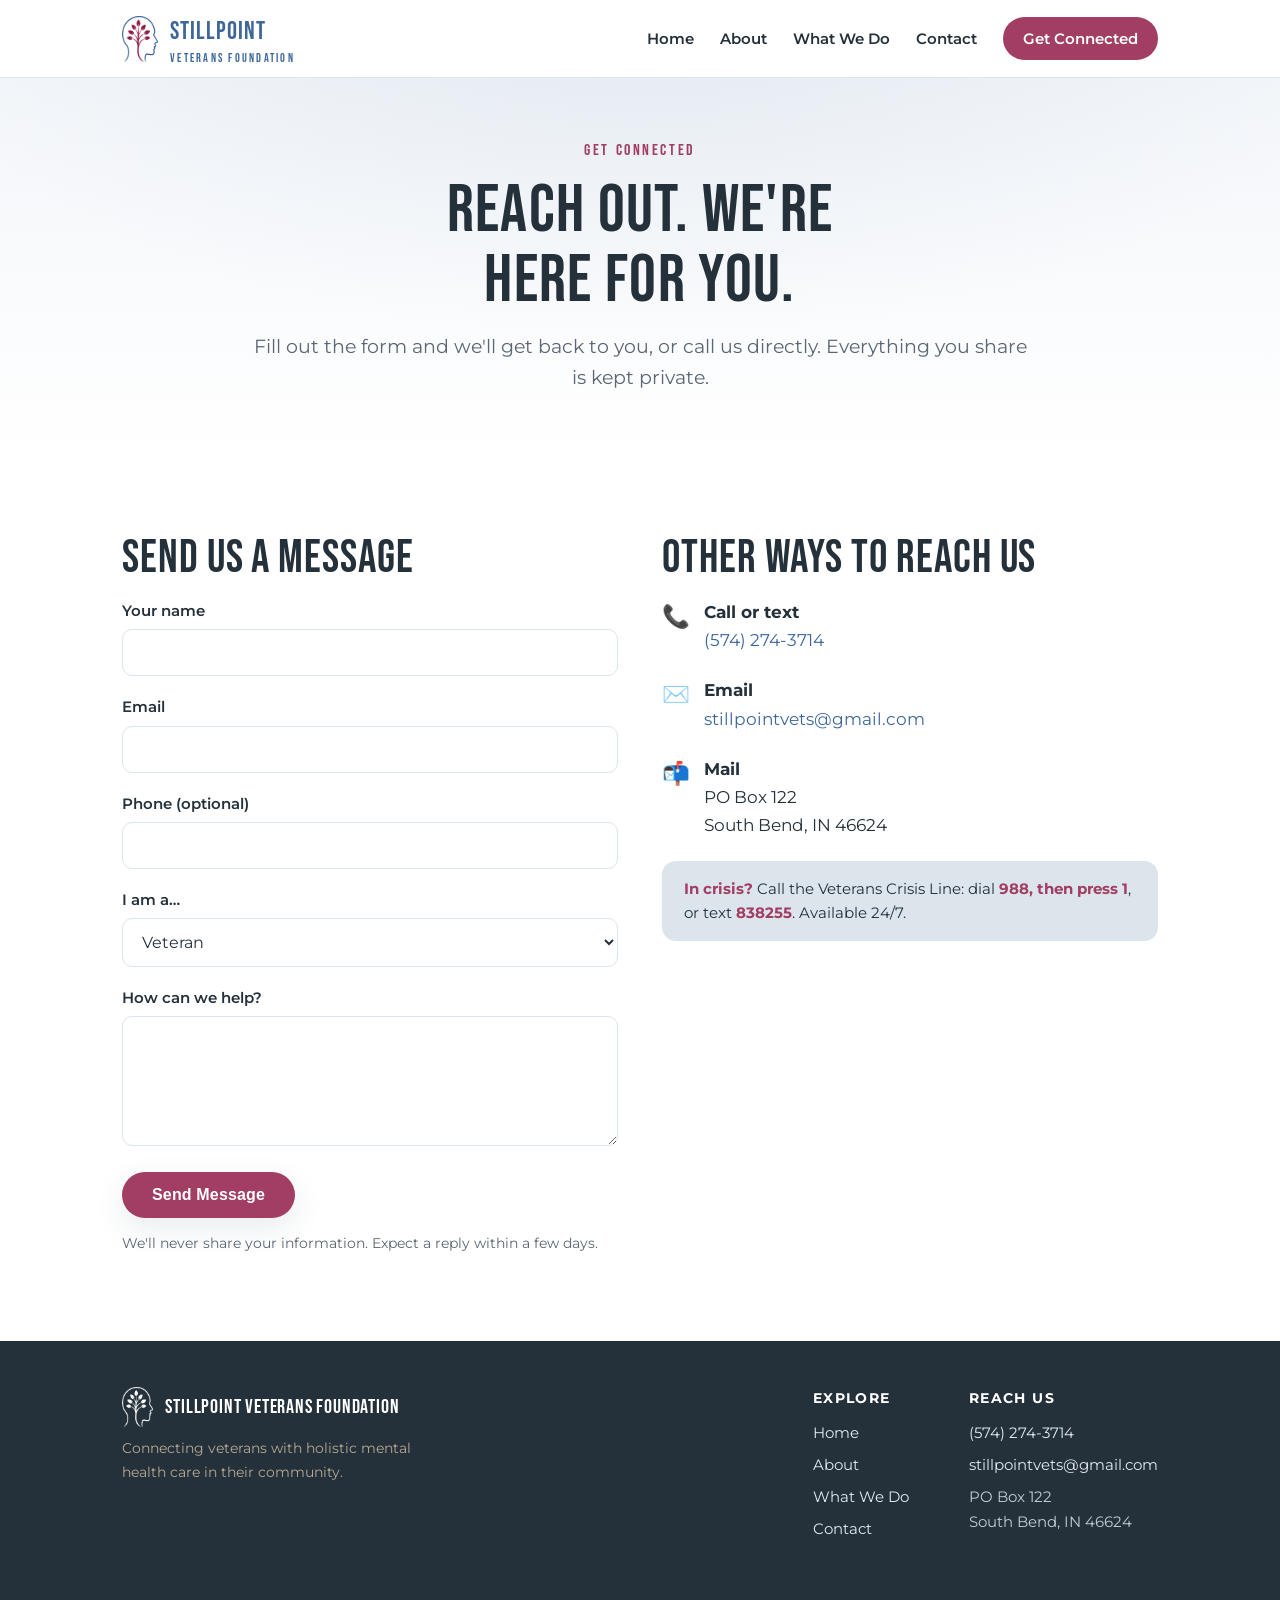
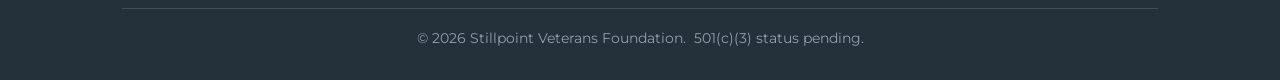
<file: website/contact.html>
<!DOCTYPE html>
<html lang="en">
<head>
<meta charset="UTF-8">
<meta name="viewport" content="width=device-width, initial-scale=1">
<title>Contact — Stillpoint Veterans Foundation</title>
<meta name="description" content="Get connected with holistic mental health care for veterans. Reach Stillpoint Veterans Foundation by form, phone, or email.">
<link rel="icon" href="images/favicon.png">
<link rel="stylesheet" href="styles.css">
</head>
<body>

<header class="site">
  <div class="nav">
    <a class="brand" href="index.html">
      <img src="images/logo-emblem.png" alt="Stillpoint Veterans Foundation logo">
      <span>Stillpoint<small>Veterans Foundation</small></span>
    </a>
    <button class="menu-btn" aria-label="Menu" onclick="document.getElementById('nav').classList.toggle('open')">☰</button>
    <nav class="nav-links" id="nav">
      <a href="index.html">Home</a>
      <a href="about.html">About</a>
      <a href="services.html">What We Do</a>
      <a href="contact.html">Contact</a>
      <a class="cta" href="contact.html">Get Connected</a>
    </nav>
  </div>
</header>

<section class="hero" style="padding:60px 0 40px">
  <div class="wrap">
    <p class="eyebrow">Get Connected</p>
    <h1>Reach out. We're here for you.</h1>
    <p class="lead">Fill out the form and we'll get back to you, or call us directly. Everything you share is kept private.</p>
  </div>
</section>

<section class="band">
  <div class="wrap contact-grid">
    <div>
      <h2>Send us a message</h2>
      <!-- FORMSPREE: connected to Stillpoint's form endpoint -->
      <form action="https://formspree.io/f/xnjejylo" method="POST">
        <div class="form-field">
          <label for="name">Your name</label>
          <input type="text" id="name" name="name" required>
        </div>
        <div class="form-field">
          <label for="email">Email</label>
          <input type="email" id="email" name="email" required>
        </div>
        <div class="form-field">
          <label for="phone">Phone (optional)</label>
          <input type="tel" id="phone" name="phone">
        </div>
        <div class="form-field">
          <label for="role">I am a&hellip;</label>
          <select id="role" name="role">
            <option>Veteran</option>
            <option>Family member of a veteran</option>
            <option>Mental health provider</option>
            <option>Other</option>
          </select>
        </div>
        <div class="form-field">
          <label for="message">How can we help?</label>
          <textarea id="message" name="message" required></textarea>
        </div>
        <input type="hidden" name="_subject" value="New message from Stillpoint website">
        <button class="btn" type="submit">Send Message</button>
        <p class="note" style="margin-top:14px">We'll never share your information. Expect a reply within a few days.</p>
      </form>
    </div>

    <div>
      <h2>Other ways to reach us</h2>
      <ul class="contact-info">
        <li>
          <span class="ic">&#128222;</span>
          <span><b>Call or text</b><a href="tel:+15742743714">(574) 274-3714</a></span>
        </li>
        <li>
          <span class="ic">&#9993;&#65039;</span>
          <span><b>Email</b><a href="mailto:stillpointvets@gmail.com">stillpointvets@gmail.com</a></span>
        </li>
        <li>
          <span class="ic">&#128236;</span>
          <span><b>Mail</b>PO Box 122<br>South Bend, IN 46624</span>
        </li>
      </ul>

      <div class="disclaimer" style="border-radius:14px;text-align:left;margin-top:16px">
        <b>In crisis?</b> Call the Veterans Crisis Line: dial <b>988, then press 1</b>, or text <b>838255</b>. Available 24/7.
      </div>
    </div>
  </div>
</section>

<footer class="site">
  <div class="wrap">
    <div>
      <div class="fbrand"><img src="images/logo-emblem-white.png" alt=""> Stillpoint Veterans Foundation</div>
      <p class="note" style="max-width:34ch;color:#b7a994">Connecting veterans with holistic mental health care in their community.</p>
    </div>
    <div class="cols">
      <div>
        <h4>Explore</h4>
        <ul>
          <li><a href="index.html">Home</a></li>
          <li><a href="about.html">About</a></li>
          <li><a href="services.html">What We Do</a></li>
          <li><a href="contact.html">Contact</a></li>
        </ul>
      </div>
      <div>
        <h4>Reach us</h4>
        <ul>
          <li><a href="tel:+15742743714">(574) 274-3714</a></li>
          <li><a href="mailto:stillpointvets@gmail.com">stillpointvets@gmail.com</a></li>
          <li>PO Box 122<br>South Bend, IN 46624</li>
        </ul>
      </div>
    </div>
    <div class="copyright">&copy; 2026 Stillpoint Veterans Foundation. &nbsp;501(c)(3) status pending.</div>
  </div>
</footer>

</body>
</html>
</file>
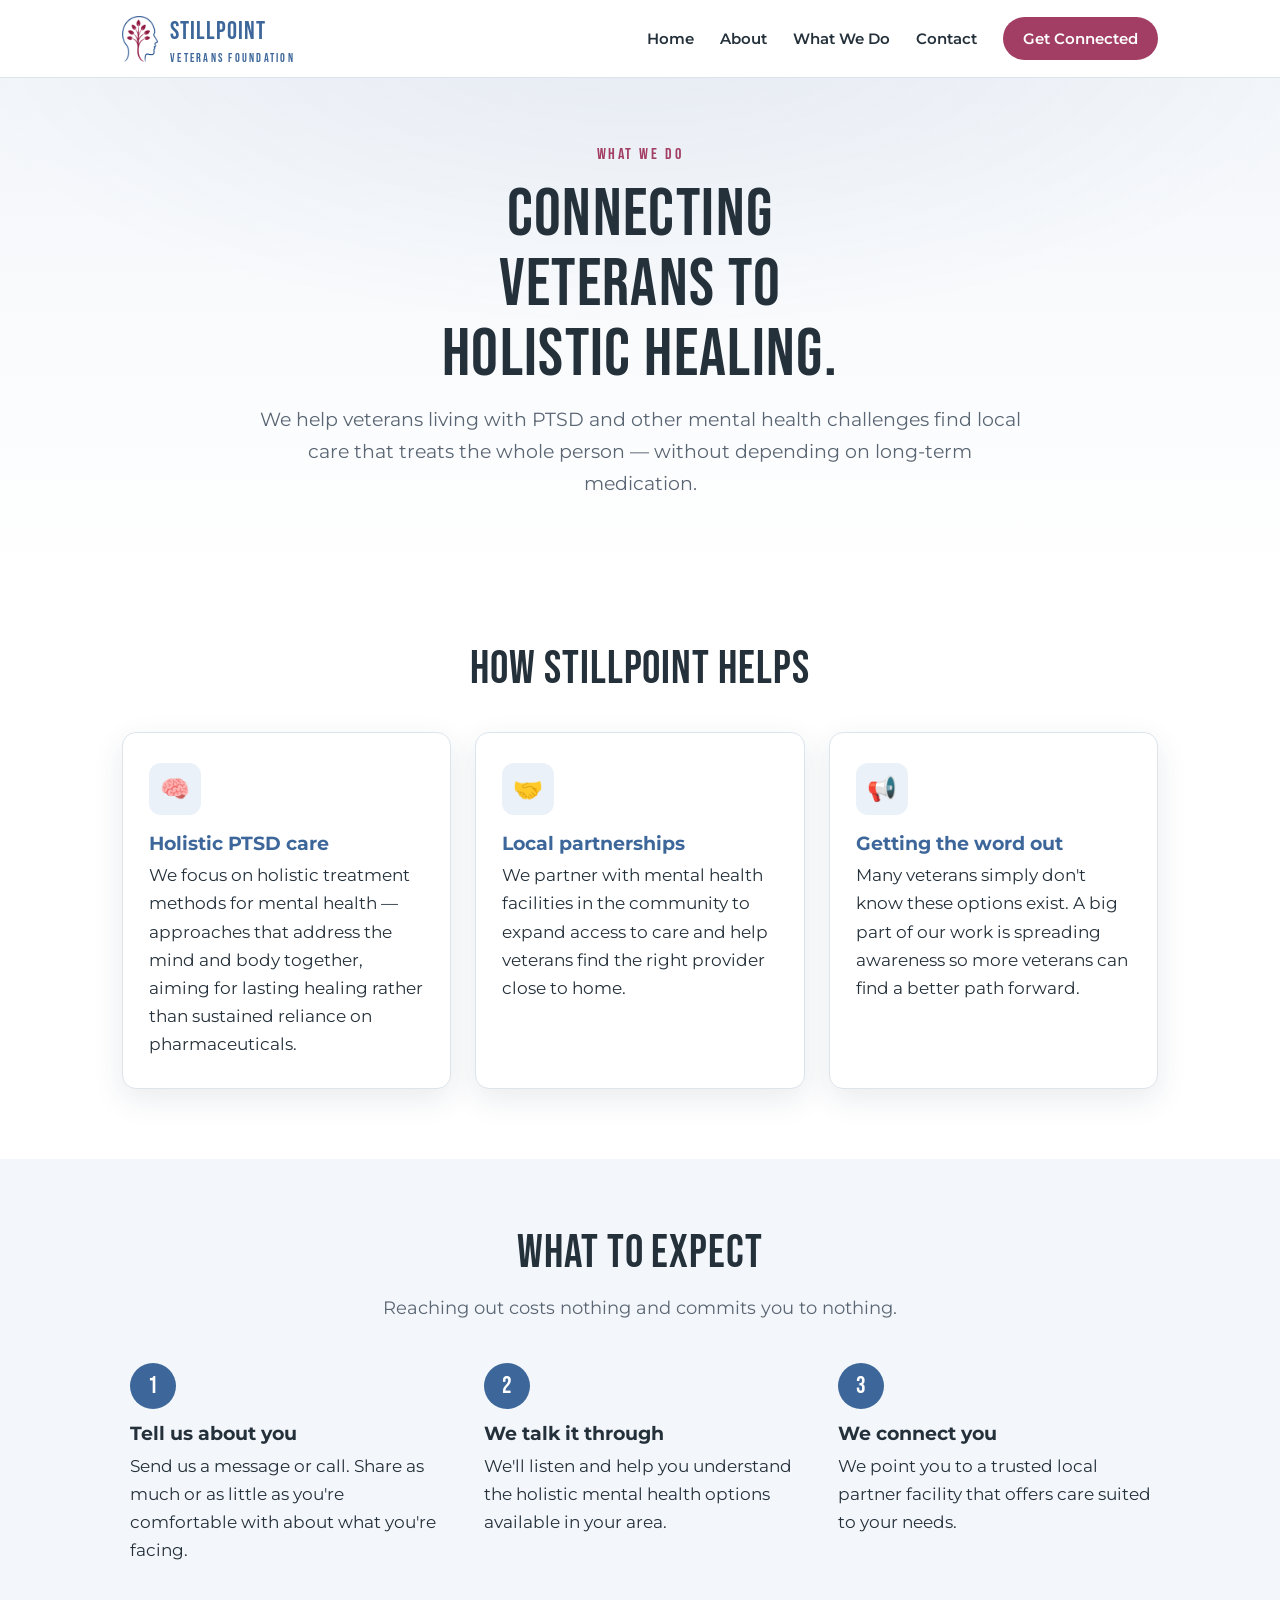
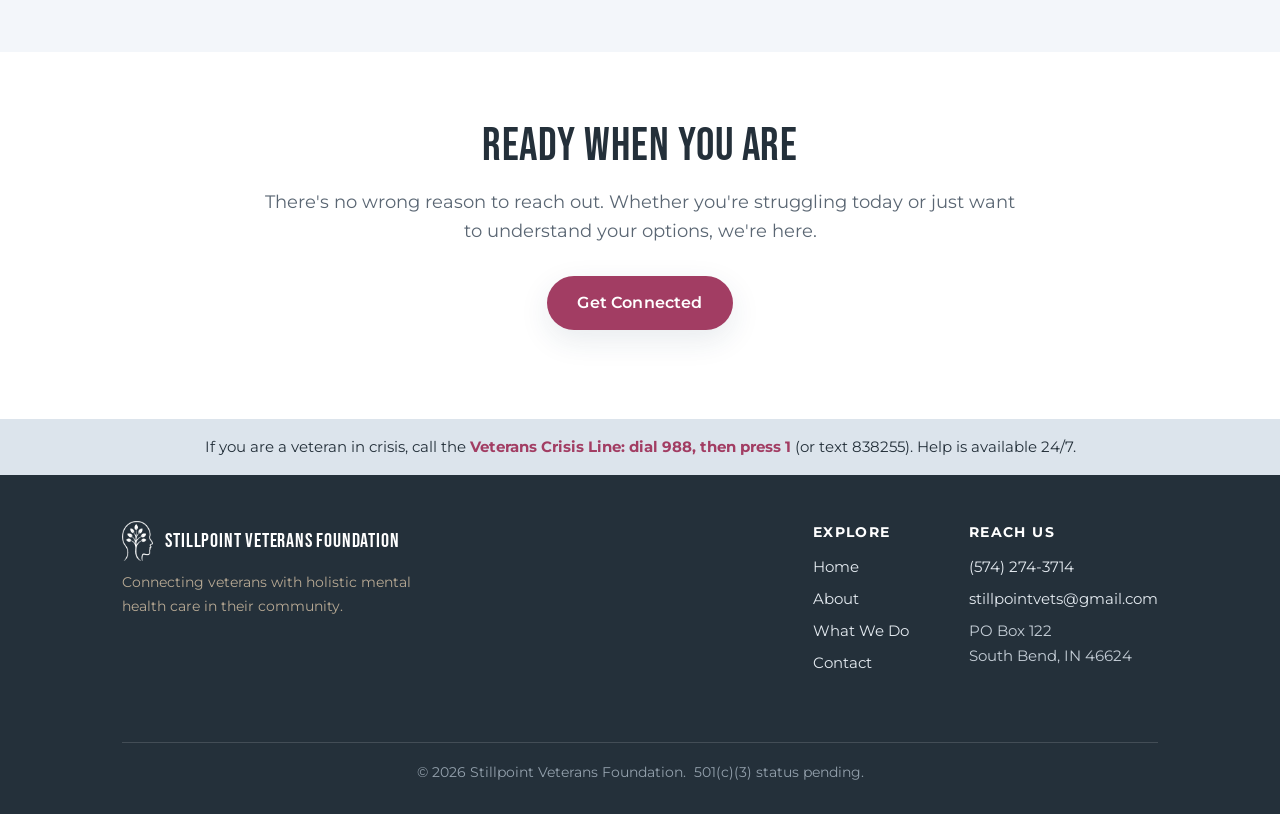
<file: website/services.html>
<!DOCTYPE html>
<html lang="en">
<head>
<meta charset="UTF-8">
<meta name="viewport" content="width=device-width, initial-scale=1">
<title>What We Do — Stillpoint Veterans Foundation</title>
<meta name="description" content="Stillpoint connects veterans with local, holistic mental health care for PTSD — treatment that doesn't rely on long-term medication. Here's how it works.">
<link rel="icon" href="images/favicon.png">
<link rel="stylesheet" href="styles.css">
</head>
<body>

<header class="site">
  <div class="nav">
    <a class="brand" href="index.html">
      <img src="images/logo-emblem.png" alt="Stillpoint Veterans Foundation logo">
      <span>Stillpoint<small>Veterans Foundation</small></span>
    </a>
    <button class="menu-btn" aria-label="Menu" onclick="document.getElementById('nav').classList.toggle('open')">☰</button>
    <nav class="nav-links" id="nav">
      <a href="index.html">Home</a>
      <a href="about.html">About</a>
      <a href="services.html">What We Do</a>
      <a href="contact.html">Contact</a>
      <a class="cta" href="contact.html">Get Connected</a>
    </nav>
  </div>
</header>

<section class="hero" style="padding:64px 0 46px">
  <div class="wrap">
    <p class="eyebrow">What We Do</p>
    <h1>Connecting veterans to holistic healing.</h1>
    <p class="lead">We help veterans living with PTSD and other mental health challenges find local care that treats the whole person — without depending on long-term medication.</p>
  </div>
</section>

<section class="band">
  <div class="wrap">
    <h2 class="center">How Stillpoint helps</h2>
    <div class="cards">
      <div class="card">
        <div class="ic">&#129504;</div>
        <h3>Holistic PTSD care</h3>
        <p>We focus on holistic treatment methods for mental health — approaches that address the mind and body together, aiming for lasting healing rather than sustained reliance on pharmaceuticals.</p>
      </div>
      <div class="card">
        <div class="ic">&#129309;</div>
        <h3>Local partnerships</h3>
        <p>We partner with mental health facilities in the community to expand access to care and help veterans find the right provider close to home.</p>
      </div>
      <div class="card">
        <div class="ic">&#128226;</div>
        <h3>Getting the word out</h3>
        <p>Many veterans simply don't know these options exist. A big part of our work is spreading awareness so more veterans can find a better path forward.</p>
      </div>
    </div>
  </div>
</section>

<section class="band sand">
  <div class="wrap">
    <h2 class="center">What to expect</h2>
    <p class="lead-center">Reaching out costs nothing and commits you to nothing.</p>
    <div class="steps">
      <div class="step">
        <div class="num">1</div>
        <h3>Tell us about you</h3>
        <p>Send us a message or call. Share as much or as little as you're comfortable with about what you're facing.</p>
      </div>
      <div class="step">
        <div class="num">2</div>
        <h3>We talk it through</h3>
        <p>We'll listen and help you understand the holistic mental health options available in your area.</p>
      </div>
      <div class="step">
        <div class="num">3</div>
        <h3>We connect you</h3>
        <p>We point you to a trusted local partner facility that offers care suited to your needs.</p>
      </div>
    </div>
  </div>
</section>

<section class="band">
  <div class="wrap center">
    <h2>Ready when you are</h2>
    <p class="lead-center">There's no wrong reason to reach out. Whether you're struggling today or just want to understand your options, we're here.</p>
    <p class="center" style="margin-top:30px"><a class="btn" href="contact.html">Get Connected</a></p>
  </div>
</section>

<div class="disclaimer">
  If you are a veteran in crisis, call the <b>Veterans Crisis Line: dial 988, then press 1</b> (or text 838255). Help is available 24/7.
</div>

<footer class="site">
  <div class="wrap">
    <div>
      <div class="fbrand"><img src="images/logo-emblem-white.png" alt=""> Stillpoint Veterans Foundation</div>
      <p class="note" style="max-width:34ch;color:#b7a994">Connecting veterans with holistic mental health care in their community.</p>
    </div>
    <div class="cols">
      <div>
        <h4>Explore</h4>
        <ul>
          <li><a href="index.html">Home</a></li>
          <li><a href="about.html">About</a></li>
          <li><a href="services.html">What We Do</a></li>
          <li><a href="contact.html">Contact</a></li>
        </ul>
      </div>
      <div>
        <h4>Reach us</h4>
        <ul>
          <li><a href="tel:+15742743714">(574) 274-3714</a></li>
          <li><a href="mailto:stillpointvets@gmail.com">stillpointvets@gmail.com</a></li>
          <li>PO Box 122<br>South Bend, IN 46624</li>
        </ul>
      </div>
    </div>
    <div class="copyright">&copy; 2026 Stillpoint Veterans Foundation. &nbsp;501(c)(3) status pending.</div>
  </div>
</footer>

</body>
</html>
</file>
<file: styles.css>
@import url('https://fonts.googleapis.com/css2?family=Bebas+Neue&family=Montserrat:wght@400;500;600;700&display=swap');
/* Stillpoint Veterans Foundation — site styles (brand: blue #3D679A / maroon #A23D63) */
:root{
  --blue:#3D679A;
  --blue-dark:#315688;
  --blue-deep:#22456B;
  --maroon:#A23D63;
  --maroon-dark:#84304F;
  --ink:#24303A;
  --cream:#FFFFFF;
  --sand:#F3F6FA;
  --sand-deep:#DCE4EC;
  --muted:#5A6673;
  --white:#ffffff;
  --shadow:0 10px 30px rgba(34,54,84,.10);
  --radius:14px;
  --maxw:1080px;
  --font:'Montserrat',-apple-system,BlinkMacSystemFont,"Segoe UI",Roboto,Helvetica,Arial,sans-serif;
  --display:'Bebas Neue','Arial Narrow',sans-serif;
}
*{box-sizing:border-box}
html{scroll-behavior:smooth}
body{
  margin:0;font-family:var(--font);color:var(--ink);
  background:var(--cream);line-height:1.65;font-size:17px;
  -webkit-font-smoothing:antialiased;
}
h1,h2{font-family:var(--display);font-weight:400;letter-spacing:.02em;line-height:1.04;color:var(--ink)}
h1{font-size:clamp(2.7rem,6.5vw,4.2rem);margin:.1em 0}
h2{font-size:clamp(2rem,4.5vw,2.9rem);margin:0 0 .35em}
h3{font-family:var(--font);font-weight:700;font-size:1.2rem;line-height:1.3;color:var(--ink);margin:0 0 .3em}
p{margin:0 0 1.1em}
a{color:var(--blue);text-decoration:none}
a:hover{text-decoration:underline}
img{max-width:100%;display:block}
.wrap{max-width:var(--maxw);margin:0 auto;padding:0 22px}
.center{text-align:center}

/* Buttons */
.btn{
  display:inline-block;background:var(--maroon);color:#fff;font-weight:600;
  padding:14px 30px;border-radius:50px;font-size:1rem;letter-spacing:.01em;
  box-shadow:var(--shadow);transition:transform .15s ease,background .15s ease;
  border:none;cursor:pointer;text-align:center;
}
.btn:hover{background:var(--maroon-dark);text-decoration:none;transform:translateY(-2px)}
.btn-outline{
  background:transparent;color:var(--blue);border:2px solid var(--blue);
  box-shadow:none;padding:12px 28px;
}
.btn-outline:hover{background:var(--blue);color:#fff}

/* Header / nav */
header.site{
  position:sticky;top:0;z-index:50;background:rgba(255,255,255,.94);
  backdrop-filter:saturate(160%) blur(8px);border-bottom:1px solid var(--sand-deep);
}
.nav{display:flex;align-items:center;justify-content:space-between;padding:12px 22px;max-width:var(--maxw);margin:0 auto}
.brand{display:flex;align-items:center;gap:12px;font-family:var(--display);font-weight:400;font-size:1.55rem;letter-spacing:.04em;color:var(--blue)}
.brand:hover{text-decoration:none}
.brand img{height:62px;width:auto}
.brand small{display:block;font-family:var(--display);font-weight:400;font-size:.78rem;letter-spacing:.18em;text-transform:uppercase;color:var(--blue);line-height:1}
.nav-links{display:flex;align-items:center;gap:26px}
.nav-links a{color:var(--ink);font-weight:600;font-size:.95rem}
.nav-links a.cta{background:var(--maroon);color:#fff;padding:9px 20px;border-radius:50px}
.nav-links a.cta:hover{background:var(--maroon-dark);text-decoration:none}
.menu-btn{display:none;background:none;border:none;font-size:1.7rem;color:var(--ink);cursor:pointer}

/* Hero (inner pages) */
.hero{
  position:relative;padding:80px 0 70px;text-align:center;overflow:hidden;
  background:
    radial-gradient(1200px 500px at 50% -10%, rgba(61,103,154,.08), transparent 60%),
    linear-gradient(180deg,var(--sand) 0%, var(--cream) 100%);
}
.hero .eyebrow{font-family:var(--display);text-transform:uppercase;letter-spacing:.16em;font-size:1rem;font-weight:400;color:var(--maroon);margin-bottom:12px}
.hero h1{max-width:16ch;margin-left:auto;margin-right:auto}
.hero p.lead{font-size:1.2rem;color:var(--muted);max-width:60ch;margin:14px auto 30px}
.hero-actions{display:flex;gap:14px;justify-content:center;flex-wrap:wrap}
.hero-logo{height:120px;width:auto;margin:0 auto 26px}

/* Blue color-wash hero (home page) */
.hero-photo{
  padding:120px 0 110px;
  background:
    radial-gradient(900px 380px at 72% 26%, rgba(255,255,255,.12), transparent 60%),
    linear-gradient(140deg, #315688 0%, #3D679A 42%, #2E5079 76%, #22456B 100%);
}
.hero-photo .eyebrow{color:#CBDAEE}
.hero-photo h1{color:#fff;text-shadow:0 2px 16px rgba(12,28,48,.35);max-width:18ch}
.hero-photo p.lead{color:#E7EEF6}
.hero-photo .btn{background:var(--maroon);color:#fff}
.hero-photo .btn:hover{background:var(--maroon-dark);color:#fff}
.hero-photo .btn-outline{background:transparent;color:#fff;border-color:#fff}
.hero-photo .btn-outline:hover{background:#fff;color:var(--blue)}

/* Sections */
section.band{padding:70px 0}
section.band.sand{background:var(--sand)}
section.band.ink{background:linear-gradient(150deg,#315688,#22456B);color:#E6ECF2}
section.band.ink h2,section.band.ink h3{color:#fff}
.lead-center{max-width:64ch;margin:0 auto 10px;text-align:center;color:var(--muted);font-size:1.12rem}
section.band.ink .lead-center{color:#C3CDD7}

/* Cards */
.cards{display:grid;grid-template-columns:repeat(auto-fit,minmax(250px,1fr));gap:24px;margin-top:38px}
.card{background:#fff;border-radius:var(--radius);padding:30px 26px;box-shadow:var(--shadow);border:1px solid var(--sand-deep)}
.card .ic{width:52px;height:52px;border-radius:12px;background:#EAF1F8;display:flex;align-items:center;justify-content:center;margin-bottom:16px;font-size:1.5rem}
.card h3{color:var(--blue)}
.card p:last-child{margin-bottom:0}

/* Steps */
.steps{display:grid;grid-template-columns:repeat(auto-fit,minmax(220px,1fr));gap:26px;margin-top:40px;counter-reset:step}
.step{position:relative;padding-left:8px}
.step .num{display:inline-flex;align-items:center;justify-content:center;width:46px;height:46px;border-radius:50%;background:var(--blue);color:#fff;font-family:var(--display);font-weight:400;font-size:1.5rem;margin-bottom:12px}

/* Feature row */
.feature{display:grid;grid-template-columns:1fr 1fr;gap:50px;align-items:center}
.feature .media{background:transparent;border-radius:0;min-height:0;display:flex;align-items:center;justify-content:center;box-shadow:none}
.feature .media img{width:80%;max-width:330px;border-radius:0}

/* Trust strip */
.trust{display:flex;flex-wrap:wrap;gap:18px 40px;justify-content:center;margin-top:20px;color:var(--muted);font-weight:600}
.trust span{display:flex;align-items:center;gap:8px}
.trust .dot{color:var(--maroon);font-size:1.2rem}

/* Contact */
.contact-grid{display:grid;grid-template-columns:1fr 1fr;gap:44px;align-items:start}
.form-field{margin-bottom:18px}
.form-field label{display:block;font-weight:600;margin-bottom:6px;font-size:.95rem}
.form-field input,.form-field textarea,.form-field select{
  width:100%;padding:13px 15px;border:1.5px solid var(--sand-deep);border-radius:10px;
  font-size:1rem;font-family:inherit;background:#fff;color:var(--ink);
}
.form-field input:focus,.form-field textarea:focus,.form-field select:focus{outline:none;border-color:var(--blue)}
.form-field textarea{min-height:130px;resize:vertical}
.contact-info li{list-style:none;display:flex;gap:14px;align-items:flex-start;margin-bottom:22px}
.contact-info{padding:0;margin:0}
.contact-info .ic{font-size:1.4rem;flex:0 0 auto}
.contact-info b{display:block}
.note{font-size:.9rem;color:var(--muted)}

/* Footer */
footer.site{background:var(--ink);color:#C4CDD6;padding:46px 0 30px;font-size:.95rem}
footer.site .wrap{display:flex;flex-wrap:wrap;gap:30px;justify-content:space-between}
footer.site a{color:#E4EAF0}
footer.site .fbrand{display:flex;align-items:center;gap:12px;margin-bottom:10px;color:#fff;font-family:var(--display);font-size:1.25rem;letter-spacing:.04em}
footer.site .fbrand img{height:40px;width:auto}
footer.site .cols{display:flex;gap:60px;flex-wrap:wrap}
footer.site h4{color:#fff;margin:0 0 10px;font-size:.85rem;letter-spacing:.1em;text-transform:uppercase}
footer.site ul{list-style:none;padding:0;margin:0}
footer.site li{margin-bottom:7px}
.copyright{border-top:1px solid rgba(255,255,255,.14);margin-top:30px;padding-top:18px;font-size:.85rem;color:#93A0AC;text-align:center;width:100%}

/* Events */
.events{max-width:760px;margin:34px auto 0;display:flex;flex-direction:column;gap:18px}
.event-card{display:flex;gap:22px;background:#fff;border:1px solid var(--sand-deep);border-radius:var(--radius);padding:22px 24px;box-shadow:var(--shadow);align-items:flex-start}
.event-date{flex:0 0 auto;width:74px;text-align:center;background:var(--blue);color:#fff;border-radius:12px;padding:12px 0;line-height:1}
.event-month{display:block;font-family:var(--font);font-weight:700;font-size:.8rem;letter-spacing:.1em;text-transform:uppercase}
.event-day{display:block;font-family:var(--display);font-size:2rem;margin-top:4px}
.event-body h3{color:var(--blue);margin-bottom:4px}
.event-meta{color:var(--maroon);font-weight:600;font-size:.9rem;margin-bottom:8px}
.event-body .btn{margin-top:6px}
@media(max-width:560px){.event-card{flex-direction:column;gap:14px}.event-date{width:auto;display:inline-block;padding:8px 16px}}

/* Calendar */
.calendar{max-width:360px;margin:30px auto 6px;background:#fff;border:1px solid var(--sand-deep);border-radius:var(--radius);box-shadow:var(--shadow);overflow:hidden}
.cal-head{display:flex;align-items:center;justify-content:space-between;background:var(--blue);color:#fff;padding:12px 14px}
.cal-title{font-family:var(--display);font-size:1.5rem;letter-spacing:.05em;text-transform:uppercase}
.cal-nav{background:rgba(255,255,255,.18);border:none;color:#fff;width:34px;height:34px;border-radius:50%;font-size:1.4rem;cursor:pointer;line-height:1;display:flex;align-items:center;justify-content:center;padding:0;transition:background .15s ease}
.cal-nav:hover{background:rgba(255,255,255,.34)}
.cal-grid{display:grid;grid-template-columns:repeat(7,1fr);text-align:center}
.cal-dow{padding:10px 8px 4px;font-size:.7rem;font-weight:700;color:var(--muted);text-transform:uppercase;letter-spacing:.04em}
#calDays{padding:4px 8px 12px}
.cal-day{padding:8px 0;font-size:.92rem;color:var(--ink);position:relative}
.cal-day.muted{color:#C3CCD6}
.cal-day.today{background:var(--sand);border-radius:8px;font-weight:700}
.cal-day.event{font-weight:700;color:var(--maroon)}
.cal-day.event::after{content:"";position:absolute;bottom:3px;left:50%;transform:translateX(-50%);width:5px;height:5px;border-radius:50%;background:var(--maroon)}
.cal-legend{border-top:1px solid var(--sand-deep);padding:10px 14px;font-size:.8rem;color:var(--maroon);font-weight:600;display:flex;align-items:center;gap:8px;justify-content:center}
.cal-dot{width:9px;height:9px;border-radius:50%;background:var(--maroon);display:inline-block;flex:0 0 auto}

/* Partners */
.partners{display:grid;grid-template-columns:repeat(auto-fit,minmax(320px,1fr));gap:24px;max-width:760px;margin:34px auto 0}
.partner-card{background:#fff;border:1px solid var(--sand-deep);border-radius:var(--radius);padding:30px 28px;box-shadow:var(--shadow)}
.partner-card h3{color:var(--blue);margin-bottom:2px}
.partner-loc{color:var(--maroon);font-weight:600;font-size:.92rem;margin-bottom:12px}
.partner-contact{list-style:none;padding:0;margin:16px 0 22px;font-size:.96rem}
.partner-contact li{display:flex;gap:10px;align-items:flex-start;margin-bottom:9px;color:var(--ink)}
.partner-contact .pc-ic{flex:0 0 auto}

/* Disclaimer band */
.disclaimer{background:var(--sand-deep);color:var(--ink);text-align:center;padding:16px 22px;font-size:.92rem}
.disclaimer b{color:var(--maroon)}
.med-disclaimer{background:var(--maroon);color:#fff;text-align:center;padding:18px 22px;font-size:1.04rem;line-height:1.5}
.med-disclaimer b{color:#fff}

/* Research / evidence page */
.ev-note{background:#fff;border-left:4px solid var(--blue);padding:16px 20px;margin:0 0 8px;border-radius:8px;color:var(--muted);font-size:.95rem}
.ev-note b{color:var(--ink)}
.ev-legend{display:flex;flex-wrap:wrap;gap:8px 18px;margin:10px 0 0;font-size:.85rem;color:var(--muted)}
.ev-tag{display:inline-block;font-size:.64rem;font-weight:700;letter-spacing:.05em;text-transform:uppercase;padding:3px 10px;border-radius:50px;color:#fff;vertical-align:middle;margin-left:6px}
.ev-strong{background:#2e7d54}
.ev-growing{background:var(--blue)}
.ev-emerging{background:#c07a2a}
.ev-prelim{background:var(--muted)}
.ev-item{background:#fff;border-radius:14px;padding:22px 24px;margin:16px 0;box-shadow:var(--shadow)}
.ev-item h3{font-family:var(--font);font-weight:700;color:var(--blue);font-size:1.3rem;margin:0 0 6px;line-height:1.25}
.ev-item .lead{margin:6px 0 12px;color:var(--ink);font-size:1rem}
.ev-item h4{font-size:.72rem;text-transform:uppercase;letter-spacing:.06em;color:var(--maroon);margin:14px 0 6px}
.ev-links{list-style:none;padding:0;margin:0}
.ev-links li{padding:6px 0 6px 24px;position:relative;border-bottom:1px solid var(--sand-deep);font-size:.95rem}
.ev-links li:last-child{border-bottom:none}
.ev-links li::before{content:"\2192";position:absolute;left:0;color:var(--blue);font-weight:700}
.ev-links a{font-weight:600;color:var(--blue-deep)}
.ev-src{display:block;font-size:.78rem;color:var(--muted);font-weight:400}

/* Signup popup */
.modal-overlay{position:fixed;inset:0;background:rgba(18,26,38,.55);display:none;align-items:center;justify-content:center;z-index:200;padding:20px}
.modal-overlay.open{display:flex}
.modal{background:#fff;border-radius:16px;max-width:400px;width:100%;padding:34px 30px 30px;text-align:center;position:relative;box-shadow:0 24px 60px rgba(18,26,38,.32);border-top:6px solid var(--maroon)}
.modal-close{position:absolute;top:8px;right:14px;background:none;border:none;font-size:1.9rem;line-height:1;color:var(--muted);cursor:pointer;padding:2px 6px}
.modal-close:hover{color:var(--ink)}
.modal-logo{width:64px;height:auto;margin:0 auto 10px;display:block}
.modal-title{font-family:var(--display);color:var(--blue);font-size:2.1rem;letter-spacing:.03em;text-transform:uppercase;margin-bottom:8px}
.modal-sub{color:var(--muted);font-size:.95rem;line-height:1.5;margin-bottom:20px}
.modal form input[type=text],.modal form input[type=email]{width:100%;padding:12px 14px;border:1.5px solid var(--sand-deep);border-radius:10px;font-size:1rem;font-family:inherit;margin-bottom:12px;color:var(--ink)}
.modal form input:focus{outline:none;border-color:var(--blue)}
.modal .btn{width:100%;margin-top:4px}
.modal-msg{margin-top:16px;font-weight:600;color:var(--blue)}

/* Mobile */
@media(max-width:820px){
  .nav-links{position:fixed;top:87px;right:0;left:0;background:var(--cream);flex-direction:column;align-items:stretch;gap:0;padding:8px 0;border-bottom:1px solid var(--sand-deep);box-shadow:var(--shadow);display:none}
  .nav-links.open{display:flex}
  .nav-links a{padding:14px 24px;border-top:1px solid var(--sand)}
  .nav-links a.cta{margin:10px 24px;text-align:center}
  .menu-btn{display:block}
  .feature{grid-template-columns:1fr;gap:30px}
  .contact-grid{grid-template-columns:1fr}
  section.band{padding:52px 0}
  .hero{padding:56px 0 50px}
}
</file>
<file: website/styles.css>
@import url('https://fonts.googleapis.com/css2?family=Bebas+Neue&family=Montserrat:wght@400;500;600;700&display=swap');
/* Stillpoint Veterans Foundation — site styles (brand: blue #3D679A / maroon #A23D63) */
:root{
  --blue:#3D679A;
  --blue-dark:#315688;
  --blue-deep:#22456B;
  --maroon:#A23D63;
  --maroon-dark:#84304F;
  --ink:#24303A;
  --cream:#FFFFFF;
  --sand:#F3F6FA;
  --sand-deep:#DCE4EC;
  --muted:#5A6673;
  --white:#ffffff;
  --shadow:0 10px 30px rgba(34,54,84,.10);
  --radius:14px;
  --maxw:1080px;
  --font:'Montserrat',-apple-system,BlinkMacSystemFont,"Segoe UI",Roboto,Helvetica,Arial,sans-serif;
  --display:'Bebas Neue','Arial Narrow',sans-serif;
}
*{box-sizing:border-box}
html{scroll-behavior:smooth}
body{
  margin:0;font-family:var(--font);color:var(--ink);
  background:var(--cream);line-height:1.65;font-size:17px;
  -webkit-font-smoothing:antialiased;
}
h1,h2{font-family:var(--display);font-weight:400;letter-spacing:.02em;line-height:1.04;color:var(--ink)}
h1{font-size:clamp(2.7rem,6.5vw,4.2rem);margin:.1em 0}
h2{font-size:clamp(2rem,4.5vw,2.9rem);margin:0 0 .35em}
h3{font-family:var(--font);font-weight:700;font-size:1.2rem;line-height:1.3;color:var(--ink);margin:0 0 .3em}
p{margin:0 0 1.1em}
a{color:var(--blue);text-decoration:none}
a:hover{text-decoration:underline}
img{max-width:100%;display:block}
.wrap{max-width:var(--maxw);margin:0 auto;padding:0 22px}
.center{text-align:center}

/* Buttons */
.btn{
  display:inline-block;background:var(--maroon);color:#fff;font-weight:600;
  padding:14px 30px;border-radius:50px;font-size:1rem;letter-spacing:.01em;
  box-shadow:var(--shadow);transition:transform .15s ease,background .15s ease;
  border:none;cursor:pointer;text-align:center;
}
.btn:hover{background:var(--maroon-dark);text-decoration:none;transform:translateY(-2px)}
.btn-outline{
  background:transparent;color:var(--blue);border:2px solid var(--blue);
  box-shadow:none;padding:12px 28px;
}
.btn-outline:hover{background:var(--blue);color:#fff}

/* Header / nav */
header.site{
  position:sticky;top:0;z-index:50;background:rgba(255,255,255,.94);
  backdrop-filter:saturate(160%) blur(8px);border-bottom:1px solid var(--sand-deep);
}
.nav{display:flex;align-items:center;justify-content:space-between;padding:12px 22px;max-width:var(--maxw);margin:0 auto}
.brand{display:flex;align-items:center;gap:12px;font-family:var(--display);font-weight:400;font-size:1.55rem;letter-spacing:.04em;color:var(--blue)}
.brand:hover{text-decoration:none}
.brand img{height:46px;width:auto}
.brand small{display:block;font-family:var(--display);font-weight:400;font-size:.78rem;letter-spacing:.18em;text-transform:uppercase;color:var(--blue);line-height:1}
.nav-links{display:flex;align-items:center;gap:26px}
.nav-links a{color:var(--ink);font-weight:600;font-size:.95rem}
.nav-links a.cta{background:var(--maroon);color:#fff;padding:9px 20px;border-radius:50px}
.nav-links a.cta:hover{background:var(--maroon-dark);text-decoration:none}
.menu-btn{display:none;background:none;border:none;font-size:1.7rem;color:var(--ink);cursor:pointer}

/* Hero (inner pages) */
.hero{
  position:relative;padding:80px 0 70px;text-align:center;overflow:hidden;
  background:
    radial-gradient(1200px 500px at 50% -10%, rgba(61,103,154,.08), transparent 60%),
    linear-gradient(180deg,var(--sand) 0%, var(--cream) 100%);
}
.hero .eyebrow{font-family:var(--display);text-transform:uppercase;letter-spacing:.16em;font-size:1rem;font-weight:400;color:var(--maroon);margin-bottom:12px}
.hero h1{max-width:16ch;margin-left:auto;margin-right:auto}
.hero p.lead{font-size:1.2rem;color:var(--muted);max-width:60ch;margin:14px auto 30px}
.hero-actions{display:flex;gap:14px;justify-content:center;flex-wrap:wrap}
.hero-logo{height:120px;width:auto;margin:0 auto 26px}

/* Blue color-wash hero (home page) */
.hero-photo{
  padding:120px 0 110px;
  background:
    radial-gradient(900px 380px at 72% 26%, rgba(255,255,255,.12), transparent 60%),
    linear-gradient(140deg, #315688 0%, #3D679A 42%, #2E5079 76%, #22456B 100%);
}
.hero-photo .eyebrow{color:#CBDAEE}
.hero-photo h1{color:#fff;text-shadow:0 2px 16px rgba(12,28,48,.35);max-width:18ch}
.hero-photo p.lead{color:#E7EEF6}
.hero-photo .btn{background:var(--maroon);color:#fff}
.hero-photo .btn:hover{background:var(--maroon-dark);color:#fff}
.hero-photo .btn-outline{background:transparent;color:#fff;border-color:#fff}
.hero-photo .btn-outline:hover{background:#fff;color:var(--blue)}

/* Sections */
section.band{padding:70px 0}
section.band.sand{background:var(--sand)}
section.band.ink{background:linear-gradient(150deg,#315688,#22456B);color:#E6ECF2}
section.band.ink h2,section.band.ink h3{color:#fff}
.lead-center{max-width:64ch;margin:0 auto 10px;text-align:center;color:var(--muted);font-size:1.12rem}
section.band.ink .lead-center{color:#C3CDD7}

/* Cards */
.cards{display:grid;grid-template-columns:repeat(auto-fit,minmax(250px,1fr));gap:24px;margin-top:38px}
.card{background:#fff;border-radius:var(--radius);padding:30px 26px;box-shadow:var(--shadow);border:1px solid var(--sand-deep)}
.card .ic{width:52px;height:52px;border-radius:12px;background:#EAF1F8;display:flex;align-items:center;justify-content:center;margin-bottom:16px;font-size:1.5rem}
.card h3{color:var(--blue)}
.card p:last-child{margin-bottom:0}

/* Steps */
.steps{display:grid;grid-template-columns:repeat(auto-fit,minmax(220px,1fr));gap:26px;margin-top:40px;counter-reset:step}
.step{position:relative;padding-left:8px}
.step .num{display:inline-flex;align-items:center;justify-content:center;width:46px;height:46px;border-radius:50%;background:var(--blue);color:#fff;font-family:var(--display);font-weight:400;font-size:1.5rem;margin-bottom:12px}

/* Feature row */
.feature{display:grid;grid-template-columns:1fr 1fr;gap:50px;align-items:center}
.feature .media{background:transparent;border-radius:0;min-height:0;display:flex;align-items:center;justify-content:center;box-shadow:none}
.feature .media img{width:80%;max-width:330px;border-radius:0}

/* Trust strip */
.trust{display:flex;flex-wrap:wrap;gap:18px 40px;justify-content:center;margin-top:20px;color:var(--muted);font-weight:600}
.trust span{display:flex;align-items:center;gap:8px}
.trust .dot{color:var(--maroon);font-size:1.2rem}

/* Contact */
.contact-grid{display:grid;grid-template-columns:1fr 1fr;gap:44px;align-items:start}
.form-field{margin-bottom:18px}
.form-field label{display:block;font-weight:600;margin-bottom:6px;font-size:.95rem}
.form-field input,.form-field textarea,.form-field select{
  width:100%;padding:13px 15px;border:1.5px solid var(--sand-deep);border-radius:10px;
  font-size:1rem;font-family:inherit;background:#fff;color:var(--ink);
}
.form-field input:focus,.form-field textarea:focus,.form-field select:focus{outline:none;border-color:var(--blue)}
.form-field textarea{min-height:130px;resize:vertical}
.contact-info li{list-style:none;display:flex;gap:14px;align-items:flex-start;margin-bottom:22px}
.contact-info{padding:0;margin:0}
.contact-info .ic{font-size:1.4rem;flex:0 0 auto}
.contact-info b{display:block}
.note{font-size:.9rem;color:var(--muted)}

/* Footer */
footer.site{background:var(--ink);color:#C4CDD6;padding:46px 0 30px;font-size:.95rem}
footer.site .wrap{display:flex;flex-wrap:wrap;gap:30px;justify-content:space-between}
footer.site a{color:#E4EAF0}
footer.site .fbrand{display:flex;align-items:center;gap:12px;margin-bottom:10px;color:#fff;font-family:var(--display);font-size:1.25rem;letter-spacing:.04em}
footer.site .fbrand img{height:40px;width:auto}
footer.site .cols{display:flex;gap:60px;flex-wrap:wrap}
footer.site h4{color:#fff;margin:0 0 10px;font-size:.85rem;letter-spacing:.1em;text-transform:uppercase}
footer.site ul{list-style:none;padding:0;margin:0}
footer.site li{margin-bottom:7px}
.copyright{border-top:1px solid rgba(255,255,255,.14);margin-top:30px;padding-top:18px;font-size:.85rem;color:#93A0AC;text-align:center;width:100%}

/* Disclaimer band */
.disclaimer{background:var(--sand-deep);color:var(--ink);text-align:center;padding:16px 22px;font-size:.92rem}
.disclaimer b{color:var(--maroon)}

/* Mobile */
@media(max-width:820px){
  .nav-links{position:fixed;top:71px;right:0;left:0;background:var(--cream);flex-direction:column;align-items:stretch;gap:0;padding:8px 0;border-bottom:1px solid var(--sand-deep);box-shadow:var(--shadow);display:none}
  .nav-links.open{display:flex}
  .nav-links a{padding:14px 24px;border-top:1px solid var(--sand)}
  .nav-links a.cta{margin:10px 24px;text-align:center}
  .menu-btn{display:block}
  .feature{grid-template-columns:1fr;gap:30px}
  .contact-grid{grid-template-columns:1fr}
  section.band{padding:52px 0}
  .hero{padding:56px 0 50px}
}
</file>
